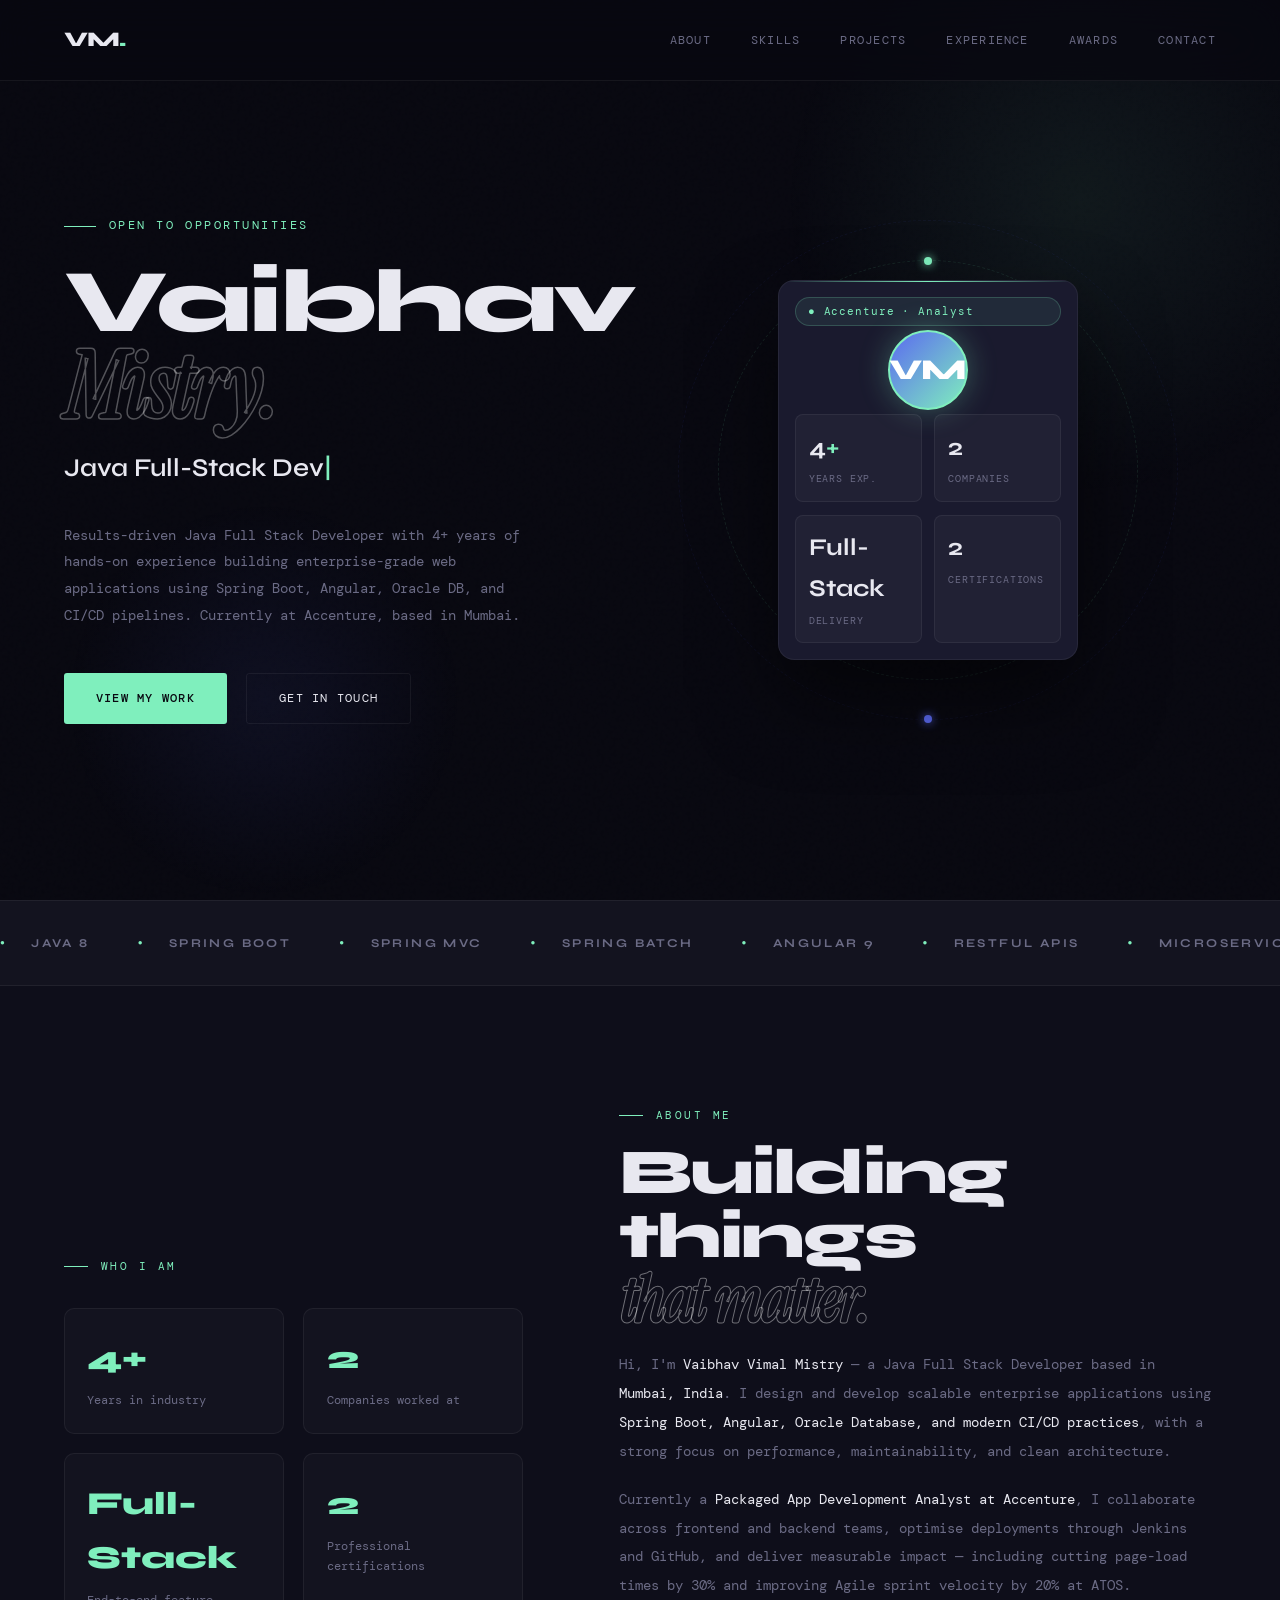
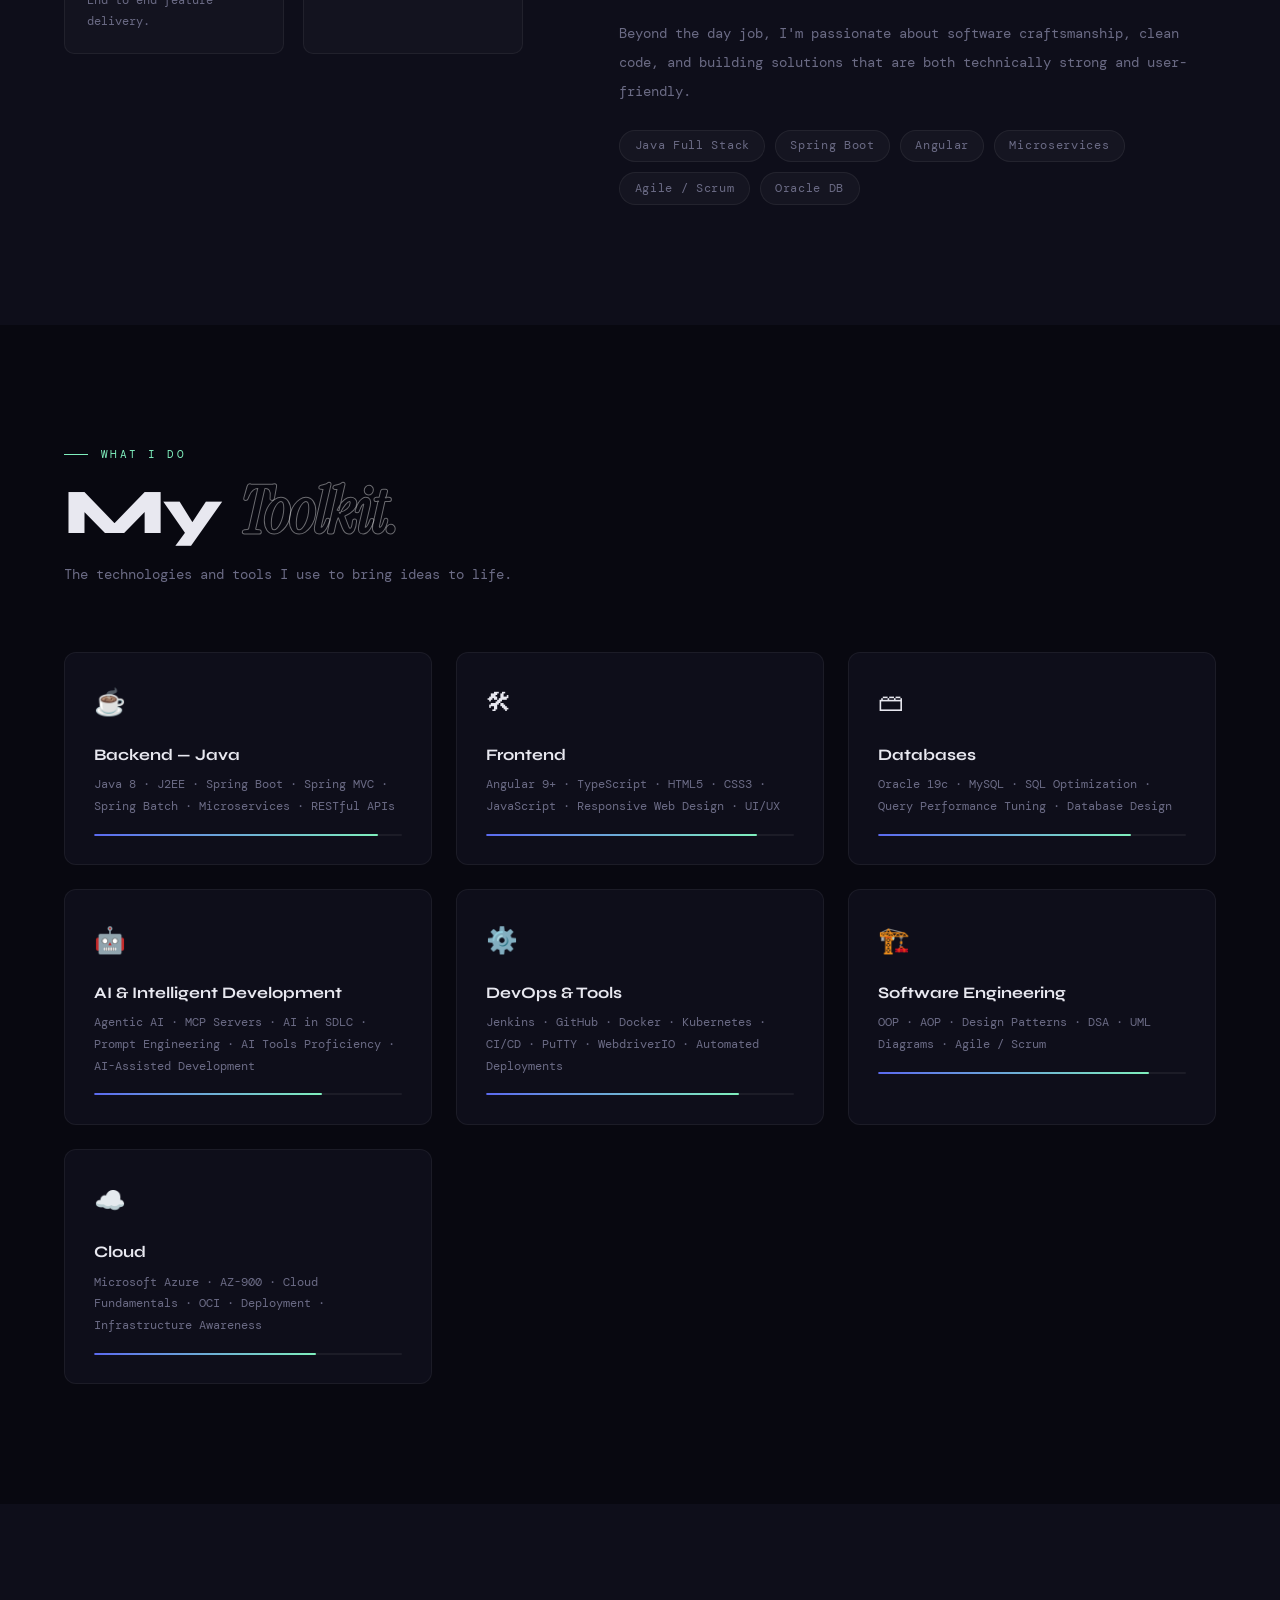
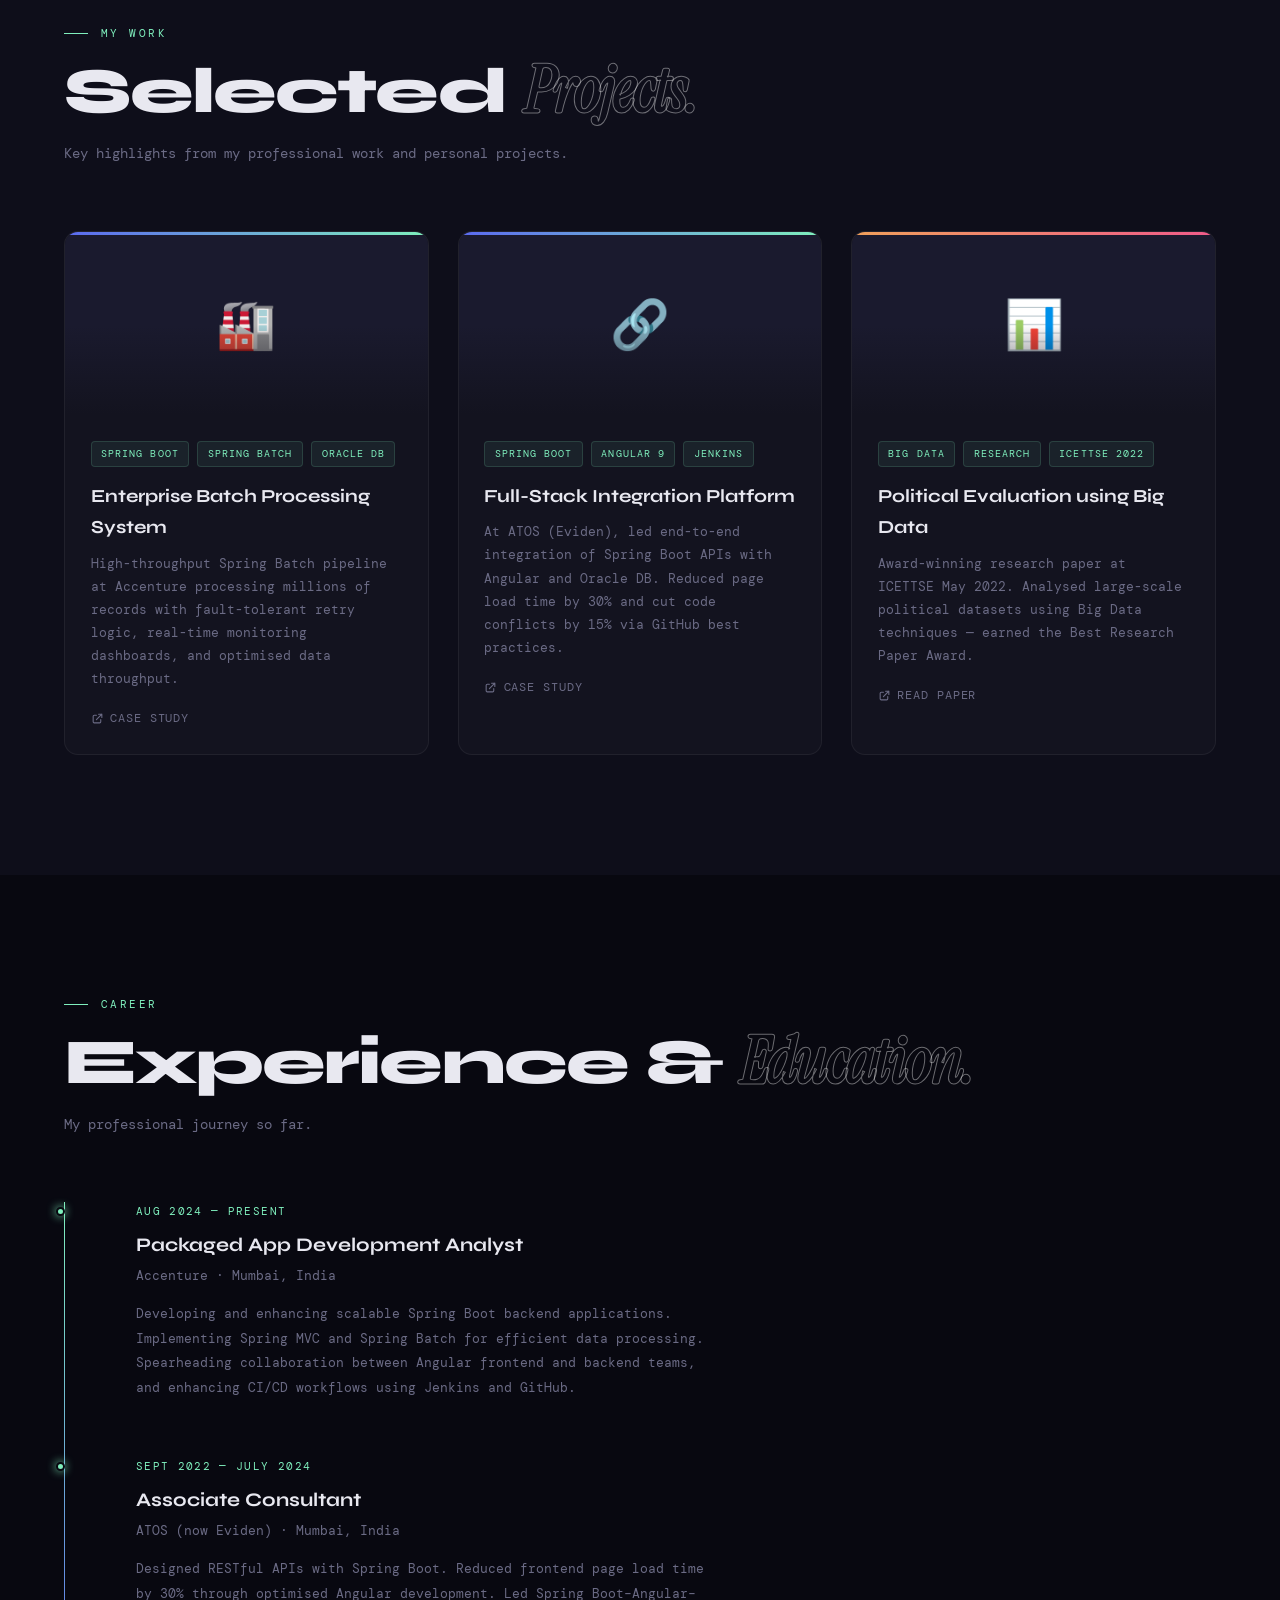
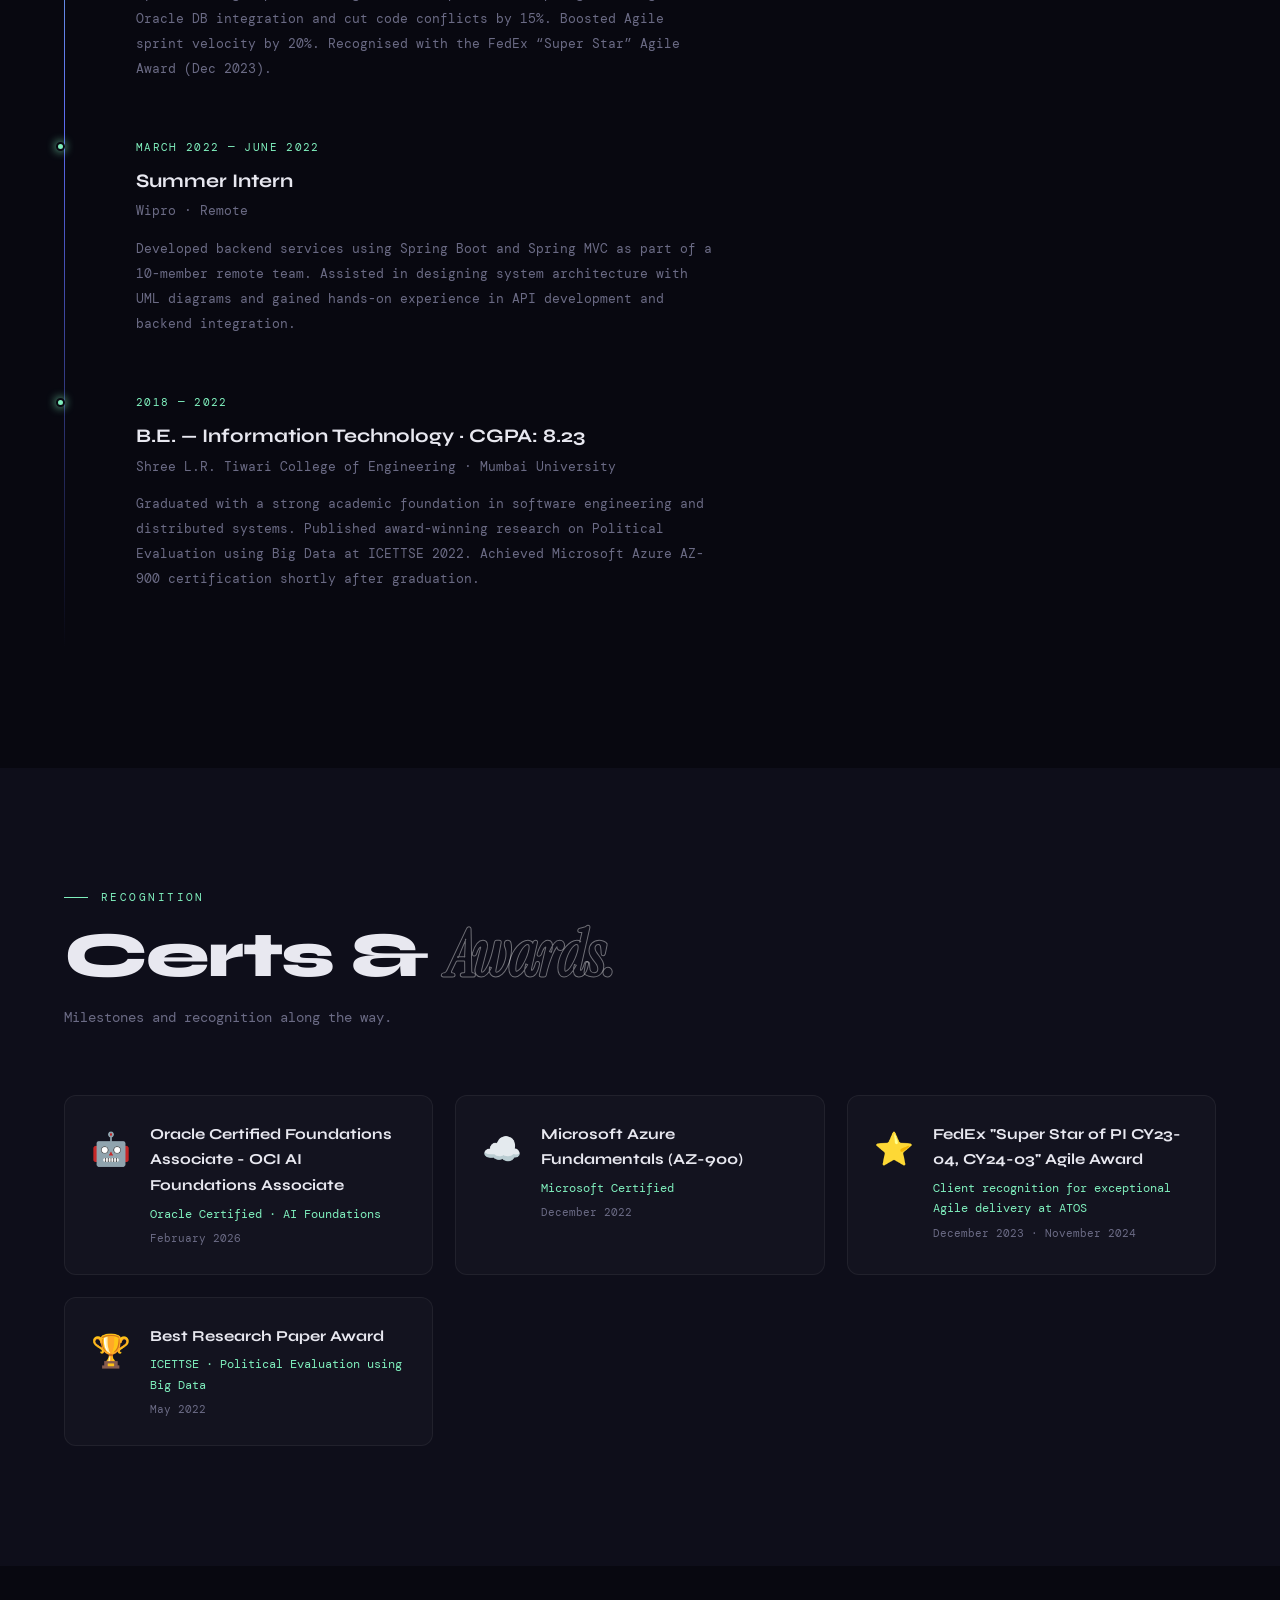
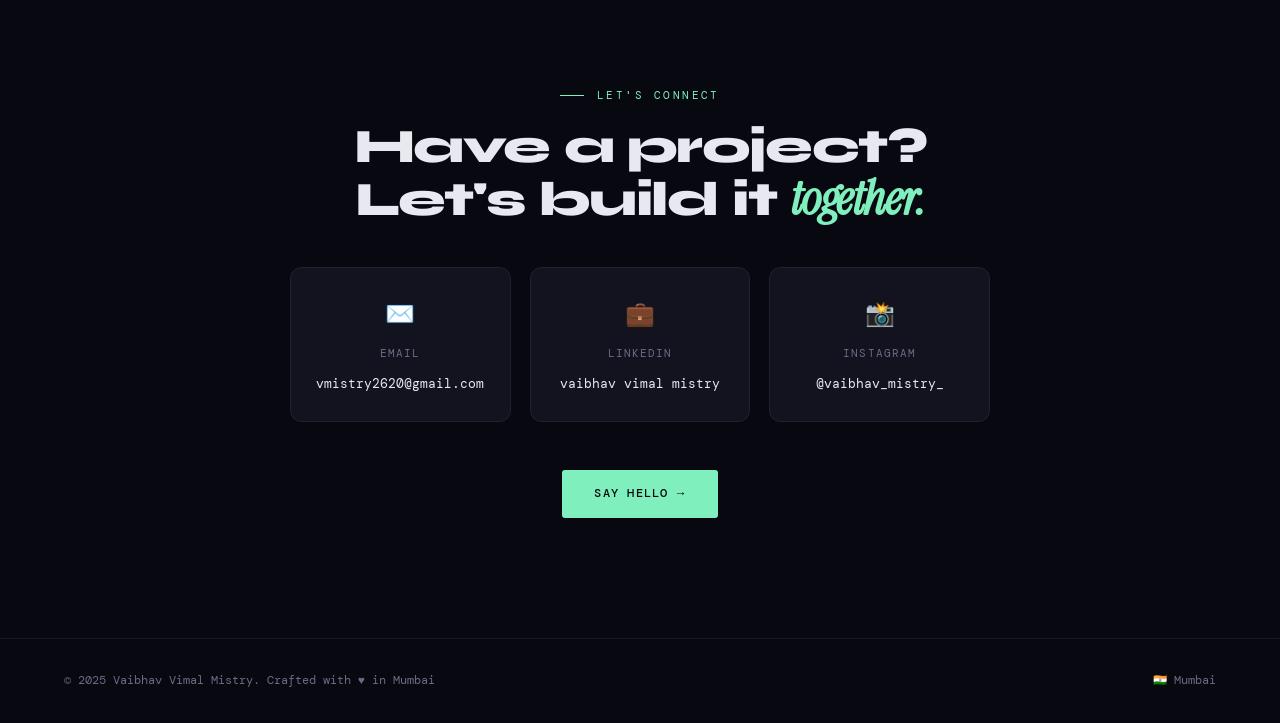
<file: index.html>
<!DOCTYPE html>
<html lang="en">
<head>
  <meta charset="UTF-8"/>
  <meta name="viewport" content="width=device-width, initial-scale=1.0"/>
  <title>Vaibhav Mistry — Portfolio</title>
  <link rel="preconnect" href="https://fonts.googleapis.com">
  <link href="https://fonts.googleapis.com/css2?family=Syne:wght@400;600;700;800&family=DM+Mono:ital,wght@0,300;0,400;1,300&family=Instrument+Serif:ital@0;1&display=swap" rel="stylesheet">
  <style>
    :root {
      --bg:#080810; --bg2:#0e0e1a; --bg3:#13131f; --surface:#1a1a2e;
      --border:rgba(255,255,255,0.06); --accent:#7fefbd; --accent2:#5b6af0;
      --accent3:#f0a05b; --text:#e8e8f0; --muted:#6b6b85;
      --glow:0 0 40px rgba(127,239,189,0.15);
      --fh:'Syne',sans-serif; --fb:'DM Mono',monospace; --fs:'Instrument Serif',serif;
    }
    *,*::before,*::after{margin:0;padding:0;box-sizing:border-box}
    html{scroll-behavior:smooth}
    body{background:var(--bg);color:var(--text);font-family:var(--fb);font-size:15px;line-height:1.7;overflow-x:hidden;cursor:none}
    body::before{content:'';position:fixed;inset:0;z-index:0;background-image:url("data:image/svg+xml,%3Csvg viewBox='0 0 256 256' xmlns='http://www.w3.org/2000/svg'%3E%3Cfilter id='n'%3E%3CfeTurbulence type='fractalNoise' baseFrequency='0.9' numOctaves='4' stitchTiles='stitch'/%3E%3C/filter%3E%3Crect width='100%25' height='100%25' filter='url(%23n)' opacity='0.04'/%3E%3C/svg%3E");pointer-events:none;opacity:.4}
    ::-webkit-scrollbar{width:4px} ::-webkit-scrollbar-track{background:var(--bg)} ::-webkit-scrollbar-thumb{background:var(--accent2);border-radius:4px}

    /* CURSOR */
    #cursor-dot{width:8px;height:8px;background:var(--accent);border-radius:50%;position:fixed;z-index:9999;pointer-events:none;transform:translate(-50%,-50%);mix-blend-mode:difference;opacity:0;transition:opacity .3s}
    #cursor-ring{width:36px;height:36px;border:1.5px solid var(--accent);border-radius:50%;position:fixed;z-index:9998;pointer-events:none;transform:translate(-50%,-50%);opacity:0;transition:width .3s,height .3s,opacity .3s}

    /* NAV */
    nav{position:fixed;top:0;left:0;right:0;z-index:100;display:flex;align-items:center;justify-content:space-between;padding:1.4rem 5vw;background:rgba(8,8,16,.7);backdrop-filter:blur(20px);border-bottom:1px solid var(--border);transition:padding .4s}
    nav.scrolled{padding:.9rem 5vw}
    .nav-logo{font-family:var(--fh);font-weight:800;font-size:1.3rem;letter-spacing:-.02em;color:var(--text);text-decoration:none}
    .nav-logo span{color:var(--accent)}
    .nav-links{display:flex;gap:2.5rem;list-style:none}
    .nav-links a{font-size:.78rem;letter-spacing:.1em;text-transform:uppercase;color:var(--muted);text-decoration:none;position:relative;transition:color .3s}
    .nav-links a::after{content:'';position:absolute;bottom:-3px;left:0;right:0;height:1px;background:var(--accent);transform:scaleX(0);transform-origin:right;transition:transform .35s cubic-bezier(.77,0,.175,1)}
    .nav-links a:hover{color:var(--text)} .nav-links a:hover::after{transform:scaleX(1);transform-origin:left}

    /* HERO */
    #hero{min-height:100vh;display:grid;grid-template-columns:1fr 1fr;align-items:center;padding:120px 5vw 80px;position:relative;overflow:hidden}
    .hero-bg-glow{position:absolute;width:600px;height:600px;border-radius:50%;background:radial-gradient(circle,rgba(127,239,189,.07) 0%,transparent 70%);top:-100px;right:-100px;pointer-events:none}
    .hero-bg-glow2{position:absolute;width:400px;height:400px;border-radius:50%;background:radial-gradient(circle,rgba(91,106,240,.08) 0%,transparent 70%);bottom:0;left:5vw;pointer-events:none}
    .hero-content{position:relative;z-index:2}
    .hero-eyebrow{font-size:.72rem;letter-spacing:.22em;text-transform:uppercase;color:var(--accent);margin-bottom:1.5rem;opacity:0;animation:fadeUp .8s .2s forwards;display:flex;align-items:center;gap:.8rem}
    .hero-eyebrow::before{content:'';display:inline-block;width:32px;height:1px;background:var(--accent)}
    .hero-name{font-family:var(--fh);font-size:clamp(3.2rem,7vw,6.5rem);font-weight:800;line-height:.95;letter-spacing:-.03em;margin-bottom:1rem;opacity:0;animation:fadeUp .8s .4s forwards}
    .hero-name .line2{display:block;color:transparent;-webkit-text-stroke:1.5px rgba(255,255,255,.3);font-style:italic;font-family:var(--fs)}
    .hero-role{font-family:var(--fh);font-size:clamp(1.1rem,2.5vw,1.6rem);font-weight:600;margin-bottom:2rem;opacity:0;animation:fadeUp .8s .55s forwards}
    .typed-cursor{color:var(--accent);animation:blink 1s infinite}
    .hero-desc{max-width:480px;color:var(--muted);font-size:.88rem;line-height:1.9;margin-bottom:2.8rem;opacity:0;animation:fadeUp .8s .7s forwards}
    .hero-cta{display:flex;gap:1.2rem;flex-wrap:wrap;opacity:0;animation:fadeUp .8s .85s forwards}
    .btn{display:inline-flex;align-items:center;gap:.5rem;padding:.85rem 2rem;font-family:var(--fb);font-size:.78rem;letter-spacing:.1em;text-transform:uppercase;text-decoration:none;border-radius:3px;cursor:none;transition:all .35s;position:relative;overflow:hidden}
    .btn-primary{background:var(--accent);color:#080810;font-weight:500}
    .btn-primary::before{content:'';position:absolute;inset:0;background:#fff;transform:translateX(-101%);transition:transform .35s cubic-bezier(.77,0,.175,1)}
    .btn-primary:hover::before{transform:translateX(0)} .btn-primary:hover{box-shadow:0 8px 30px rgba(127,239,189,.3)}
    .btn-ghost{background:transparent;color:var(--text);border:1px solid var(--border)}
    .btn-ghost:hover{border-color:var(--accent);color:var(--accent)}
    .btn span{position:relative;z-index:1}

    /* HERO VISUAL */
    .hero-visual{position:relative;z-index:2;display:flex;justify-content:center;align-items:center;opacity:0;animation:fadeIn 1.2s .6s forwards}
    .hero-card{width:300px;height:380px;background:var(--surface);border:1px solid var(--border);border-radius:16px;position:relative;overflow:hidden;box-shadow:0 40px 80px rgba(0,0,0,.5);animation:floatCard 6s ease-in-out infinite}
    .hero-card::before{content:'';position:absolute;top:0;left:0;right:0;height:1px;background:linear-gradient(90deg,transparent,var(--accent),transparent);animation:scanLine 3s linear infinite}
    .card-inner{padding:1rem;height:100%;display:flex;flex-direction:column;justify-content:space-between}
    .card-tag{display:inline-flex;align-items:center;gap:.4rem;background:rgba(127,239,189,.08);border:1px solid rgba(127,239,189,.2);border-radius:100px;padding:.25rem .75rem;font-size:.7rem;color:var(--accent);letter-spacing:.08em}
    .card-avatar{width:80px;height:80px;border-radius:50%;border:2px solid var(--accent);background:linear-gradient(135deg,var(--accent2),var(--accent));display:flex;align-items:center;justify-content:center;font-family:var(--fh);font-weight:800;font-size:1.8rem;color:#fff;margin:0 auto;box-shadow:0 0 30px rgba(127,239,189,.3)}
    .card-stats{display:grid;grid-template-columns:1fr 1fr;gap:.8rem}
    .stat{background:rgba(255,255,255,.03);border:1px solid var(--border);border-radius:8px;padding:.8rem}
    .stat-num{font-family:var(--fh);font-size:1.5rem;font-weight:700;color:var(--text)} .stat-num span{color:var(--accent)}
    .stat-label{font-size:.65rem;color:var(--muted);letter-spacing:.08em;text-transform:uppercase;margin-top:.1rem}
    .orbit{position:absolute;width:420px;height:420px;border-radius:50%;border:1px dashed rgba(127,239,189,.1);top:50%;left:50%;transform:translate(-50%,-50%);animation:spin 20s linear infinite}
    .orbit::after{content:'';position:absolute;width:8px;height:8px;background:var(--accent);border-radius:50%;top:-4px;left:50%;transform:translateX(-50%);box-shadow:0 0 10px var(--accent)}
    .orbit2{width:500px;height:500px;border-color:rgba(91,106,240,.07);animation:spin 30s linear infinite reverse}
    .orbit2::after{background:var(--accent2);box-shadow:0 0 10px var(--accent2);top:auto;bottom:-4px}

    /* SECTION SHARED */
    section{padding:120px 5vw;position:relative;z-index:1}
    .section-label{font-size:.7rem;letter-spacing:.22em;text-transform:uppercase;color:var(--accent);margin-bottom:1rem;display:flex;align-items:center;gap:.8rem}
    .section-label::before{content:'';width:24px;height:1px;background:var(--accent)}
    .section-title{font-family:var(--fh);font-size:clamp(2.2rem,5vw,4rem);font-weight:800;line-height:1;letter-spacing:-.03em;margin-bottom:1rem}
    .section-title em{font-style:italic;font-family:var(--fs);color:transparent;-webkit-text-stroke:1px rgba(255,255,255,.4)}
    .section-desc{max-width:540px;color:var(--muted);font-size:.88rem;line-height:1.9;margin-bottom:4rem}

    /* ABOUT */
    #about{background:var(--bg2)}
    .about-grid{display:grid;grid-template-columns:1fr 1.3fr;gap:6rem;align-items:center}
    .about-facts{display:grid;grid-template-columns:1fr 1fr;gap:1.2rem;margin-top:2rem}
    .fact{padding:1.4rem;background:var(--bg3);border:1px solid var(--border);border-radius:10px;transition:border-color .3s,transform .3s}
    .fact:hover{border-color:rgba(127,239,189,.3);transform:translateY(-3px)}
    .fact-num{font-family:var(--fh);font-size:2rem;font-weight:800;color:var(--accent)}
    .fact-desc{font-size:.75rem;color:var(--muted);margin-top:.3rem}
    .about-text p{color:var(--muted);font-size:.9rem;line-height:2;margin-bottom:1.2rem}
    .about-text p strong{color:var(--text);font-weight:400}
    .about-tags{display:flex;flex-wrap:wrap;gap:.6rem;margin-top:1.5rem}
    .tag{padding:.35rem .9rem;background:rgba(255,255,255,.03);border:1px solid var(--border);border-radius:100px;font-size:.72rem;color:var(--muted);letter-spacing:.06em;transition:all .3s}
    .tag:hover{border-color:var(--accent);color:var(--accent)}

    /* SKILLS */
    #skills{background:var(--bg)}
    .skills-grid{display:grid;grid-template-columns:repeat(auto-fill,minmax(280px,1fr));gap:1.5rem}
    .skill-card{background:var(--bg2);border:1px solid var(--border);border-radius:12px;padding:1.8rem;position:relative;overflow:hidden;transition:transform .35s,border-color .35s,box-shadow .35s}
    .skill-card::before{content:'';position:absolute;inset:0;background:linear-gradient(135deg,rgba(127,239,189,.04),transparent);opacity:0;transition:opacity .35s}
    .skill-card:hover{transform:translateY(-6px);border-color:rgba(127,239,189,.25);box-shadow:var(--glow)}
    .skill-card:hover::before{opacity:1}
    .skill-icon{font-size:1.6rem;margin-bottom:1rem;display:block}
    .skill-name{font-family:var(--fh);font-size:1rem;font-weight:700;margin-bottom:.4rem;color:var(--text)}
    .skill-items{font-size:.75rem;color:var(--muted);line-height:1.8}
    .skill-bar-wrap{margin-top:1rem;height:2px;background:rgba(255,255,255,.06);border-radius:2px;overflow:hidden}
    .skill-bar{height:100%;background:linear-gradient(90deg,var(--accent2),var(--accent));border-radius:2px;width:0;transition:width 1.2s cubic-bezier(.25,.46,.45,.94)}

    /* PROJECTS */
    #projects{background:var(--bg2)}
    .projects-grid{display:grid;grid-template-columns:repeat(auto-fill,minmax(340px,1fr));gap:1.8rem}
    .project-card{background:var(--bg3);border:1px solid var(--border);border-radius:14px;overflow:hidden;transition:transform .4s,border-color .4s,box-shadow .4s}
    .project-card:hover{transform:translateY(-8px);border-color:rgba(127,239,189,.3);box-shadow:0 30px 60px rgba(0,0,0,.4),var(--glow)}
    .proj-band{height:3px;background:linear-gradient(90deg,var(--accent2),var(--accent))}
    .project-img{height:180px;position:relative;overflow:hidden;background:var(--surface);display:flex;align-items:center;justify-content:center}
    .project-img-inner{font-size:3rem;transition:transform .5s}
    .project-card:hover .project-img-inner{transform:scale(1.1)}
    .project-img-overlay{position:absolute;inset:0;background:linear-gradient(to bottom,transparent 50%,var(--bg3))}
    .project-body{padding:1.6rem}
    .project-tags{display:flex;gap:.5rem;flex-wrap:wrap;margin-bottom:.9rem}
    .project-tag{font-size:.65rem;letter-spacing:.1em;text-transform:uppercase;color:var(--accent);background:rgba(127,239,189,.07);border:1px solid rgba(127,239,189,.15);padding:.2rem .6rem;border-radius:4px}
    .project-name{font-family:var(--fh);font-size:1.15rem;font-weight:700;margin-bottom:.5rem;color:var(--text)}
    .project-desc{font-size:.8rem;color:var(--muted);line-height:1.8;margin-bottom:1.2rem}
    .project-links{display:flex;gap:1rem}
    .project-link{font-size:.72rem;letter-spacing:.08em;text-transform:uppercase;text-decoration:none;color:var(--muted);display:flex;align-items:center;gap:.4rem;transition:color .3s}
    .project-link:hover{color:var(--accent)} .project-link svg{width:13px;height:13px}

    /* EXPERIENCE */
    #experience{background:var(--bg)}
    .timeline{position:relative;padding-left:2rem}
    .timeline::before{content:'';position:absolute;left:0;top:0;bottom:0;width:1px;background:linear-gradient(to bottom,var(--accent),var(--accent2),transparent)}
    .timeline-item{position:relative;padding:0 0 3.5rem 2.5rem;opacity:0;transform:translateX(-20px);transition:opacity .6s,transform .6s}
    .timeline-item.visible{opacity:1;transform:none}
    .timeline-item::before{content:'';position:absolute;left:-2.5rem;top:.3rem;width:9px;height:9px;background:var(--accent);border:2px solid var(--bg);border-radius:50%;box-shadow:0 0 10px var(--accent)}
    .timeline-date{font-size:.7rem;letter-spacing:.12em;text-transform:uppercase;color:var(--accent);margin-bottom:.5rem}
    .timeline-role{font-family:var(--fh);font-size:1.2rem;font-weight:700;margin-bottom:.2rem}
    .timeline-company{font-size:.82rem;color:var(--muted);margin-bottom:.9rem}
    .timeline-desc{font-size:.82rem;color:var(--muted);line-height:1.9;max-width:580px}

    /* CERTIFICATIONS */
    #certs{background:var(--bg2)}
    .certs-grid{display:grid;grid-template-columns:repeat(auto-fill,minmax(280px,1fr));gap:1.4rem}
    .cert-card{background:var(--bg3);border:1px solid var(--border);border-radius:12px;padding:1.6rem;display:flex;gap:1.2rem;align-items:flex-start;transition:border-color .3s,transform .3s}
    .cert-card:hover{border-color:rgba(127,239,189,.3);transform:translateY(-3px)}
    .cert-icon{font-size:2rem;flex-shrink:0}
    .cert-name{font-family:var(--fh);font-size:.95rem;font-weight:700;color:var(--text);margin-bottom:.3rem}
    .cert-org{font-size:.75rem;color:var(--accent);margin-bottom:.3rem}
    .cert-date{font-size:.7rem;color:var(--muted)}

    /* CONTACT */
    #contact{background:var(--bg);text-align:center}
    #contact .section-label{justify-content:center}
    .contact-cta{font-family:var(--fh);font-size:clamp(1.8rem,4vw,3rem);font-weight:800;letter-spacing:-.03em;margin-bottom:2.5rem;line-height:1.1}
    .contact-cta em{font-style:italic;font-family:var(--fs);color:var(--accent)}
    .contact-grid{display:grid;grid-template-columns:repeat(auto-fit,minmax(200px,1fr));gap:1.2rem;max-width:700px;margin:0 auto 3rem}
    .contact-item{background:var(--bg3);border:1px solid var(--border);border-radius:12px;padding:1.6rem;text-decoration:none;transition:border-color .3s,transform .3s,box-shadow .3s;display:flex;flex-direction:column;align-items:center;gap:.6rem}
    .contact-item:hover{border-color:rgba(127,239,189,.3);transform:translateY(-4px);box-shadow:var(--glow)}
    .contact-icon{font-size:1.5rem} .contact-label{font-size:.7rem;letter-spacing:.1em;text-transform:uppercase;color:var(--muted)}
    .contact-value{font-size:.82rem;color:var(--text)}

    /* FOOTER */
    footer{padding:2rem 5vw;border-top:1px solid var(--border);display:flex;align-items:center;justify-content:space-between;font-size:.72rem;color:var(--muted);position:relative;z-index:1}
    footer a{color:var(--muted);text-decoration:none;transition:color .3s} footer a:hover{color:var(--accent)}

    /* MARQUEE */
    .marquee-section{overflow:hidden;padding:2rem 0;background:var(--bg3);border-top:1px solid var(--border);border-bottom:1px solid var(--border);position:relative;z-index:1}
    .marquee-track{display:flex;gap:3rem;animation:marquee 22s linear infinite;white-space:nowrap;width:max-content}
    .marquee-item{font-family:var(--fh);font-size:.75rem;font-weight:700;letter-spacing:.2em;text-transform:uppercase;color:var(--muted);display:flex;align-items:center;gap:1.5rem}
    .marquee-item::before{content:'●';color:var(--accent);font-size:.5rem}

    /* REVEAL */
    .reveal{opacity:0;transform:translateY(30px);transition:opacity .7s,transform .7s}
    .reveal.visible{opacity:1;transform:none}

    /* KEYFRAMES */
    @keyframes fadeUp{from{opacity:0;transform:translateY(30px)}to{opacity:1;transform:none}}
    @keyframes fadeIn{from{opacity:0}to{opacity:1}}
    @keyframes spin{to{transform:translate(-50%,-50%) rotate(360deg)}}
    @keyframes blink{0%,100%{opacity:1}50%{opacity:0}}
    @keyframes scanLine{0%{transform:translateX(-100%)}100%{transform:translateX(100%)}}
    @keyframes marquee{to{transform:translateX(-50%)}}
    @keyframes floatCard{0%,100%{transform:translateY(0) rotate(-2deg)}50%{transform:translateY(-14px) rotate(-2deg)}}

    /* MOBILE */
    @media(max-width:900px){
      #hero{grid-template-columns:1fr;text-align:center}
      .hero-visual{display:none}
      .hero-cta{justify-content:center}
      .about-grid{grid-template-columns:1fr;gap:3rem}
      .nav-links{display:none}
    }
  </style>
</head>
<body>

<div id="cursor-dot"></div>
<div id="cursor-ring"></div>

<!-- NAV -->
<nav id="navbar">
  <a href="#" class="nav-logo">VM<span>.</span></a>
  <ul class="nav-links">
    <li><a href="#about">About</a></li>
    <li><a href="#skills">Skills</a></li>
    <li><a href="#projects">Projects</a></li>
    <li><a href="#experience">Experience</a></li>
    <li><a href="#certs">Awards</a></li>
    <li><a href="#contact">Contact</a></li>
  </ul>
</nav>

<!-- HERO -->
<section id="hero">
  <div class="hero-bg-glow"></div>
  <div class="hero-bg-glow2"></div>
  <div class="hero-content">
    <div class="hero-eyebrow">Open to Opportunities</div>
    <h1 class="hero-name">Vaibhav<br><span class="line2">Mistry.</span></h1>
    <div class="hero-role"><span id="typed-text"></span><span class="typed-cursor">|</span></div>
    <p class="hero-desc">Results-driven Java Full Stack Developer with 4+ years of hands-on experience building enterprise-grade web applications using Spring Boot, Angular, Oracle DB, and CI/CD pipelines. Currently at Accenture, based in Mumbai.</p>
    <div class="hero-cta">
      <a href="#projects" class="btn btn-primary"><span>View My Work</span></a>
      <a href="#contact" class="btn btn-ghost"><span>Get in Touch</span></a>
    </div>
  </div>
  <div class="hero-visual">
    <div class="orbit"></div>
    <div class="orbit orbit2"></div>
    <div class="hero-card">
      <div class="card-inner">
        <div class="card-tag">&#9679; Accenture &middot; Analyst</div>
        <div class="card-avatar">VM</div>
        <div class="card-stats">
          <div class="stat"><div class="stat-num">4<span>+</span></div><div class="stat-label">Years Exp.</div></div>
          <div class="stat"><div class="stat-num">2</div><div class="stat-label">Companies</div></div>
          <div class="stat"><div class="stat-num">Full-Stack</div><div class="stat-label">Delivery</div></div>
          <div class="stat"><div class="stat-num">2</div><div class="stat-label">Certifications</div></div>
        </div>
      </div>
    </div>
  </div>
</section>

<!-- MARQUEE -->
<div class="marquee-section">
  <div class="marquee-track">
    <div class="marquee-item">Java 8</div><div class="marquee-item">Spring Boot</div><div class="marquee-item">Spring MVC</div><div class="marquee-item">Spring Batch</div><div class="marquee-item">Angular 9</div><div class="marquee-item">RESTful APIs</div><div class="marquee-item">Microservices</div><div class="marquee-item">Oracle DB</div><div class="marquee-item">MySQL</div><div class="marquee-item">PostgreSQL</div><div class="marquee-item">Docker</div><div class="marquee-item">Jenkins</div><div class="marquee-item">CI/CD</div><div class="marquee-item">Azure </div>
    <div class="marquee-item">Java 8</div><div class="marquee-item">Spring Boot</div><div class="marquee-item">Spring MVC</div><div class="marquee-item">Spring Batch</div><div class="marquee-item">Angular 9</div><div class="marquee-item">RESTful APIs</div><div class="marquee-item">Microservices</div><div class="marquee-item">Oracle DB</div><div class="marquee-item">MySQL</div><div class="marquee-item">PostgreSQL</div><div class="marquee-item">Docker</div><div class="marquee-item">Jenkins</div><div class="marquee-item">CI/CD</div><div class="marquee-item">Azure </div>
  </div>
</div>

<!-- ABOUT -->
<section id="about">
  <div class="about-grid">
    <div class="reveal">
      <div class="section-label">Who I Am</div>
      <div class="about-facts">
        <div class="fact"><div class="fact-num">4+</div><div class="fact-desc">Years in industry</div></div>
        <div class="fact"><div class="fact-num">2</div><div class="fact-desc">Companies worked at</div></div>
        <div class="fact"><div class="fact-num">Full-Stack</div><div class="fact-desc">End-to-end feature delivery.</div></div>
        <div class="fact"><div class="fact-num">2</div><div class="fact-desc">Professional certifications</div></div>
      </div>
    </div>
    <div class="about-text reveal">
      <div class="section-label">About Me</div>
      <h2 class="section-title">Building things<br><em>that matter.</em></h2>
      <p>Hi, I'm <strong>Vaibhav Vimal Mistry</strong> — a Java Full Stack Developer based in <strong>Mumbai, India</strong>. I design and develop scalable enterprise applications using <strong>Spring Boot, Angular, Oracle Database, and modern CI/CD practices</strong>, with a strong focus on performance, maintainability, and clean architecture.</p>
      <p>Currently a <strong>Packaged App Development Analyst at Accenture</strong>, I collaborate across frontend and backend teams, optimise deployments through Jenkins and GitHub, and deliver measurable impact — including cutting page-load times by 30% and improving Agile sprint velocity by 20% at ATOS.</p>
      <p>Beyond the day job, I'm passionate about software craftsmanship, clean code, and building solutions that are both technically strong and user-friendly.</p>
      <div class="about-tags">
        <span class="tag">Java Full Stack</span>
        <span class="tag">Spring Boot</span>
        <span class="tag">Angular</span>
        <span class="tag">Microservices</span>
        <span class="tag">Agile / Scrum</span>
        <span class="tag">Oracle DB</span>
      </div>
    </div>
  </div>
</section>

<!-- SKILLS -->
<section id="skills">
  <div class="section-label reveal">What I Do</div>
  <h2 class="section-title reveal">My <em>Toolkit.</em></h2>
  <p class="section-desc reveal">The technologies and tools I use to bring ideas to life.</p>
  <div class="skills-grid">
    <div class="skill-card reveal">
      <span class="skill-icon">&#9749;</span>
      <div class="skill-name">Backend &mdash; Java</div>
      <div class="skill-items">Java 8 &middot; J2EE &middot; Spring Boot &middot; Spring MVC &middot; Spring Batch &middot; Microservices &middot; RESTful APIs</div>
      <div class="skill-bar-wrap"><div class="skill-bar" data-width="92"></div></div>
    </div>
    <div class="skill-card reveal">
      <span class="skill-icon">&#128736;</span>
      <div class="skill-name">Frontend</div>
      <div class="skill-items">Angular 9+ &middot; TypeScript &middot; HTML5 &middot; CSS3 &middot; JavaScript &middot; Responsive Web Design &middot; UI/UX</div>
      <div class="skill-bar-wrap"><div class="skill-bar" data-width="88"></div></div>
    </div>
    <div class="skill-card reveal">
      <span class="skill-icon">&#128451;</span>
      <div class="skill-name">Databases</div>
      <div class="skill-items">Oracle 19c &middot; MySQL &middot; SQL Optimization &middot; Query Performance Tuning &middot; Database Design</div>
      <div class="skill-bar-wrap"><div class="skill-bar" data-width="82"></div></div>
    </div>
    <div class="skill-card reveal">
      <span class="skill-icon">🤖</span>
      <div class="skill-name">AI &amp; Intelligent Development</div>
      <div class="skill-items">Agentic AI &middot; MCP Servers &middot; AI in SDLC &middot; Prompt Engineering &middot; AI Tools Proficiency &middot; AI-Assisted Development</div>
      <div class="skill-bar-wrap"><div class="skill-bar" data-width="74"></div></div>
    </div>
    <div class="skill-card reveal">
      <span class="skill-icon">&#9881;&#65039;</span>
      <div class="skill-name">DevOps &amp; Tools</div>
      <div class="skill-items">Jenkins &middot; GitHub &middot; Docker &middot; Kubernetes &middot; CI/CD &middot; PuTTY &middot; WebdriverIO &middot; Automated Deployments</div>
      <div class="skill-bar-wrap"><div class="skill-bar" data-width="82"></div></div>
    </div>
    <div class="skill-card reveal">
      <span class="skill-icon">&#127959;&#65039;</span>
      <div class="skill-name">Software Engineering</div>
      <div class="skill-items">OOP &middot; AOP &middot; Design Patterns &middot; DSA &middot; UML Diagrams &middot; Agile / Scrum</div>
      <div class="skill-bar-wrap"><div class="skill-bar" data-width="88"></div></div>
    </div>
    <div class="skill-card reveal">
      <span class="skill-icon">&#9729;&#65039;</span>
      <div class="skill-name">Cloud</div>
      <div class="skill-items">Microsoft Azure &middot; AZ-900 &middot; Cloud Fundamentals &middot; OCI &middot; Deployment &middot; Infrastructure Awareness</div>
      <div class="skill-bar-wrap"><div class="skill-bar" data-width="72"></div></div>
    </div>
  </div>
</section>

<!-- PROJECTS -->
<section id="projects">
  <div class="section-label reveal">My Work</div>
  <h2 class="section-title reveal">Selected <em>Projects.</em></h2>
  <p class="section-desc reveal">Key highlights from my professional work and personal projects.</p>
  <div class="projects-grid">
    <div class="project-card reveal">
      <div class="proj-band"></div>
      <div class="project-img"><div class="project-img-inner">&#127981;</div><div class="project-img-overlay"></div></div>
      <div class="project-body">
        <div class="project-tags"><span class="project-tag">Spring Boot</span><span class="project-tag">Spring Batch</span><span class="project-tag">Oracle DB</span></div>
        <div class="project-name">Enterprise Batch Processing System</div>
        <div class="project-desc">High-throughput Spring Batch pipeline at Accenture processing millions of records with fault-tolerant retry logic, real-time monitoring dashboards, and optimised data throughput.</div>
        <div class="project-links">
          <a href="#" class="project-link"><svg fill="none" viewBox="0 0 24 24" stroke="currentColor"><path stroke-linecap="round" stroke-linejoin="round" stroke-width="2" d="M10 6H6a2 2 0 00-2 2v10a2 2 0 002 2h10a2 2 0 002-2v-4M14 4h6m0 0v6m0-6L10 14"/></svg>Case Study</a>
        </div>
      </div>
    </div>
    <div class="project-card reveal">
      <div class="proj-band" style="background:linear-gradient(90deg,#5b6af0,#7fefbd)"></div>
      <div class="project-img"><div class="project-img-inner">&#128279;</div><div class="project-img-overlay"></div></div>
      <div class="project-body">
        <div class="project-tags"><span class="project-tag">Spring Boot</span><span class="project-tag">Angular 9</span><span class="project-tag">Jenkins</span></div>
        <div class="project-name">Full-Stack Integration Platform</div>
        <div class="project-desc">At ATOS (Eviden), led end-to-end integration of Spring Boot APIs with Angular and Oracle DB. Reduced page load time by 30% and cut code conflicts by 15% via GitHub best practices.</div>
        <div class="project-links">
          <a href="#" class="project-link"><svg fill="none" viewBox="0 0 24 24" stroke="currentColor"><path stroke-linecap="round" stroke-linejoin="round" stroke-width="2" d="M10 6H6a2 2 0 00-2 2v10a2 2 0 002 2h10a2 2 0 002-2v-4M14 4h6m0 0v6m0-6L10 14"/></svg>Case Study</a>
        </div>
      </div>
    </div>
    <div class="project-card reveal">
      <div class="proj-band" style="background:linear-gradient(90deg,#f0a05b,#f05b8a)"></div>
      <div class="project-img"><div class="project-img-inner">&#128202;</div><div class="project-img-overlay"></div></div>
      <div class="project-body">
        <div class="project-tags"><span class="project-tag">Big Data</span><span class="project-tag">Research</span><span class="project-tag">ICETTSE 2022</span></div>
        <div class="project-name">Political Evaluation using Big Data</div>
        <div class="project-desc">Award-winning research paper at ICETTSE May 2022. Analysed large-scale political datasets using Big Data techniques — earned the Best Research Paper Award.</div>
        <div class="project-links">
          <a href="#" class="project-link"><svg fill="none" viewBox="0 0 24 24" stroke="currentColor"><path stroke-linecap="round" stroke-linejoin="round" stroke-width="2" d="M10 6H6a2 2 0 00-2 2v10a2 2 0 002 2h10a2 2 0 002-2v-4M14 4h6m0 0v6m0-6L10 14"/></svg>Read Paper</a>
        </div>
      </div>
    </div>
  </div>
</section>

<!-- EXPERIENCE -->
<section id="experience">
  <div class="section-label reveal">Career</div>
  <h2 class="section-title reveal">Experience &amp; <em>Education.</em></h2>
  <p class="section-desc reveal">My professional journey so far.</p>
  <div class="timeline">
    <div class="timeline-item">
      <div class="timeline-date">Aug 2024 &mdash; Present</div>
      <div class="timeline-role">Packaged App Development Analyst</div>
      <div class="timeline-company">Accenture &middot; Mumbai, India</div>
      <div class="timeline-desc">Developing and enhancing scalable Spring Boot backend applications. Implementing Spring MVC and Spring Batch for efficient data processing. Spearheading collaboration between Angular frontend and backend teams, and enhancing CI/CD workflows using Jenkins and GitHub.</div>
    </div>
    <div class="timeline-item">
      <div class="timeline-date">Sept 2022 &mdash; July 2024</div>
      <div class="timeline-role">Associate Consultant</div>
      <div class="timeline-company">ATOS (now Eviden) &middot; Mumbai, India</div>
      <div class="timeline-desc">Designed RESTful APIs with Spring Boot. Reduced frontend page load time by 30% through optimised Angular development. Led Spring Boot&ndash;Angular&ndash;Oracle DB integration and cut code conflicts by 15%. Boosted Agile sprint velocity by 20%. Recognised with the FedEx &ldquo;Super Star&rdquo; Agile Award (Dec 2023).</div>
    </div>
    <div class="timeline-item">
      <div class="timeline-date">March 2022 &mdash; June 2022</div>
      <div class="timeline-role">Summer Intern</div>
      <div class="timeline-company">Wipro &middot; Remote</div>
      <div class="timeline-desc">Developed backend services using Spring Boot and Spring MVC as part of a 10-member remote team. Assisted in designing system architecture with UML diagrams and gained hands-on experience in API development and backend integration.</div>
    </div>
    <div class="timeline-item">
      <div class="timeline-date">2018 &mdash; 2022</div>
      <div class="timeline-role">B.E. &mdash; Information Technology &middot; CGPA: 8.23</div>
      <div class="timeline-company">Shree L.R. Tiwari College of Engineering &middot; Mumbai University</div>
      <div class="timeline-desc">Graduated with a strong academic foundation in software engineering and distributed systems. Published award-winning research on Political Evaluation using Big Data at ICETTSE 2022. Achieved Microsoft Azure AZ-900 certification shortly after graduation.</div>
    </div>
  </div>
</section>

<!-- CERTIFICATIONS & AWARDS -->
<section id="certs">
  <div class="section-label reveal">Recognition</div>
  <h2 class="section-title reveal">Certs &amp; <em>Awards.</em></h2>
  <p class="section-desc reveal">Milestones and recognition along the way.</p>
  <div class="certs-grid">
    <div class="cert-card reveal">
      <div class="cert-icon">🤖</div>
      <div>
        <div class="cert-name">Oracle Certified Foundations Associate - OCI AI Foundations Associate</div>
        <div class="cert-org">Oracle Certified &middot; AI Foundations</div>
        <div class="cert-date">February 2026</div>
      </div>
    </div>
    <div class="cert-card reveal">
      <div class="cert-icon">&#9729;&#65039;</div>
      <div>
        <div class="cert-name">Microsoft Azure Fundamentals (AZ-900)</div>
        <div class="cert-org">Microsoft Certified</div>
        <div class="cert-date">December 2022</div>
      </div>
    </div>
    <div class="cert-card reveal">
      <div class="cert-icon">&#11088;</div>
      <div>
        <div class="cert-name">FedEx "Super Star of PI CY23-04, CY24-03" Agile Award</div>
        <div class="cert-org">Client recognition for exceptional Agile delivery at ATOS</div>
        <div class="cert-date">December 2023 &middot; November 2024</div>
      </div>
    </div>
    <div class="cert-card reveal">
      <div class="cert-icon">&#127942;</div>
      <div>
        <div class="cert-name">Best Research Paper Award</div>
        <div class="cert-org">ICETTSE &middot; Political Evaluation using Big Data</div>
        <div class="cert-date">May 2022</div>
      </div>
    </div>
  </div>
</section>

<!-- CONTACT -->
<section id="contact">
  <div class="section-label reveal">Let's Connect</div>
  <div class="contact-cta reveal">Have a project?<br>Let's build it <em>together.</em></div>
  <div class="contact-grid reveal">
    <a href="mailto:vmistry2620@gmail.com" class="contact-item">
      <div class="contact-icon">&#9993;&#65039;</div>
      <div class="contact-label">Email</div>
      <div class="contact-value">vmistry2620@gmail.com</div>
    </a>
    <a href="https://www.linkedin.com/in/vaibhav-vimal-mistry-b2bb762a1/" target="_blank" class="contact-item">
      <div class="contact-icon">&#128188;</div>
      <div class="contact-label">LinkedIn</div>
      <div class="contact-value">vaibhav vimal mistry</div>
    </a>
      <a href="https://www.instagram.com/vaibhav_mistry_/" target="_blank" class="contact-item">
      <div class="contact-icon">📸</div>
      <div class="contact-label">Instagram</div>
      <div class="contact-value">@vaibhav_mistry_</div>
    </a>
  </div>
  <a href="mailto:vmistry2620@gmail.com" class="btn btn-primary reveal" style="margin:0 auto;display:inline-flex;">
    <span>Say Hello &rarr;</span>
  </a>
</section>

<footer>
  <span>&copy; 2025 Vaibhav Vimal Mistry. Crafted with &hearts; in Mumbai</span>
  <span>&#127470;&#127475; Mumbai</span>
</footer>

<script>
  // CURSOR
  const dot = document.getElementById('cursor-dot');
  const ring = document.getElementById('cursor-ring');
  let mx = -200, my = -200, rx = -200, ry = -200, cursorActive = false;

  document.addEventListener('mousemove', function(e) {
    mx = e.clientX; my = e.clientY;
    if (!cursorActive) {
      cursorActive = true;
      rx = mx; ry = my;
      dot.style.opacity = '1';
      ring.style.opacity = '0.5';
    }
  });

  (function animCursor() {
    dot.style.left = mx + 'px';
    dot.style.top  = my + 'px';
    rx += (mx - rx) * 0.12;
    ry += (my - ry) * 0.12;
    ring.style.left = rx + 'px';
    ring.style.top  = ry + 'px';
    requestAnimationFrame(animCursor);
  })();

  // NAVBAR SCROLL
  var navbar = document.getElementById('navbar');
  window.addEventListener('scroll', function() {
    navbar.classList.toggle('scrolled', window.scrollY > 60);
  });

  // TYPED TEXT
  var roles = ['Java Full-Stack Developer','Spring Boot & Angular Developer','Packaged App Dev Analyst','Forward Deployed AI Engineer'];
  var rIdx = 0, cIdx = 0, deleting = false;
  var typedEl = document.getElementById('typed-text');

  function type() {
    var word = roles[rIdx];
    typedEl.textContent = deleting ? word.slice(0, cIdx--) : word.slice(0, cIdx++);
    var delay = deleting ? 60 : 110;
    if (!deleting && cIdx > word.length) { delay = 2000; deleting = true; }
    if (deleting && cIdx < 0) { deleting = false; rIdx = (rIdx + 1) % roles.length; cIdx = 0; delay = 400; }
    setTimeout(type, delay);
  }
  setTimeout(type, 1000);

  // SCROLL REVEAL
  var observer = new IntersectionObserver(function(entries) {
    entries.forEach(function(entry) {
      if (entry.isIntersecting) {
        entry.target.classList.add('visible');
        var bar = entry.target.querySelector('.skill-bar');
        if (bar) bar.style.width = bar.dataset.width + '%';
        observer.unobserve(entry.target);
      }
    });
  }, { threshold: 0.15 });

  document.querySelectorAll('.reveal').forEach(function(el) { observer.observe(el); });
  document.querySelectorAll('.timeline-item').forEach(function(el, i) {
    el.style.transitionDelay = (i * 0.15) + 's';
    observer.observe(el);
  });
</script>
</body>
</html>
</file>
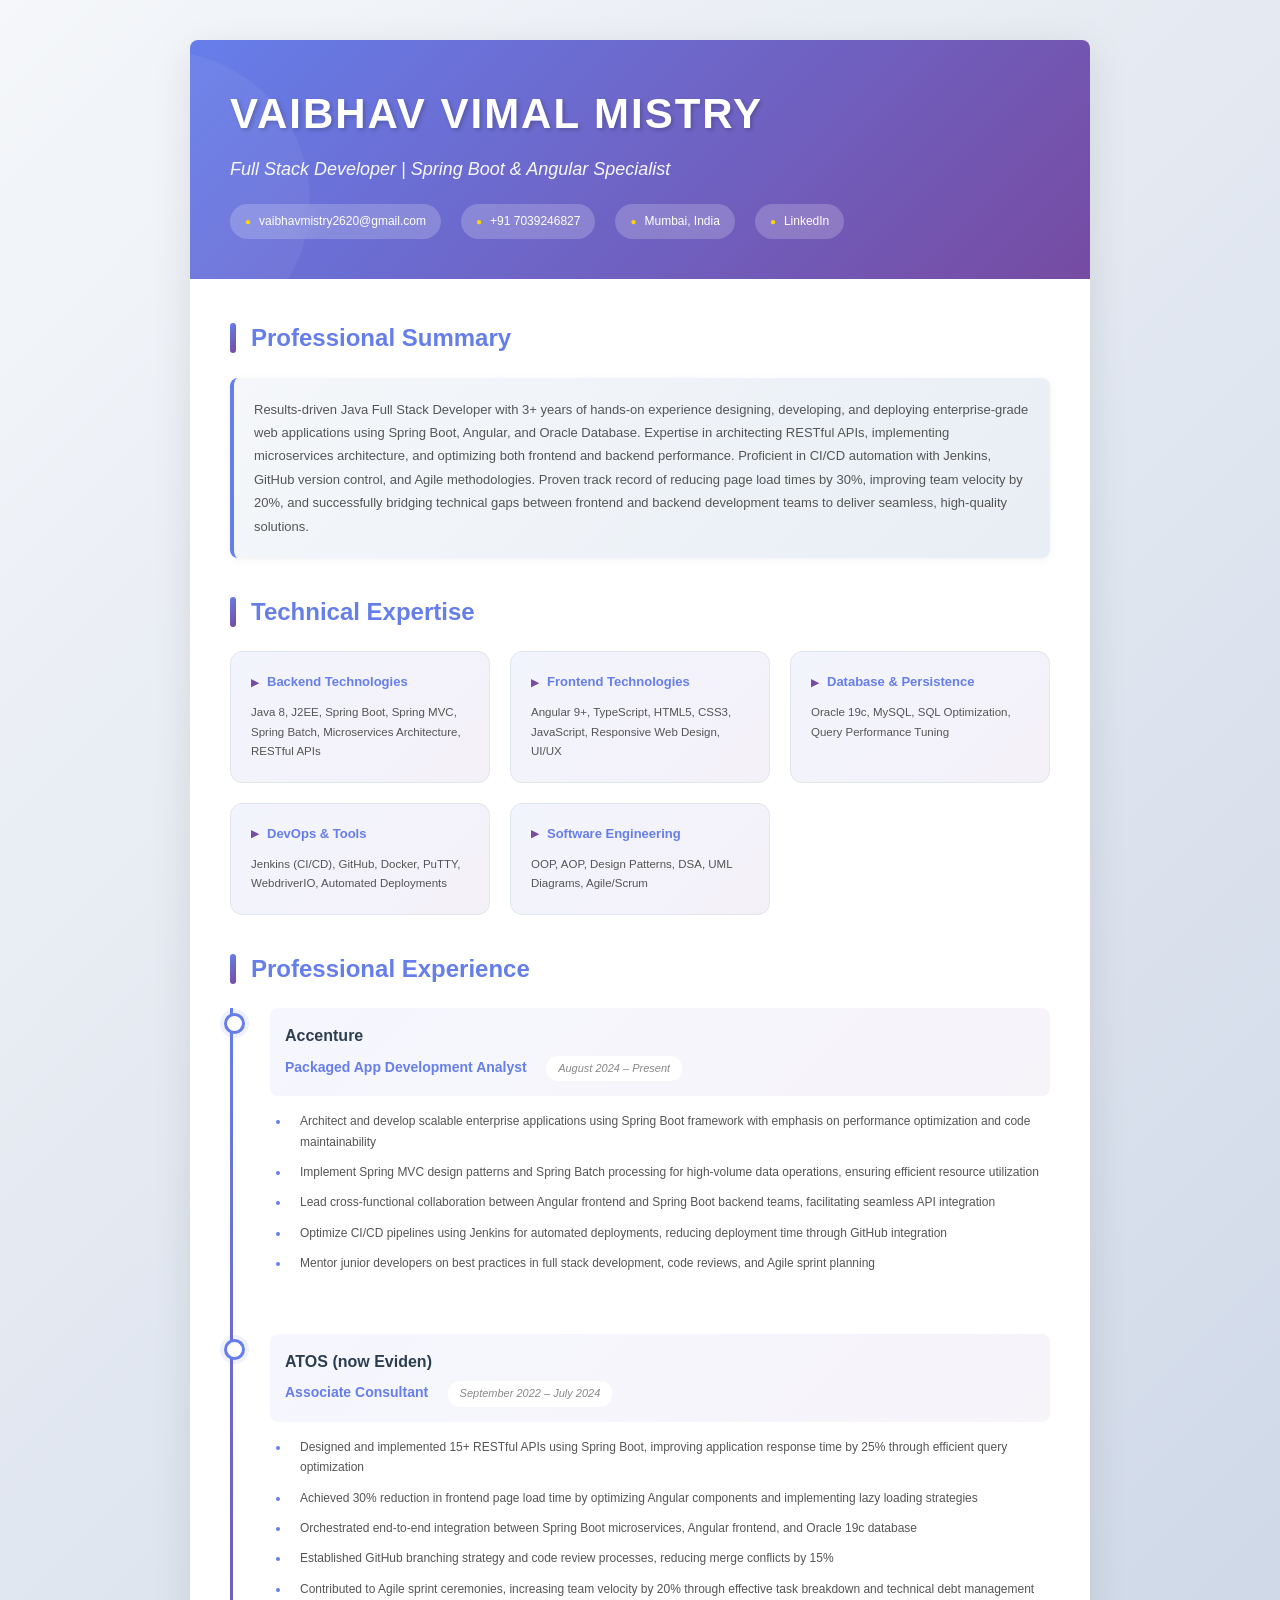
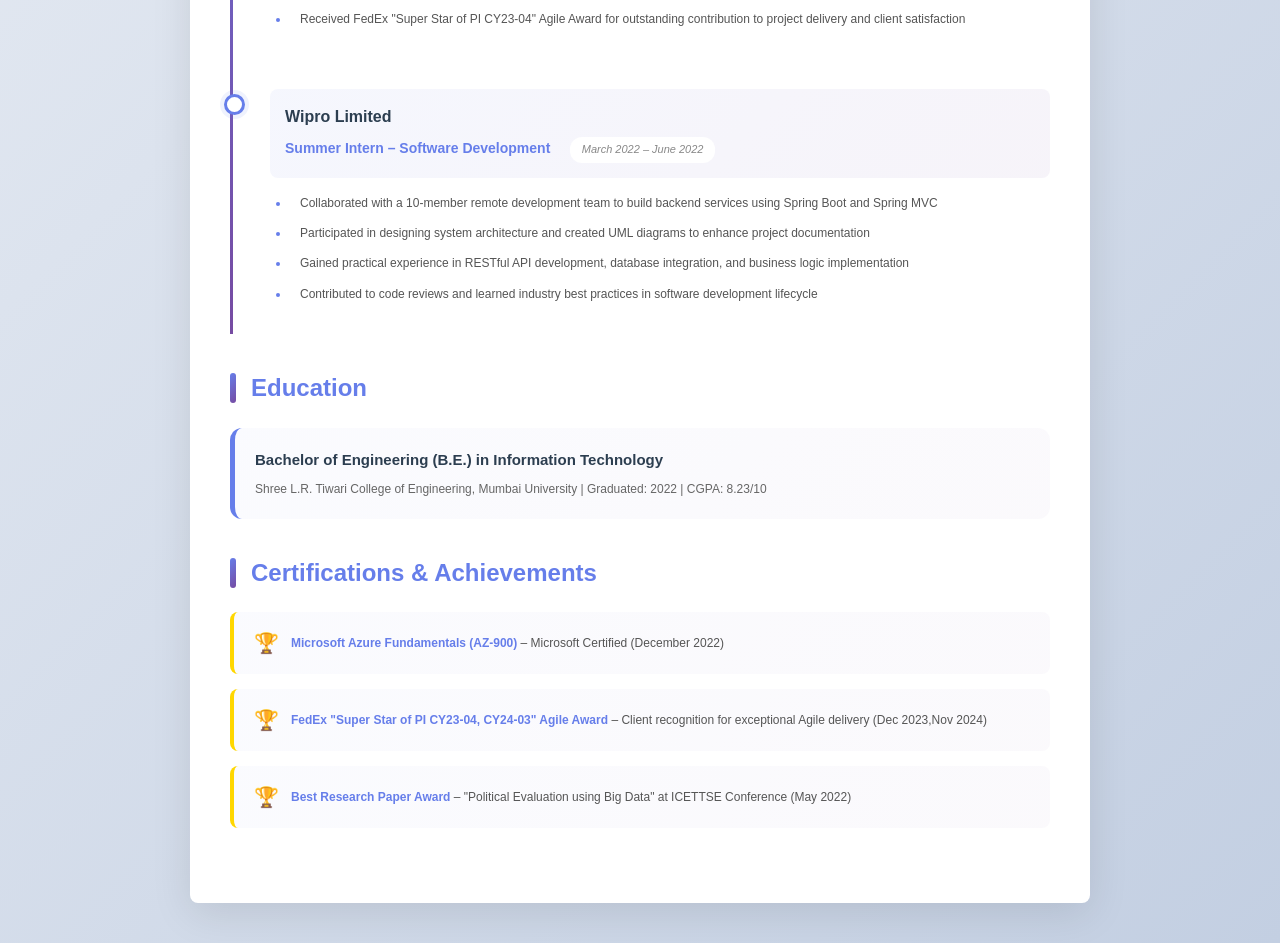
<file: index-1.html>
<!DOCTYPE html>
<html lang="en">
<head>
    <meta charset="UTF-8">
    <meta name="viewport" content="width=device-width, initial-scale=1.0">
    <title>Vaibhav Vimal Mistry - Resume</title>
    <style>
        * {
            margin: 0;
            padding: 0;
            box-sizing: border-box;
        }
        
        body {
            font-family: 'Segoe UI', Tahoma, Geneva, Verdana, sans-serif;
            line-height: 1.6;
            color: #2c3e50;
            background: linear-gradient(135deg, #f5f7fa 0%, #c3cfe2 100%);
            padding: 40px;
        }
        
        .container {
            max-width: 900px;
            margin: 0 auto;
            background: white;
            box-shadow: 0 10px 40px rgba(0,0,0,0.1);
            border-radius: 8px;
            overflow: hidden;
        }
        
        .header {
            background: linear-gradient(135deg, #667eea 0%, #764ba2 100%);
            color: white;
            padding: 40px;
            position: relative;
            overflow: hidden;
        }
        
        .header::before {
            content: '';
            position: absolute;
            top: -50%;
            right: -50%;
            width: 400px;
            height: 400px;
            background: rgba(255,255,255,0.1);
            border-radius: 50%;
        }
        
        .header::after {
            content: '';
            position: absolute;
            bottom: -30%;
            left: -20%;
            width: 300px;
            height: 300px;
            background: rgba(255,255,255,0.05);
            border-radius: 50%;
        }
        
        .header-content {
            position: relative;
            z-index: 1;
        }
        
        .header h1 {
            font-size: 42px;
            font-weight: 700;
            margin-bottom: 8px;
            letter-spacing: 2px;
            text-shadow: 2px 2px 4px rgba(0,0,0,0.2);
        }
        
        .tagline {
            font-size: 18px;
            font-weight: 300;
            opacity: 0.95;
            margin-bottom: 20px;
            font-style: italic;
        }
        
        .contact-info {
            display: flex;
            flex-wrap: wrap;
            gap: 20px;
            font-size: 12px;
            margin-top: 15px;
        }
        
        .contact-item {
            display: flex;
            align-items: center;
            gap: 8px;
            background: rgba(255,255,255,0.2);
            padding: 8px 15px;
            border-radius: 20px;
            backdrop-filter: blur(10px);
            transition: all 0.3s;
        }
        
        .contact-item:hover {
            background: rgba(255,255,255,0.3);
            transform: translateY(-2px);
        }
        
        .contact-item::before {
            content: '●';
            color: #ffd700;
            font-size: 10px;
        }
        
        .contact-item a {
            color: white;
            text-decoration: none;
        }
        
        .content {
            padding: 40px;
        }
        
        .section {
            margin-bottom: 35px;
        }
        
        .section-title {
            font-size: 24px;
            font-weight: 700;
            color: #667eea;
            margin-bottom: 20px;
            display: flex;
            align-items: center;
            gap: 15px;
        }
        
        .section-title::before {
            content: '';
            width: 6px;
            height: 30px;
            background: linear-gradient(135deg, #667eea 0%, #764ba2 100%);
            border-radius: 3px;
        }
        
        .summary {
            font-size: 13px;
            line-height: 1.8;
            color: #555;
            padding: 20px;
            background: linear-gradient(135deg, #f5f7fa 0%, #e8eef5 100%);
            border-left: 4px solid #667eea;
            border-radius: 8px;
            box-shadow: 0 2px 10px rgba(0,0,0,0.05);
        }
        
        .skills-grid {
            display: grid;
            grid-template-columns: repeat(auto-fit, minmax(250px, 1fr));
            gap: 20px;
        }
        
        .skill-card {
            background: linear-gradient(135deg, #667eea15 0%, #764ba215 100%);
            padding: 20px;
            border-radius: 12px;
            border: 1px solid #e0e6ed;
            transition: all 0.3s;
        }
        
        .skill-card:hover {
            transform: translateY(-5px);
            box-shadow: 0 8px 20px rgba(102, 126, 234, 0.2);
        }
        
        .skill-label {
            font-weight: 700;
            color: #667eea;
            margin-bottom: 10px;
            font-size: 13px;
            display: flex;
            align-items: center;
            gap: 8px;
        }
        
        .skill-label::before {
            content: '▶';
            color: #764ba2;
            font-size: 10px;
        }
        
        .skill-items {
            font-size: 11.5px;
            color: #555;
            line-height: 1.7;
        }
        
        .timeline {
            position: relative;
            padding-left: 40px;
        }
        
        .timeline::before {
            content: '';
            position: absolute;
            left: 0;
            top: 0;
            bottom: 0;
            width: 3px;
            background: linear-gradient(180deg, #667eea 0%, #764ba2 100%);
        }
        
        .job-item {
            position: relative;
            margin-bottom: 30px;
            padding-bottom: 20px;
        }
        
        .job-item::before {
            content: '';
            position: absolute;
            left: -46px;
            top: 5px;
            width: 15px;
            height: 15px;
            background: white;
            border: 3px solid #667eea;
            border-radius: 50%;
            box-shadow: 0 0 0 4px rgba(102, 126, 234, 0.1);
        }
        
        .job-header {
            background: linear-gradient(135deg, #667eea10 0%, #764ba210 100%);
            padding: 15px;
            border-radius: 8px;
            margin-bottom: 15px;
        }
        
        .company {
            font-size: 16px;
            font-weight: 700;
            color: #2c3e50;
            margin-bottom: 5px;
        }
        
        .job-title {
            font-size: 14px;
            color: #667eea;
            font-weight: 600;
            display: inline-block;
            margin-right: 15px;
        }
        
        .date {
            font-size: 11px;
            color: #888;
            font-style: italic;
            background: white;
            padding: 4px 12px;
            border-radius: 12px;
            display: inline-block;
        }
        
        .job-description ul {
            margin-left: 20px;
        }
        
        .job-description li {
            font-size: 12px;
            margin-bottom: 10px;
            line-height: 1.7;
            color: #555;
            position: relative;
            padding-left: 10px;
        }
        
        .job-description li::marker {
            color: #667eea;
        }
        
        .education-card {
            background: linear-gradient(135deg, #667eea08 0%, #764ba208 100%);
            padding: 20px;
            border-radius: 12px;
            border-left: 5px solid #667eea;
            transition: all 0.3s;
        }
        
        .education-card:hover {
            transform: translateX(5px);
            box-shadow: 0 4px 15px rgba(102, 126, 234, 0.15);
        }
        
        .education-header {
            font-size: 15px;
            font-weight: 700;
            color: #2c3e50;
            margin-bottom: 8px;
        }
        
        .education-details {
            font-size: 12px;
            color: #666;
        }
        
        .cert-list {
            display: grid;
            gap: 15px;
        }
        
        .cert-item {
            background: linear-gradient(135deg, #667eea08 0%, #764ba208 100%);
            padding: 15px 20px;
            border-radius: 8px;
            border-left: 4px solid #ffd700;
            font-size: 12px;
            color: #555;
            display: flex;
            align-items: center;
            gap: 12px;
            transition: all 0.3s;
        }
        
        .cert-item:hover {
            transform: translateX(5px);
            box-shadow: 0 4px 15px rgba(255, 215, 0, 0.2);
        }
        
        .cert-item::before {
            content: '🏆';
            font-size: 20px;
        }
        
        .cert-item strong {
            color: #667eea;
        }
        
        @media print {
            body {
                background: white;
                padding: 0;
            }
            
            .container {
                box-shadow: none;
            }
            
            .skill-card:hover,
            .job-item:hover,
            .cert-item:hover {
                transform: none;
            }
        }
        
        @media (max-width: 768px) {
            body {
                padding: 0;
                background: white;
            }
            
            .container {
                border-radius: 0;
                box-shadow: none;
            }
            
            .header {
                padding: 30px 20px;
            }
            
            .header::before,
            .header::after {
                display: none;
            }
            
            .header h1 {
                font-size: 28px;
                letter-spacing: 1px;
            }
            
            .tagline {
                font-size: 14px;
                margin-bottom: 15px;
            }
            
            .contact-info {
                flex-direction: column;
                gap: 8px;
                align-items: stretch;
            }
            
            .contact-item {
                justify-content: center;
                padding: 10px 15px;
                font-size: 11px;
            }
            
            .content {
                padding: 25px 20px;
            }
            
            .section {
                margin-bottom: 25px;
            }
            
            .section-title {
                font-size: 20px;
                gap: 10px;
            }
            
            .section-title::before {
                width: 4px;
                height: 24px;
            }
            
            .summary {
                font-size: 12px;
                padding: 15px;
                line-height: 1.7;
            }
            
            .skills-grid {
                grid-template-columns: 1fr;
                gap: 12px;
            }
            
            .skill-card {
                padding: 15px;
            }
            
            .skill-label {
                font-size: 12px;
            }
            
            .skill-items {
                font-size: 11px;
            }
            
            .timeline {
                padding-left: 25px;
            }
            
            .timeline::before {
                width: 2px;
            }
            
            .job-item {
                margin-bottom: 25px;
            }
            
            .job-item::before {
                left: -31px;
                width: 12px;
                height: 12px;
                border-width: 2px;
            }
            
            .job-header {
                padding: 12px;
            }
            
            .company {
                font-size: 14px;
                margin-bottom: 8px;
            }
            
            .job-title {
                font-size: 13px;
                display: block;
                margin-bottom: 8px;
            }
            
            .date {
                font-size: 10px;
                display: inline-block;
                margin-bottom: 5px;
            }
            
            .job-description ul {
                margin-left: 15px;
            }
            
            .job-description li {
                font-size: 11px;
                margin-bottom: 8px;
                line-height: 1.6;
                padding-left: 5px;
            }
            
            .education-card {
                padding: 15px;
            }
            
            .education-header {
                font-size: 13px;
                line-height: 1.4;
            }
            
            .education-details {
                font-size: 11px;
                line-height: 1.5;
            }
            
            .cert-list {
                gap: 12px;
            }
            
            .cert-item {
                padding: 12px 15px;
                font-size: 11px;
                flex-direction: column;
                align-items: flex-start;
                gap: 8px;
            }
            
            .cert-item::before {
                font-size: 18px;
            }
            
            /* Disable hover effects on mobile */
            .skill-card:hover,
            .education-card:hover,
            .cert-item:hover {
                transform: none;
                box-shadow: none;
            }
            
            .contact-item:hover {
                transform: none;
            }
        }
        
        @media (max-width: 480px) {
            .header h1 {
                font-size: 24px;
            }
            
            .tagline {
                font-size: 13px;
            }
            
            .section-title {
                font-size: 18px;
            }
            
            .summary {
                font-size: 11px;
            }
        }
    </style>
</head>
<body>
    <div class="container">
        <div class="header">
            <div class="header-content">
                <h1>VAIBHAV VIMAL MISTRY</h1>
                <div class="tagline">Full Stack Developer | Spring Boot & Angular Specialist</div>
                <div class="contact-info">
                    <div class="contact-item">
                        <a href="mailto:vaibhavmistry2620@gmail.com">vaibhavmistry2620@gmail.com</a>
                    </div>
                    <div class="contact-item">+91 7039246827</div>
                    <div class="contact-item">Mumbai, India</div>
                    <div class="contact-item">
                        <a href="https://www.linkedin.com/in/vaibhav-mistry" target="_blank">LinkedIn</a>
                    </div>
                </div>
            </div>
        </div>

        <div class="content">
            <div class="section">
                <div class="section-title">Professional Summary</div>
                <div class="summary">
                    Results-driven Java Full Stack Developer with 3+ years of hands-on experience designing, developing, and deploying enterprise-grade web applications using Spring Boot, Angular, and Oracle Database. Expertise in architecting RESTful APIs, implementing microservices architecture, and optimizing both frontend and backend performance. Proficient in CI/CD automation with Jenkins, GitHub version control, and Agile methodologies. Proven track record of reducing page load times by 30%, improving team velocity by 20%, and successfully bridging technical gaps between frontend and backend development teams to deliver seamless, high-quality solutions.
                </div>
            </div>

            <div class="section">
                <div class="section-title">Technical Expertise</div>
                <div class="skills-grid">
                    <div class="skill-card">
                        <div class="skill-label">Backend Technologies</div>
                        <div class="skill-items">Java 8, J2EE, Spring Boot, Spring MVC, Spring Batch, Microservices Architecture, RESTful APIs</div>
                    </div>
                    <div class="skill-card">
                        <div class="skill-label">Frontend Technologies</div>
                        <div class="skill-items">Angular 9+, TypeScript, HTML5, CSS3, JavaScript, Responsive Web Design, UI/UX</div>
                    </div>
                    <div class="skill-card">
                        <div class="skill-label">Database & Persistence</div>
                        <div class="skill-items">Oracle 19c, MySQL, SQL Optimization, Query Performance Tuning</div>
                    </div>
                    <div class="skill-card">
                        <div class="skill-label">DevOps & Tools</div>
                        <div class="skill-items">Jenkins (CI/CD), GitHub, Docker, PuTTY, WebdriverIO, Automated Deployments</div>
                    </div>
                    <div class="skill-card">
                        <div class="skill-label">Software Engineering</div>
                        <div class="skill-items">OOP, AOP, Design Patterns, DSA, UML Diagrams, Agile/Scrum</div>
                    </div>
                </div>
            </div>

            <div class="section">
                <div class="section-title">Professional Experience</div>
                <div class="timeline">
                    <div class="job-item">
                        <div class="job-header">
                            <div class="company">Accenture</div>
                            <span class="job-title">Packaged App Development Analyst</span>
                            <span class="date">August 2024 – Present</span>
                        </div>
                        <div class="job-description">
                            <ul>
                                <li>Architect and develop scalable enterprise applications using Spring Boot framework with emphasis on performance optimization and code maintainability</li>
                                <li>Implement Spring MVC design patterns and Spring Batch processing for high-volume data operations, ensuring efficient resource utilization</li>
                                <li>Lead cross-functional collaboration between Angular frontend and Spring Boot backend teams, facilitating seamless API integration</li>
                                <li>Optimize CI/CD pipelines using Jenkins for automated deployments, reducing deployment time through GitHub integration</li>
                                <li>Mentor junior developers on best practices in full stack development, code reviews, and Agile sprint planning</li>
                            </ul>
                        </div>
                    </div>

                    <div class="job-item">
                        <div class="job-header">
                            <div class="company">ATOS (now Eviden)</div>
                            <span class="job-title">Associate Consultant</span>
                            <span class="date">September 2022 – July 2024</span>
                        </div>
                        <div class="job-description">
                            <ul>
                                <li>Designed and implemented 15+ RESTful APIs using Spring Boot, improving application response time by 25% through efficient query optimization</li>
                                <li>Achieved 30% reduction in frontend page load time by optimizing Angular components and implementing lazy loading strategies</li>
                                <li>Orchestrated end-to-end integration between Spring Boot microservices, Angular frontend, and Oracle 19c database</li>
                                <li>Established GitHub branching strategy and code review processes, reducing merge conflicts by 15%</li>
                                <li>Contributed to Agile sprint ceremonies, increasing team velocity by 20% through effective task breakdown and technical debt management</li>
                                <li>Received FedEx "Super Star of PI CY23-04" Agile Award for outstanding contribution to project delivery and client satisfaction</li>
                            </ul>
                        </div>
                    </div>

                    <div class="job-item">
                        <div class="job-header">
                            <div class="company">Wipro Limited</div>
                            <span class="job-title">Summer Intern – Software Development</span>
                            <span class="date">March 2022 – June 2022</span>
                        </div>
                        <div class="job-description">
                            <ul>
                                <li>Collaborated with a 10-member remote development team to build backend services using Spring Boot and Spring MVC</li>
                                <li>Participated in designing system architecture and created UML diagrams to enhance project documentation</li>
                                <li>Gained practical experience in RESTful API development, database integration, and business logic implementation</li>
                                <li>Contributed to code reviews and learned industry best practices in software development lifecycle</li>
                            </ul>
                        </div>
                    </div>
                </div>
            </div>

            <div class="section">
                <div class="section-title">Education</div>
                <div class="education-card">
                    <div class="education-header">Bachelor of Engineering (B.E.) in Information Technology</div>
                    <div class="education-details">
                        Shree L.R. Tiwari College of Engineering, Mumbai University | Graduated: 2022 | CGPA: 8.23/10
                    </div>
                </div>
            </div>

            <div class="section">
                <div class="section-title">Certifications & Achievements</div>
                <div class="cert-list">
                    <div class="cert-item">
                        <div>
                            <strong>Microsoft Azure Fundamentals (AZ-900)</strong> – Microsoft Certified (December 2022)
                        </div>
                    </div>
                    <div class="cert-item">
                        <div>
                            <strong>FedEx "Super Star of PI CY23-04, CY24-03" Agile Award</strong> – Client recognition for exceptional Agile delivery (Dec 2023,Nov 2024)
                        </div>
                    </div>
                    <div class="cert-item">
                        <div>
                            <strong>Best Research Paper Award</strong> – "Political Evaluation using Big Data" at ICETTSE Conference (May 2022)
                        </div>
                    </div>
                </div>
            </div>
        </div>
    </div>
</body>
</html>
</file>
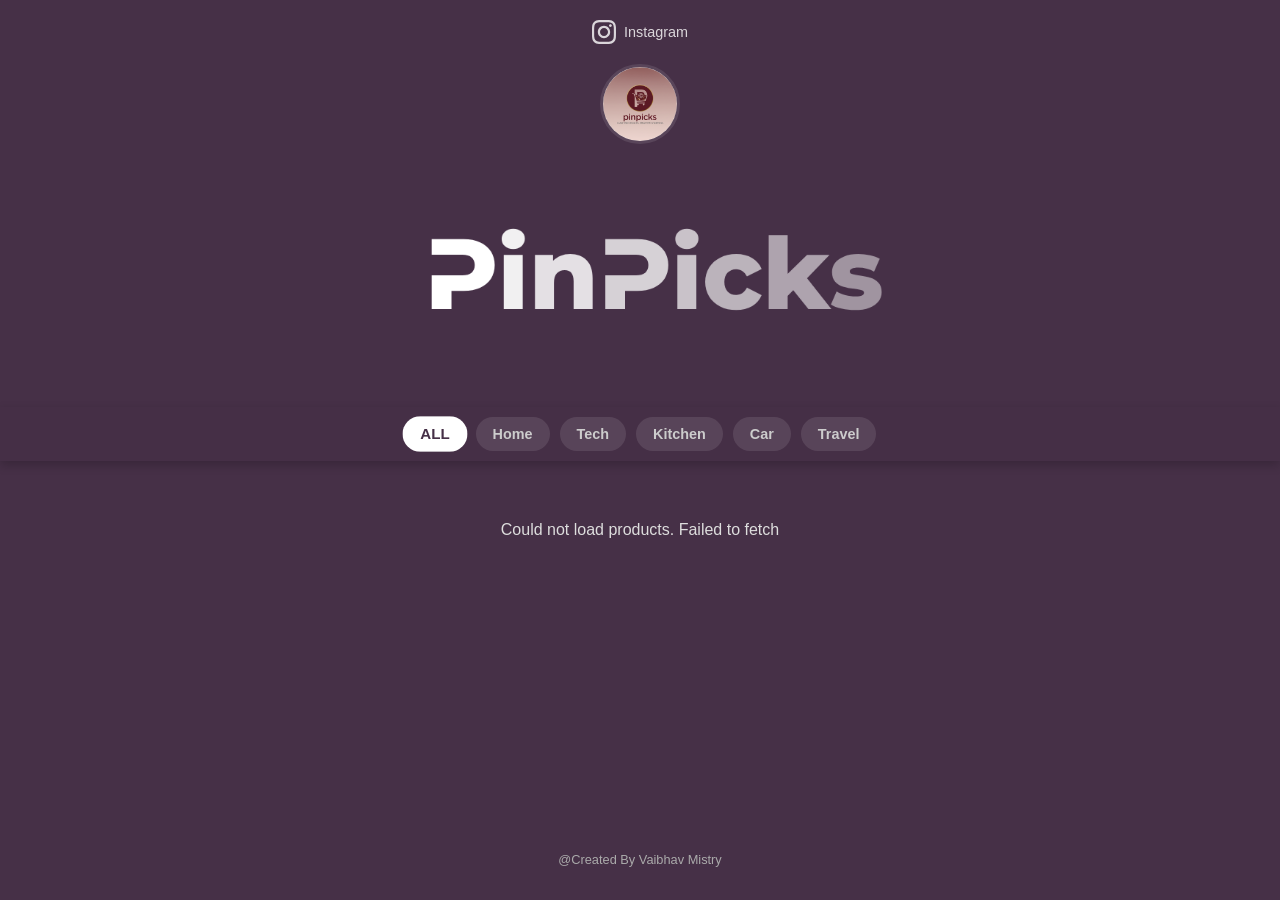
<file: page1.html>
<!DOCTYPE html>
<html lang="en">
<head>
    <meta charset="UTF-8">
    <meta name="viewport" content="width=device-width, initial-scale=1.0">
    <link rel="stylesheet" href="styles1.css">
    <title>PinPicks - Curated Finds</title>
</head>
<body>

    <header>
        <div class="social-bar">
            <a href="https://www.instagram.com/pinpicks_/" target="_blank" rel="noopener noreferrer">
                <svg viewBox="0 0 24 24" fill="currentColor" width="24" height="24">
                    <path d="M12 2.163c3.204 0 3.584.012 4.85.07 3.252.148 4.771 1.691 4.919 4.919.058 1.265.069 1.645.069 4.849 0 3.205-.012 3.584-.069 4.849-.149 3.225-1.664 4.771-4.919 4.919-1.266.058-1.644.069-4.85.069-3.204 0-3.584-.012-4.849-.069-3.225-.149-4.771-1.664-4.919-4.919-.058-1.265-.069-1.644-.069-4.849 0-3.204.012-3.584.069-4.849.149-3.225 1.664-4.771 4.919-4.919 1.266-.057 1.645-.069 4.849-.069zm0-2.163c-3.259 0-3.667.014-4.947.072-4.358.2-6.78 2.618-6.98 6.98-.059 1.281-.073 1.689-.073 4.948 0 3.259.014 3.668.072 4.948.2 4.358 2.618 6.78 6.98 6.98 1.281.058 1.689.072 4.948.072 3.259 0 3.668-.014 4.948-.072 4.354-.2 6.782-2.618 6.979-6.98.059-1.28.073-1.689.073-4.948 0-3.259-.014-3.667-.072-4.947-.196-4.354-2.617-6.78-6.979-6.98-1.281-.059-1.69-.073-4.949-.073zm0 5.838c-3.403 0-6.162 2.759-6.162 6.162s2.759 6.163 6.162 6.163 6.162-2.759 6.162-6.163c0-3.403-2.759-6.162-6.162-6.162zm0 10.162c-2.209 0-4-1.79-4-4 0-2.209 1.791-4 4-4s4 1.791 4 4c0 2.21-1.791 4-4 4zm6.406-11.845c-.796 0-1.441.645-1.441 1.44s.645 1.44 1.441 1.44c.795 0 1.439-.645 1.439-1.44s-.644-1.44-1.439-1.44z"/>
                </svg>
                <span>Instagram</span>
            </a>
        </div>

        <div class="brand-header">
            <div class="profile-pic">
                <img src="./assets/jpeg/pinpicks logo.png" alt="Profile">
            </div>
            <div class="navbar"><img src="./assets/jpeg/Pinpicks Name.png" alt="PinPicks" srcset=""></div>
        </div>
    </header>

    <div class="filter-wrapper">
        <div class="filter-container">
            <input type="radio" id="all" name="toggle" value="all" checked>
            <label for="all">ALL</label>

            <input type="radio" id="home" name="toggle" value="home">
            <label for="home">Home</label>

            <input type="radio" id="tech" name="toggle" value="tech">
            <label for="tech">Tech</label>

            <input type="radio" id="kitchen" name="toggle" value="kitchen">
            <label for="kitchen">Kitchen</label>

            <input type="radio" id="car" name="toggle" value="car">
            <label for="car">Car</label>

            <input type="radio" id="travel" name="toggle" value="travel">
            <label for="travel">Travel</label>
        </div>
    </div>

    <div
        class="products-grid"
        data-sheet-url="https://docs.google.com/spreadsheets/d/1J0o9zZeG07U3XQjyrW3_i90C4o6_w0aobvY-4m9YHJQ/edit?usp=sharing"
    ></div>

    <div class="footer"><p>@Created By Vaibhav Mistry</p></div>

    <script src="./script.js"></script>
</body>
</html>
</file>
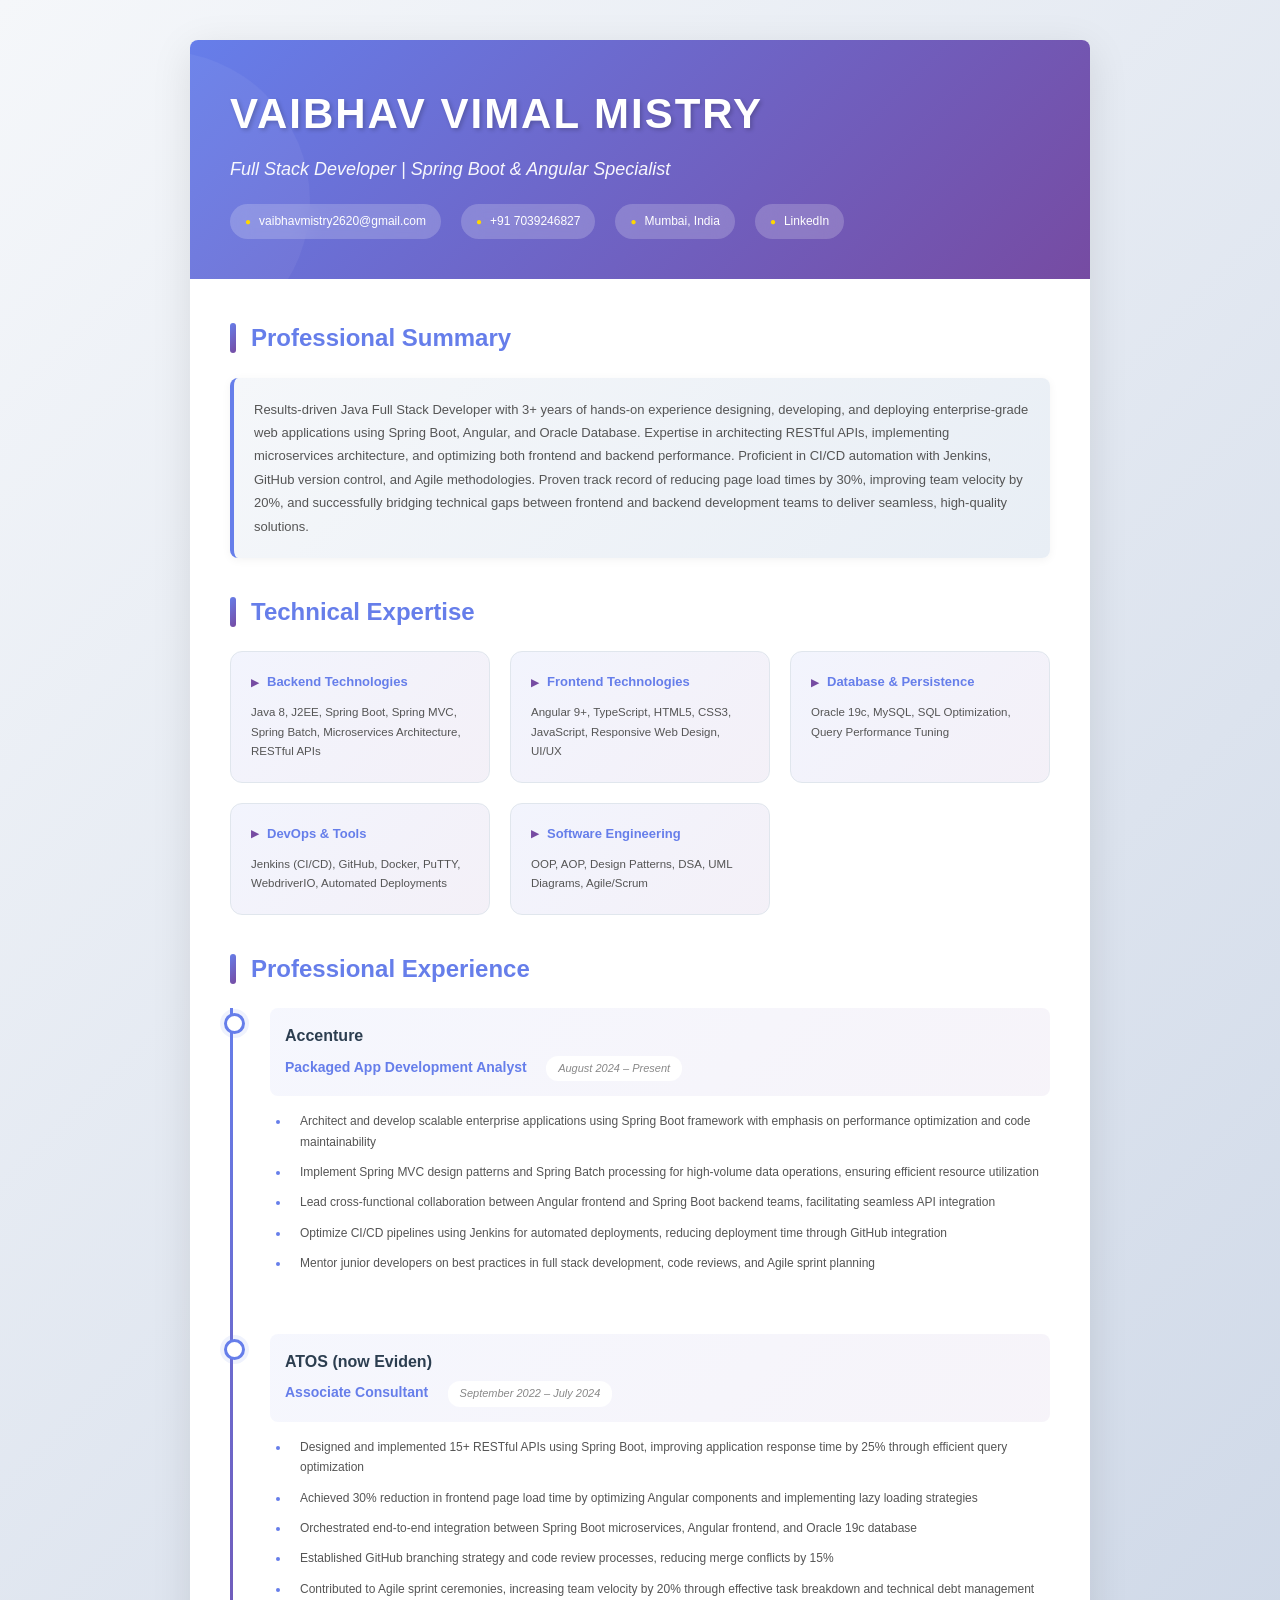
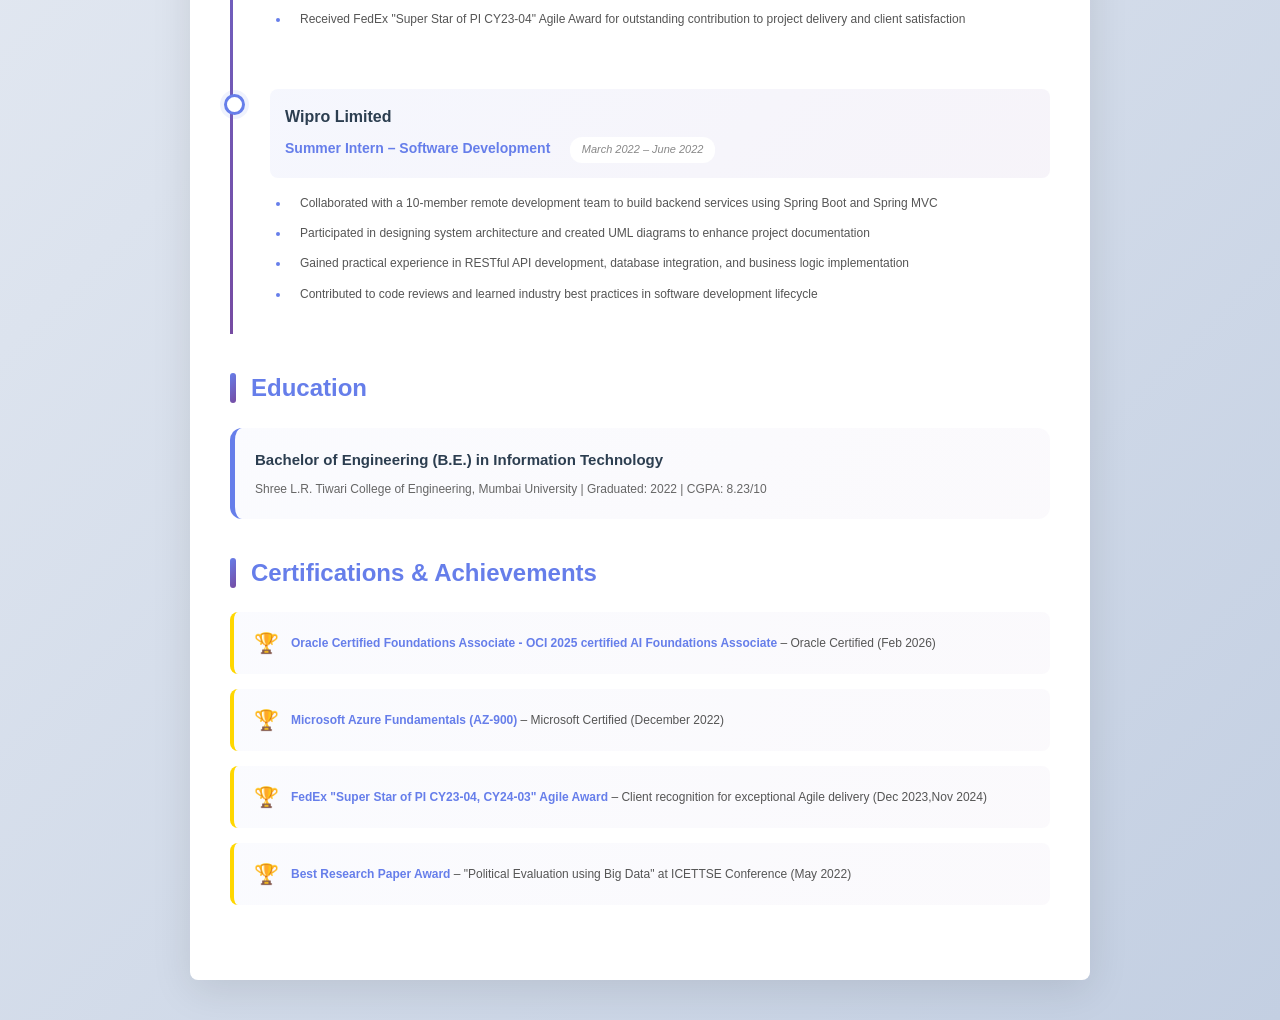
<file: resume.html>
<!DOCTYPE html>
<html lang="en">
<head>
    <meta charset="UTF-8">
    <meta name="viewport" content="width=device-width, initial-scale=1.0">
    <title>Vaibhav Vimal Mistry - Resume</title>
    <style>
        * {
            margin: 0;
            padding: 0;
            box-sizing: border-box;
        }
        
        body {
            font-family: 'Segoe UI', Tahoma, Geneva, Verdana, sans-serif;
            line-height: 1.6;
            color: #2c3e50;
            background: linear-gradient(135deg, #f5f7fa 0%, #c3cfe2 100%);
            padding: 40px;
        }
        
        .container {
            max-width: 900px;
            margin: 0 auto;
            background: white;
            box-shadow: 0 10px 40px rgba(0,0,0,0.1);
            border-radius: 8px;
            overflow: hidden;
        }
        
        .header {
            background: linear-gradient(135deg, #667eea 0%, #764ba2 100%);
            color: white;
            padding: 40px;
            position: relative;
            overflow: hidden;
        }
        
        .header::before {
            content: '';
            position: absolute;
            top: -50%;
            right: -50%;
            width: 400px;
            height: 400px;
            background: rgba(255,255,255,0.1);
            border-radius: 50%;
        }
        
        .header::after {
            content: '';
            position: absolute;
            bottom: -30%;
            left: -20%;
            width: 300px;
            height: 300px;
            background: rgba(255,255,255,0.05);
            border-radius: 50%;
        }
        
        .header-content {
            position: relative;
            z-index: 1;
        }
        
        .header h1 {
            font-size: 42px;
            font-weight: 700;
            margin-bottom: 8px;
            letter-spacing: 2px;
            text-shadow: 2px 2px 4px rgba(0,0,0,0.2);
        }
        
        .tagline {
            font-size: 18px;
            font-weight: 300;
            opacity: 0.95;
            margin-bottom: 20px;
            font-style: italic;
        }
        
        .contact-info {
            display: flex;
            flex-wrap: wrap;
            gap: 20px;
            font-size: 12px;
            margin-top: 15px;
        }
        
        .contact-item {
            display: flex;
            align-items: center;
            gap: 8px;
            background: rgba(255,255,255,0.2);
            padding: 8px 15px;
            border-radius: 20px;
            backdrop-filter: blur(10px);
            transition: all 0.3s;
        }
        
        .contact-item:hover {
            background: rgba(255,255,255,0.3);
            transform: translateY(-2px);
        }
        
        .contact-item::before {
            content: '●';
            color: #ffd700;
            font-size: 10px;
        }
        
        .contact-item a {
            color: white;
            text-decoration: none;
        }
        
        .content {
            padding: 40px;
        }
        
        .section {
            margin-bottom: 35px;
        }
        
        .section-title {
            font-size: 24px;
            font-weight: 700;
            color: #667eea;
            margin-bottom: 20px;
            display: flex;
            align-items: center;
            gap: 15px;
        }
        
        .section-title::before {
            content: '';
            width: 6px;
            height: 30px;
            background: linear-gradient(135deg, #667eea 0%, #764ba2 100%);
            border-radius: 3px;
        }
        
        .summary {
            font-size: 13px;
            line-height: 1.8;
            color: #555;
            padding: 20px;
            background: linear-gradient(135deg, #f5f7fa 0%, #e8eef5 100%);
            border-left: 4px solid #667eea;
            border-radius: 8px;
            box-shadow: 0 2px 10px rgba(0,0,0,0.05);
        }
        
        .skills-grid {
            display: grid;
            grid-template-columns: repeat(auto-fit, minmax(250px, 1fr));
            gap: 20px;
        }
        
        .skill-card {
            background: linear-gradient(135deg, #667eea15 0%, #764ba215 100%);
            padding: 20px;
            border-radius: 12px;
            border: 1px solid #e0e6ed;
            transition: all 0.3s;
        }
        
        .skill-card:hover {
            transform: translateY(-5px);
            box-shadow: 0 8px 20px rgba(102, 126, 234, 0.2);
        }
        
        .skill-label {
            font-weight: 700;
            color: #667eea;
            margin-bottom: 10px;
            font-size: 13px;
            display: flex;
            align-items: center;
            gap: 8px;
        }
        
        .skill-label::before {
            content: '▶';
            color: #764ba2;
            font-size: 10px;
        }
        
        .skill-items {
            font-size: 11.5px;
            color: #555;
            line-height: 1.7;
        }
        
        .timeline {
            position: relative;
            padding-left: 40px;
        }
        
        .timeline::before {
            content: '';
            position: absolute;
            left: 0;
            top: 0;
            bottom: 0;
            width: 3px;
            background: linear-gradient(180deg, #667eea 0%, #764ba2 100%);
        }
        
        .job-item {
            position: relative;
            margin-bottom: 30px;
            padding-bottom: 20px;
        }
        
        .job-item::before {
            content: '';
            position: absolute;
            left: -46px;
            top: 5px;
            width: 15px;
            height: 15px;
            background: white;
            border: 3px solid #667eea;
            border-radius: 50%;
            box-shadow: 0 0 0 4px rgba(102, 126, 234, 0.1);
        }
        
        .job-header {
            background: linear-gradient(135deg, #667eea10 0%, #764ba210 100%);
            padding: 15px;
            border-radius: 8px;
            margin-bottom: 15px;
        }
        
        .company {
            font-size: 16px;
            font-weight: 700;
            color: #2c3e50;
            margin-bottom: 5px;
        }
        
        .job-title {
            font-size: 14px;
            color: #667eea;
            font-weight: 600;
            display: inline-block;
            margin-right: 15px;
        }
        
        .date {
            font-size: 11px;
            color: #888;
            font-style: italic;
            background: white;
            padding: 4px 12px;
            border-radius: 12px;
            display: inline-block;
        }
        
        .job-description ul {
            margin-left: 20px;
        }
        
        .job-description li {
            font-size: 12px;
            margin-bottom: 10px;
            line-height: 1.7;
            color: #555;
            position: relative;
            padding-left: 10px;
        }
        
        .job-description li::marker {
            color: #667eea;
        }
        
        .education-card {
            background: linear-gradient(135deg, #667eea08 0%, #764ba208 100%);
            padding: 20px;
            border-radius: 12px;
            border-left: 5px solid #667eea;
            transition: all 0.3s;
        }
        
        .education-card:hover {
            transform: translateX(5px);
            box-shadow: 0 4px 15px rgba(102, 126, 234, 0.15);
        }
        
        .education-header {
            font-size: 15px;
            font-weight: 700;
            color: #2c3e50;
            margin-bottom: 8px;
        }
        
        .education-details {
            font-size: 12px;
            color: #666;
        }
        
        .cert-list {
            display: grid;
            gap: 15px;
        }
        
        .cert-item {
            background: linear-gradient(135deg, #667eea08 0%, #764ba208 100%);
            padding: 15px 20px;
            border-radius: 8px;
            border-left: 4px solid #ffd700;
            font-size: 12px;
            color: #555;
            display: flex;
            align-items: center;
            gap: 12px;
            transition: all 0.3s;
        }
        
        .cert-item:hover {
            transform: translateX(5px);
            box-shadow: 0 4px 15px rgba(255, 215, 0, 0.2);
        }
        
        .cert-item::before {
            content: '🏆';
            font-size: 20px;
        }
        
        .cert-item strong {
            color: #667eea;
        }
        
        @media print {
            body {
                background: white;
                padding: 0;
            }
            
            .container {
                box-shadow: none;
            }
            
            .skill-card:hover,
            .job-item:hover,
            .cert-item:hover {
                transform: none;
            }
        }
        
        @media (max-width: 768px) {
            body {
                padding: 0;
                background: white;
            }
            
            .container {
                border-radius: 0;
                box-shadow: none;
            }
            
            .header {
                padding: 30px 20px;
            }
            
            .header::before,
            .header::after {
                display: none;
            }
            
            .header h1 {
                font-size: 28px;
                letter-spacing: 1px;
            }
            
            .tagline {
                font-size: 14px;
                margin-bottom: 15px;
            }
            
            .contact-info {
                flex-direction: column;
                gap: 8px;
                align-items: stretch;
            }
            
            .contact-item {
                justify-content: center;
                padding: 10px 15px;
                font-size: 11px;
            }
            
            .content {
                padding: 25px 20px;
            }
            
            .section {
                margin-bottom: 25px;
            }
            
            .section-title {
                font-size: 20px;
                gap: 10px;
            }
            
            .section-title::before {
                width: 4px;
                height: 24px;
            }
            
            .summary {
                font-size: 12px;
                padding: 15px;
                line-height: 1.7;
            }
            
            .skills-grid {
                grid-template-columns: 1fr;
                gap: 12px;
            }
            
            .skill-card {
                padding: 15px;
            }
            
            .skill-label {
                font-size: 12px;
            }
            
            .skill-items {
                font-size: 11px;
            }
            
            .timeline {
                padding-left: 25px;
            }
            
            .timeline::before {
                width: 2px;
            }
            
            .job-item {
                margin-bottom: 25px;
            }
            
            .job-item::before {
                left: -31px;
                width: 12px;
                height: 12px;
                border-width: 2px;
            }
            
            .job-header {
                padding: 12px;
            }
            
            .company {
                font-size: 14px;
                margin-bottom: 8px;
            }
            
            .job-title {
                font-size: 13px;
                display: block;
                margin-bottom: 8px;
            }
            
            .date {
                font-size: 10px;
                display: inline-block;
                margin-bottom: 5px;
            }
            
            .job-description ul {
                margin-left: 15px;
            }
            
            .job-description li {
                font-size: 11px;
                margin-bottom: 8px;
                line-height: 1.6;
                padding-left: 5px;
            }
            
            .education-card {
                padding: 15px;
            }
            
            .education-header {
                font-size: 13px;
                line-height: 1.4;
            }
            
            .education-details {
                font-size: 11px;
                line-height: 1.5;
            }
            
            .cert-list {
                gap: 12px;
            }
            
            .cert-item {
                padding: 12px 15px;
                font-size: 11px;
                flex-direction: column;
                align-items: flex-start;
                gap: 8px;
            }
            
            .cert-item::before {
                font-size: 18px;
            }
            
            /* Disable hover effects on mobile */
            .skill-card:hover,
            .education-card:hover,
            .cert-item:hover {
                transform: none;
                box-shadow: none;
            }
            
            .contact-item:hover {
                transform: none;
            }
        }
        
        @media (max-width: 480px) {
            .header h1 {
                font-size: 24px;
            }
            
            .tagline {
                font-size: 13px;
            }
            
            .section-title {
                font-size: 18px;
            }
            
            .summary {
                font-size: 11px;
            }
        }
    </style>
</head>
<body>
    <div class="container">
        <div class="header">
            <div class="header-content">
                <h1>VAIBHAV VIMAL MISTRY</h1>
                <div class="tagline">Full Stack Developer | Spring Boot & Angular Specialist</div>
                <div class="contact-info">
                    <div class="contact-item">
                        <a href="mailto:vaibhavmistry2620@gmail.com">vaibhavmistry2620@gmail.com</a>
                    </div>
                    <div class="contact-item">+91 7039246827</div>
                    <div class="contact-item">Mumbai, India</div>
                    <div class="contact-item">
                        <a href="https://www.linkedin.com/in/vaibhav-mistry" target="_blank">LinkedIn</a>
                    </div>
                </div>
            </div>
        </div>

        <div class="content">
            <div class="section">
                <div class="section-title">Professional Summary</div>
                <div class="summary">
                    Results-driven Java Full Stack Developer with 3+ years of hands-on experience designing, developing, and deploying enterprise-grade web applications using Spring Boot, Angular, and Oracle Database. Expertise in architecting RESTful APIs, implementing microservices architecture, and optimizing both frontend and backend performance. Proficient in CI/CD automation with Jenkins, GitHub version control, and Agile methodologies. Proven track record of reducing page load times by 30%, improving team velocity by 20%, and successfully bridging technical gaps between frontend and backend development teams to deliver seamless, high-quality solutions.
                </div>
            </div>

            <div class="section">
                <div class="section-title">Technical Expertise</div>
                <div class="skills-grid">
                    <div class="skill-card">
                        <div class="skill-label">Backend Technologies</div>
                        <div class="skill-items">Java 8, J2EE, Spring Boot, Spring MVC, Spring Batch, Microservices Architecture, RESTful APIs</div>
                    </div>
                    <div class="skill-card">
                        <div class="skill-label">Frontend Technologies</div>
                        <div class="skill-items">Angular 9+, TypeScript, HTML5, CSS3, JavaScript, Responsive Web Design, UI/UX</div>
                    </div>
                    <div class="skill-card">
                        <div class="skill-label">Database & Persistence</div>
                        <div class="skill-items">Oracle 19c, MySQL, SQL Optimization, Query Performance Tuning</div>
                    </div>
                    <div class="skill-card">
                        <div class="skill-label">DevOps & Tools</div>
                        <div class="skill-items">Jenkins (CI/CD), GitHub, Docker, PuTTY, WebdriverIO, Automated Deployments</div>
                    </div>
                    <div class="skill-card">
                        <div class="skill-label">Software Engineering</div>
                        <div class="skill-items">OOP, AOP, Design Patterns, DSA, UML Diagrams, Agile/Scrum</div>
                    </div>
                </div>
            </div>

            <div class="section">
                <div class="section-title">Professional Experience</div>
                <div class="timeline">
                    <div class="job-item">
                        <div class="job-header">
                            <div class="company">Accenture</div>
                            <span class="job-title">Packaged App Development Analyst</span>
                            <span class="date">August 2024 – Present</span>
                        </div>
                        <div class="job-description">
                            <ul>
                                <li>Architect and develop scalable enterprise applications using Spring Boot framework with emphasis on performance optimization and code maintainability</li>
                                <li>Implement Spring MVC design patterns and Spring Batch processing for high-volume data operations, ensuring efficient resource utilization</li>
                                <li>Lead cross-functional collaboration between Angular frontend and Spring Boot backend teams, facilitating seamless API integration</li>
                                <li>Optimize CI/CD pipelines using Jenkins for automated deployments, reducing deployment time through GitHub integration</li>
                                <li>Mentor junior developers on best practices in full stack development, code reviews, and Agile sprint planning</li>
                            </ul>
                        </div>
                    </div>

                    <div class="job-item">
                        <div class="job-header">
                            <div class="company">ATOS (now Eviden)</div>
                            <span class="job-title">Associate Consultant</span>
                            <span class="date">September 2022 – July 2024</span>
                        </div>
                        <div class="job-description">
                            <ul>
                                <li>Designed and implemented 15+ RESTful APIs using Spring Boot, improving application response time by 25% through efficient query optimization</li>
                                <li>Achieved 30% reduction in frontend page load time by optimizing Angular components and implementing lazy loading strategies</li>
                                <li>Orchestrated end-to-end integration between Spring Boot microservices, Angular frontend, and Oracle 19c database</li>
                                <li>Established GitHub branching strategy and code review processes, reducing merge conflicts by 15%</li>
                                <li>Contributed to Agile sprint ceremonies, increasing team velocity by 20% through effective task breakdown and technical debt management</li>
                                <li>Received FedEx "Super Star of PI CY23-04" Agile Award for outstanding contribution to project delivery and client satisfaction</li>
                            </ul>
                        </div>
                    </div>

                    <div class="job-item">
                        <div class="job-header">
                            <div class="company">Wipro Limited</div>
                            <span class="job-title">Summer Intern – Software Development</span>
                            <span class="date">March 2022 – June 2022</span>
                        </div>
                        <div class="job-description">
                            <ul>
                                <li>Collaborated with a 10-member remote development team to build backend services using Spring Boot and Spring MVC</li>
                                <li>Participated in designing system architecture and created UML diagrams to enhance project documentation</li>
                                <li>Gained practical experience in RESTful API development, database integration, and business logic implementation</li>
                                <li>Contributed to code reviews and learned industry best practices in software development lifecycle</li>
                            </ul>
                        </div>
                    </div>
                </div>
            </div>

            <div class="section">
                <div class="section-title">Education</div>
                <div class="education-card">
                    <div class="education-header">Bachelor of Engineering (B.E.) in Information Technology</div>
                    <div class="education-details">
                        Shree L.R. Tiwari College of Engineering, Mumbai University | Graduated: 2022 | CGPA: 8.23/10
                    </div>
                </div>
            </div>

            <div class="section">
                <div class="section-title">Certifications & Achievements</div>
                <div class="cert-list">
                    <div class="cert-item">
                        <div>
                            <strong>Oracle Certified Foundations Associate - OCI 2025 certified AI Foundations Associate </strong> – Oracle Certified (Feb 2026)
                        </div>
                    </div>
                    <div class="cert-item">
                        <div>
                            <strong>Microsoft Azure Fundamentals (AZ-900)</strong> – Microsoft Certified (December 2022)
                        </div>
                    </div>
                    <div class="cert-item">
                        <div>
                            <strong>FedEx "Super Star of PI CY23-04, CY24-03" Agile Award</strong> – Client recognition for exceptional Agile delivery (Dec 2023,Nov 2024)
                        </div>
                    </div>
                    <div class="cert-item">
                        <div>
                            <strong>Best Research Paper Award</strong> – "Political Evaluation using Big Data" at ICETTSE Conference (May 2022)
                        </div>
                    </div>
                </div>
            </div>
        </div>
    </div>
</body>
</html>
</file>
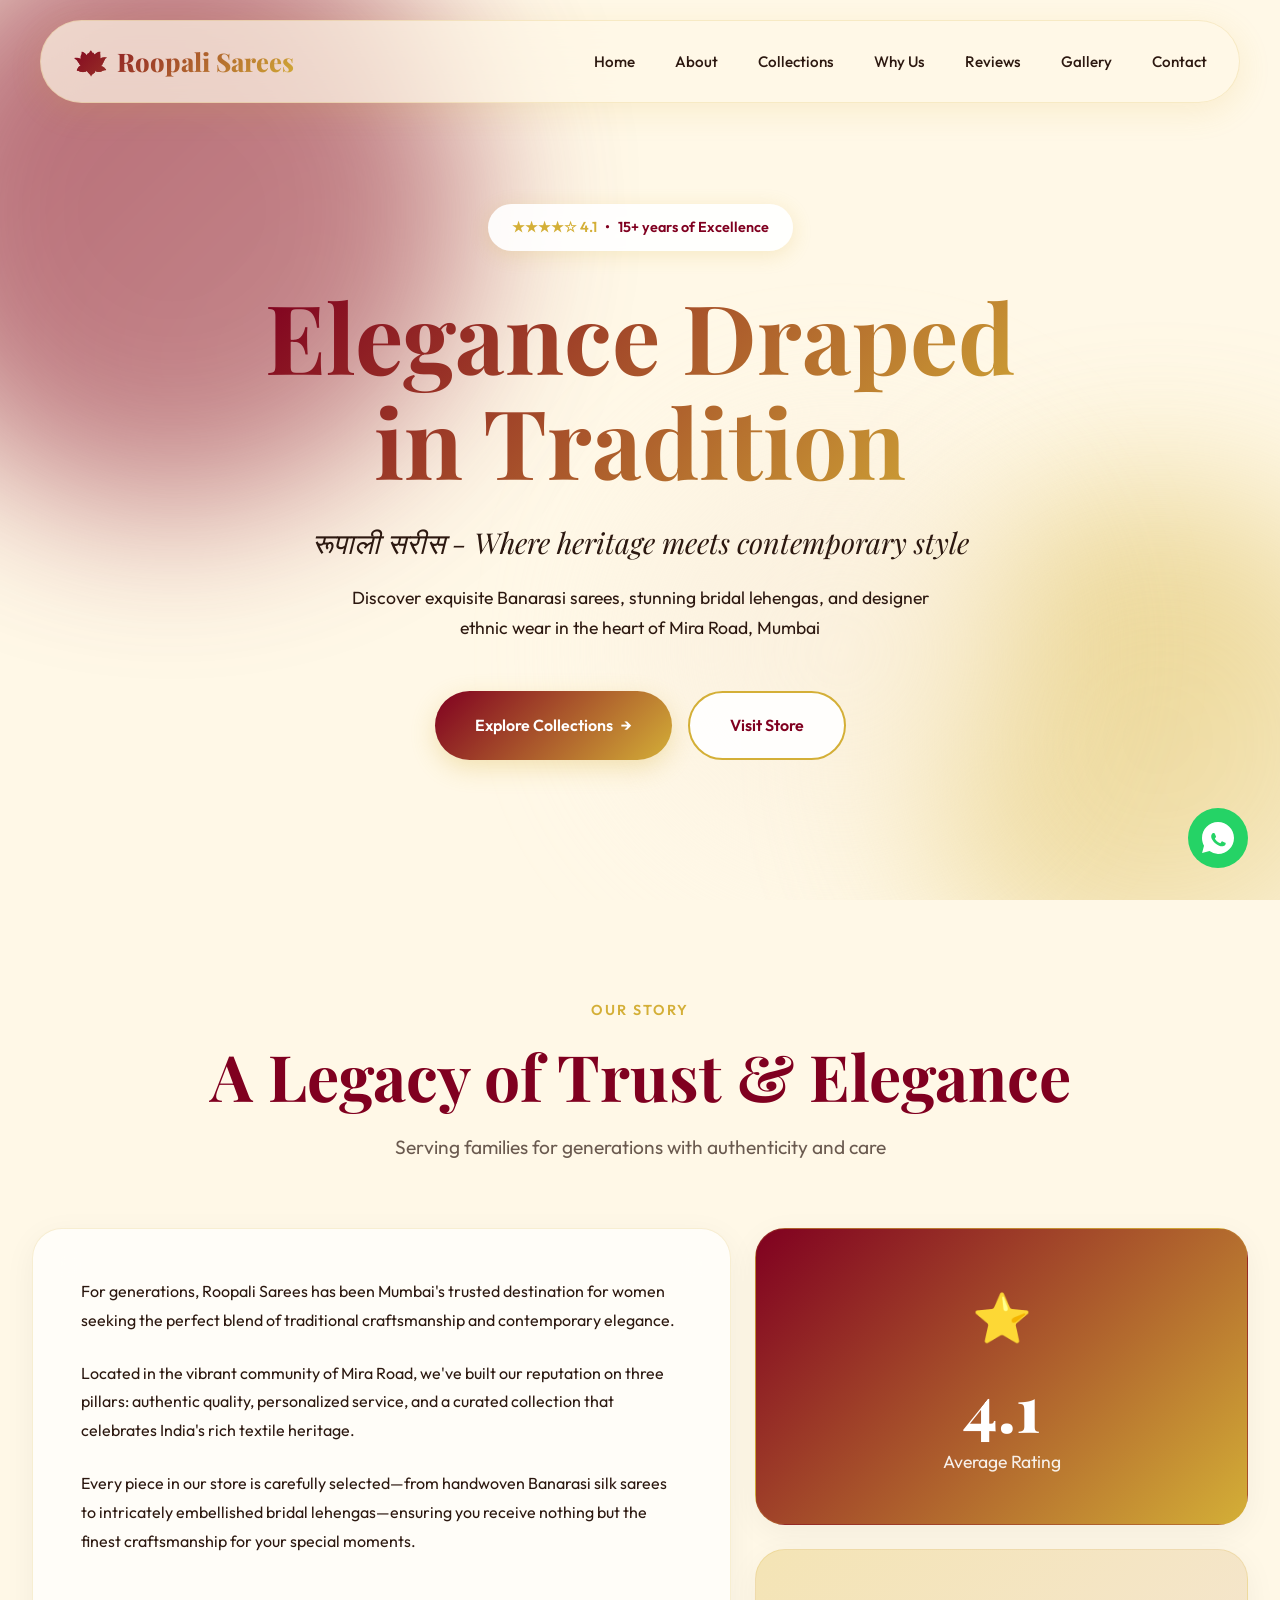
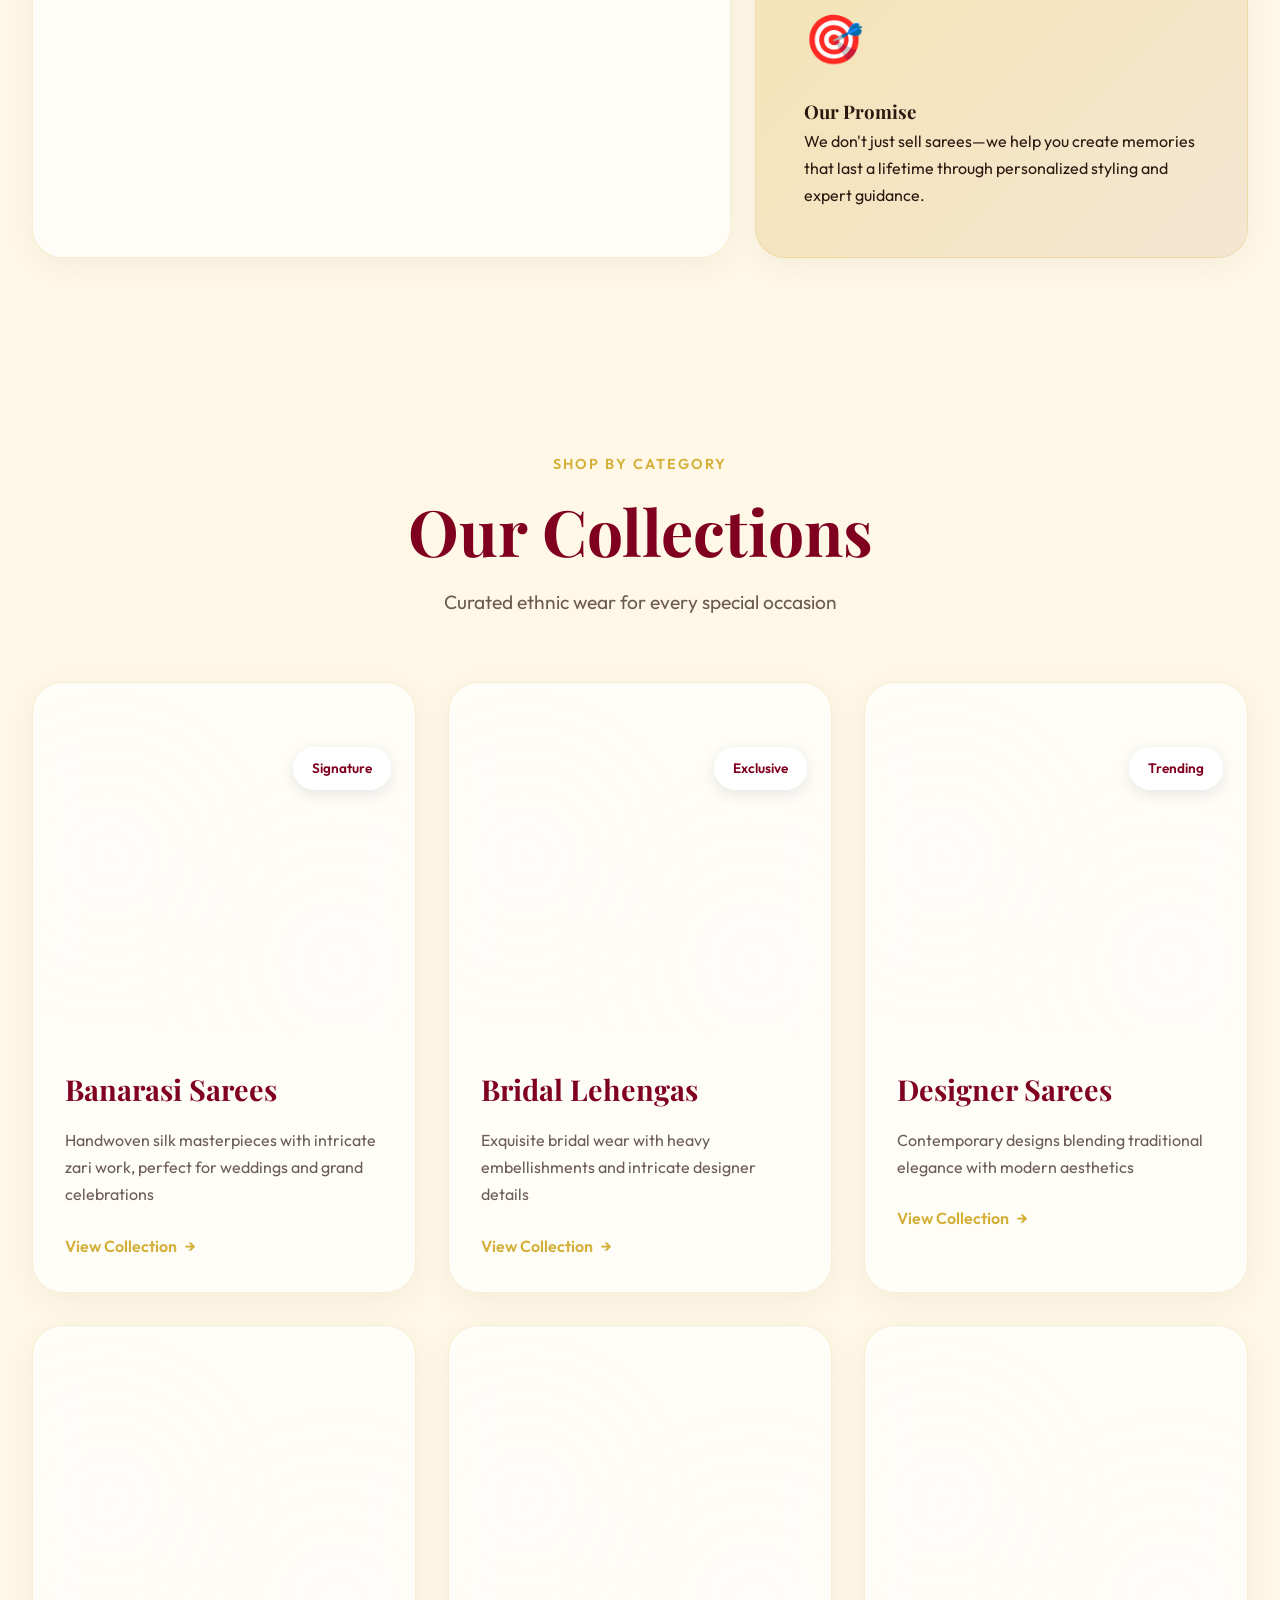
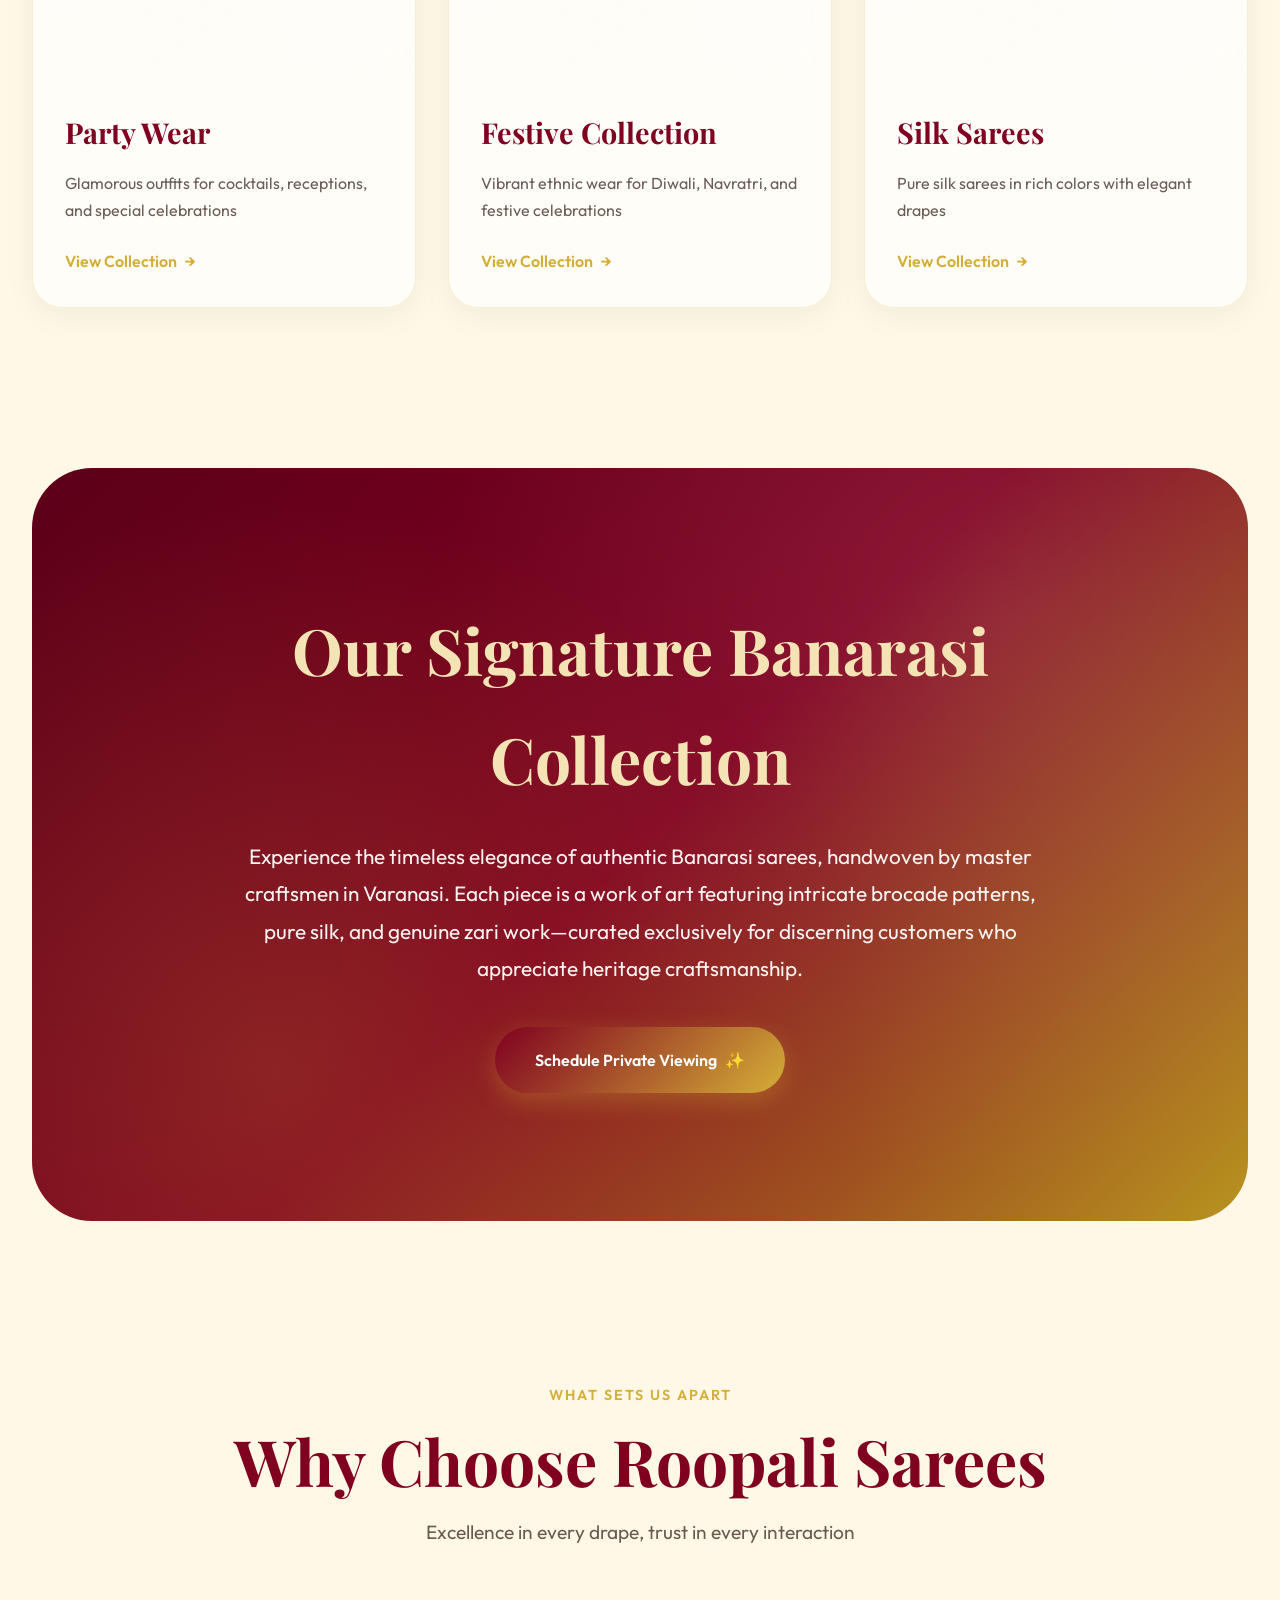
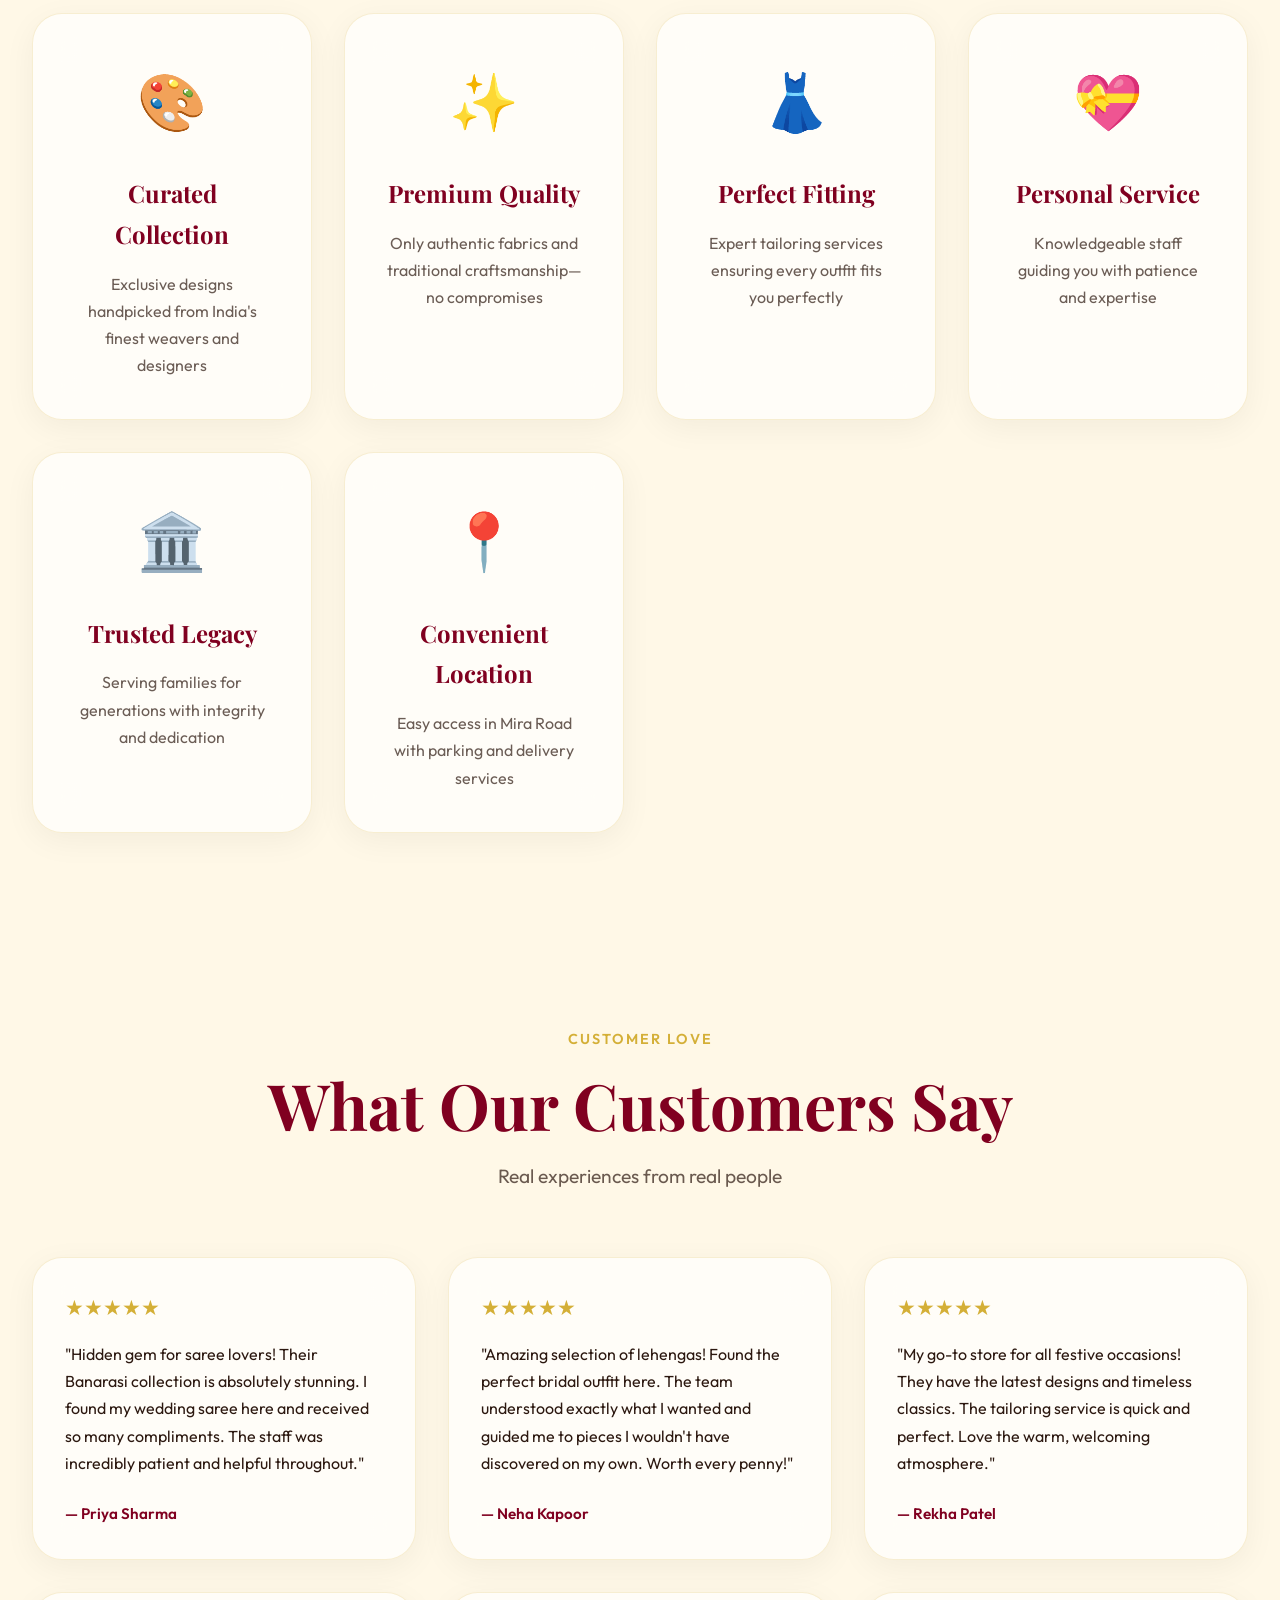
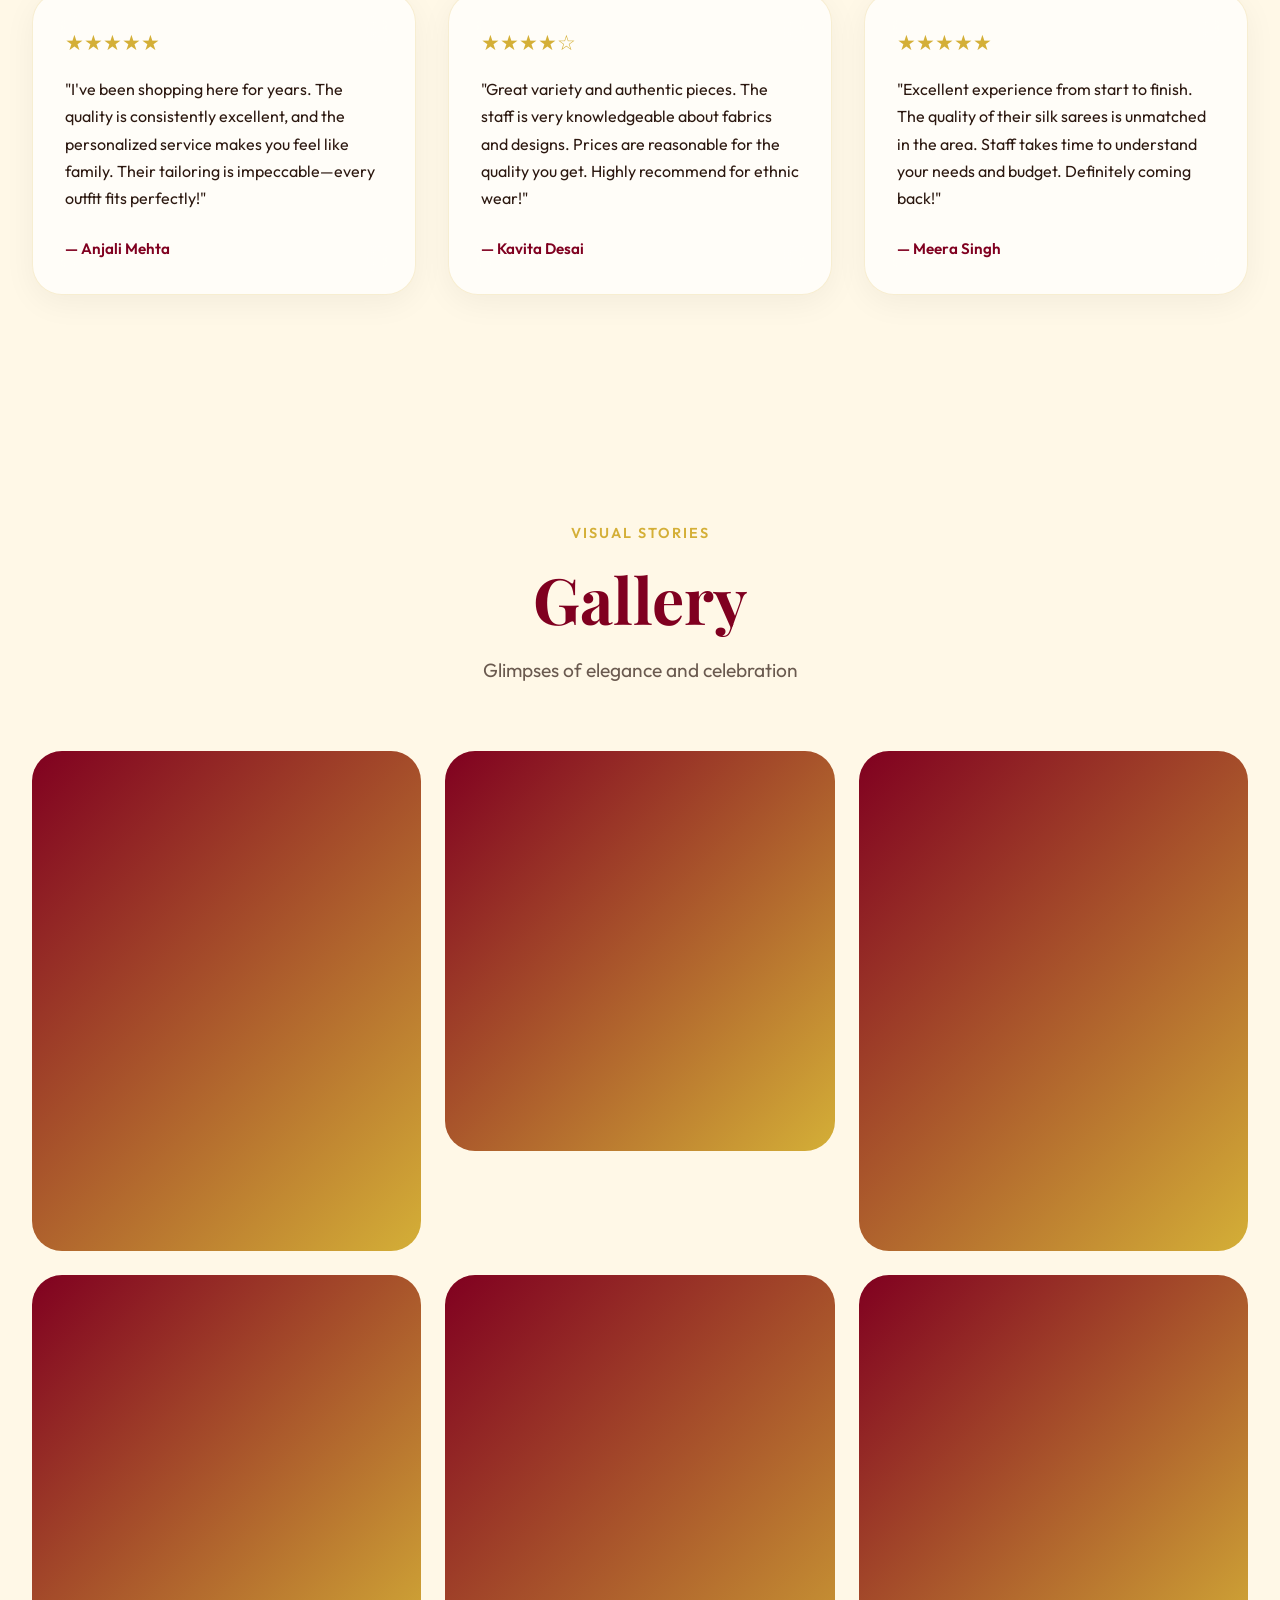
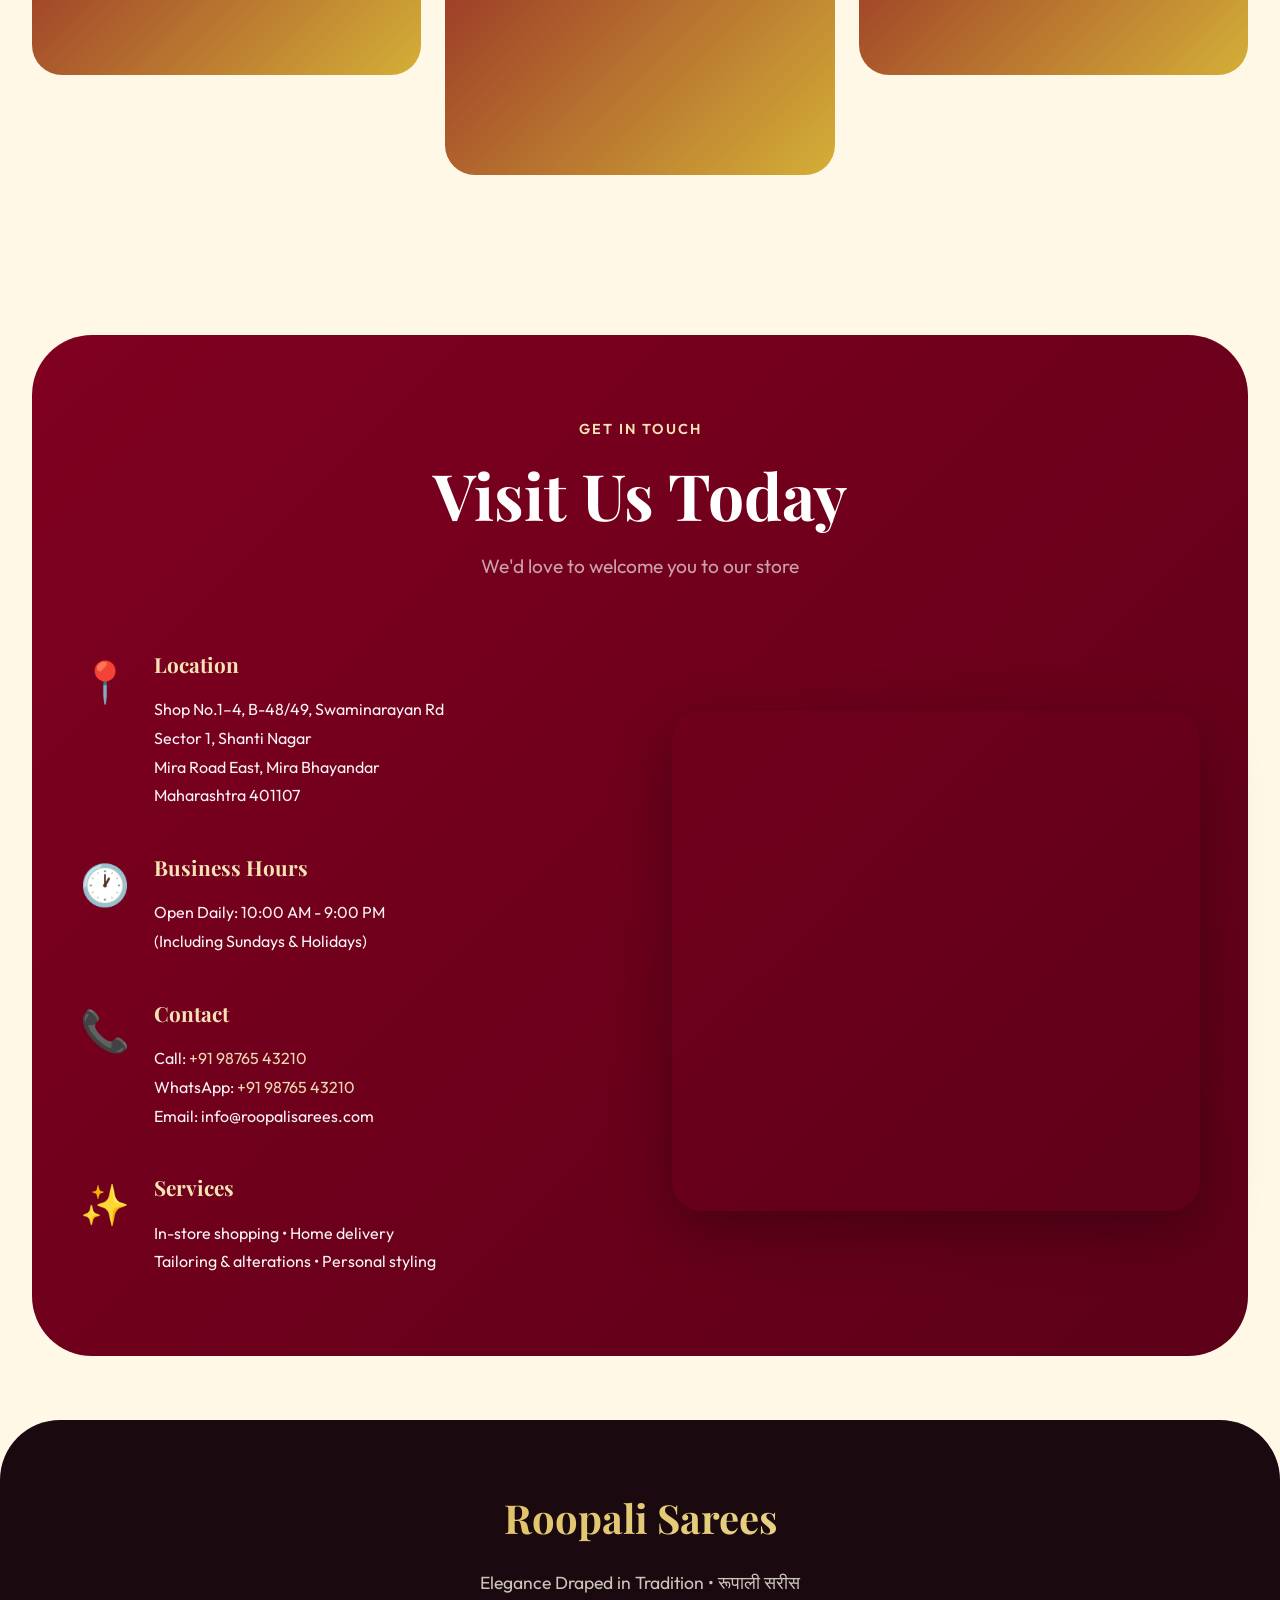
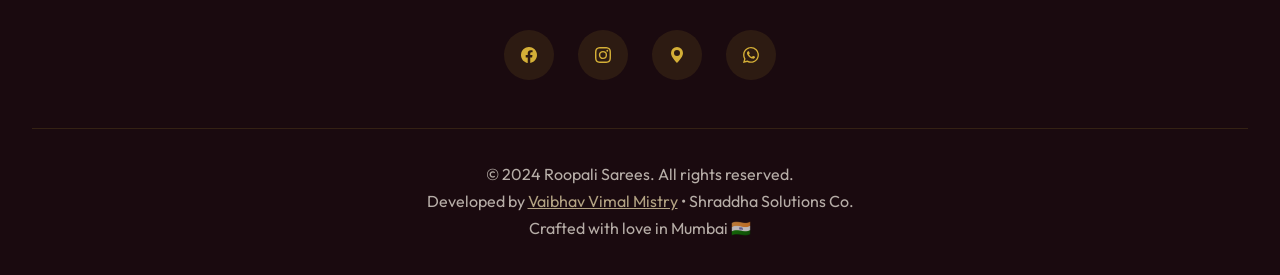
<file: roopali-sarees-modern-1.html>
<!DOCTYPE html>
<html lang="en">
<head>
    <meta charset="UTF-8">
    <meta name="viewport" content="width=device-width, initial-scale=1.0">
    <title>Roopali Sarees - Modern Ethnic Elegance | Mira Road Mumbai</title>
    <link rel="icon" type="image/png" href="assets/png/rupali logo.png">
    <meta name="description" content="Experience luxury ethnic fashion at Roopali Sarees. Premium Banarasi sarees, bridal lehengas & designer wear in Mira Road. 4.1★ rated by 700+ customers.">
    <link rel="preconnect" href="https://fonts.googleapis.com">
    <link rel="preconnect" href="https://fonts.gstatic.com" crossorigin>
    <link href="https://fonts.googleapis.com/css2?family=Playfair+Display:wght@400;500;600;700;800&family=Outfit:wght@300;400;500;600;700&display=swap" rel="stylesheet">
    <style>
        :root {
            --gold: #D4AF37;
            --dark-gold: #B8941F;
            --light-gold: #F4E4B5;
            --maroon: #800020;
            --deep-maroon: #5C0018;
            --light-maroon: #A64D5A;
            --cream: #FFF8E7;
            --beige: #F5E6D3;
            --dark-bg: #1A0A0F;
            --text-dark: #2C1810;
            --text-light: #F9F3E8;
        }

        * {
            margin: 0;
            padding: 0;
            box-sizing: border-box;
        }

        html {
            scroll-behavior: smooth;
        }

        body {
            font-family: 'Outfit', sans-serif;
            color: var(--text-dark);
            background: var(--cream);
            overflow-x: hidden;
            line-height: 1.7;
        }

        h1, h2, h3, h4, h5, h6 {
            font-family: 'Playfair Display', serif;
            font-weight: 700;
        }

        /* Smooth Scroll Container */
        .scroll-container {
            position: relative;
        }

        /* Navigation - Glassmorphic */
        .navbar {
            position: fixed;
            top: 20px;
            left: 50%;
            transform: translateX(-50%);
            width: 95%;
            max-width: 1200px;
            background: rgba(255, 248, 231, 0.7);
            backdrop-filter: blur(20px);
            -webkit-backdrop-filter: blur(20px);
            z-index: 1000;
            border-radius: 50px;
            padding: 1rem 2rem;
            box-shadow: 0 8px 32px rgba(212, 175, 55, 0.15);
            border: 1px solid rgba(212, 175, 55, 0.2);
            transition: all 0.4s cubic-bezier(0.4, 0, 0.2, 1);
        }

        .navbar.scrolled {
            top: 10px;
            padding: 0.8rem 2rem;
            box-shadow: 0 12px 40px rgba(212, 175, 55, 0.25);
        }

        .nav-container {
            display: flex;
            justify-content: space-between;
            align-items: center;
        }

        .logo {
            font-family: 'Playfair Display', serif;
            font-size: 1.6rem;
            font-weight: 800;
            background: linear-gradient(135deg, var(--maroon), var(--gold));
            -webkit-background-clip: text;
            -webkit-text-fill-color: transparent;
            background-clip: text;
            text-decoration: none;
            display: flex;
            align-items: center;
            gap: 0.5rem;
        }

        .logo-icon {
            font-size: 1.8rem;
        }

        .nav-links {
            display: flex;
            gap: 2.5rem;
            list-style: none;
            align-items: center;
        }

        .nav-links a {
            color: var(--text-dark);
            text-decoration: none;
            font-size: 0.95rem;
            font-weight: 500;
            transition: all 0.3s ease;
            position: relative;
            padding: 0.5rem 0;
        }

        .nav-links a::after {
            content: '';
            position: absolute;
            bottom: 0;
            left: 50%;
            transform: translateX(-50%);
            width: 0;
            height: 2px;
            background: var(--gold);
            border-radius: 10px;
            transition: width 0.3s ease;
        }

        .nav-links a:hover {
            color: var(--gold);
        }

        .nav-links a:hover::after {
            width: 100%;
        }

        .menu-toggle {
            display: none;
            flex-direction: column;
            gap: 5px;
            cursor: pointer;
        }

        .menu-toggle span {
            width: 28px;
            height: 2.5px;
            background: var(--maroon);
            border-radius: 10px;
            transition: all 0.3s ease;
        }

        /* Hero Section - Modern & Organic */
        .hero {
            min-height: 100vh;
            display: flex;
            align-items: center;
            justify-content: center;
            position: relative;
            overflow: hidden;
            padding: 8rem 2rem 4rem;
        }

        .hero-bg {
            position: absolute;
            top: 0;
            left: 0;
            width: 100%;
            height: 100%;
            z-index: 0;
        }

        .blob {
            position: absolute;
            border-radius: 50%;
            filter: blur(80px);
            opacity: 0.6;
            animation: float 20s infinite ease-in-out;
        }

        .blob-1 {
            width: 600px;
            height: 600px;
            background: linear-gradient(135deg, var(--maroon), var(--light-maroon));
            top: -10%;
            left: -10%;
            animation-delay: 0s;
        }

        .blob-2 {
            width: 500px;
            height: 500px;
            background: linear-gradient(135deg, var(--gold), var(--light-gold));
            bottom: -10%;
            right: -10%;
            animation-delay: 3s;
        }

        .blob-3 {
            width: 400px;
            height: 400px;
            background: linear-gradient(135deg, var(--beige), var(--cream));
            top: 50%;
            left: 50%;
            transform: translate(-50%, -50%);
            animation-delay: 6s;
        }

        @keyframes float {
            0%, 100% {
                transform: translate(0, 0) scale(1);
            }
            33% {
                transform: translate(30px, -30px) scale(1.1);
            }
            66% {
                transform: translate(-20px, 20px) scale(0.9);
            }
        }

        .hero-content {
            max-width: 900px;
            text-align: center;
            z-index: 2;
            position: relative;
        }

        .hero-badge {
            display: inline-flex;
            align-items: center;
            gap: 0.5rem;
            background: rgba(255, 255, 255, 0.9);
            backdrop-filter: blur(10px);
            padding: 0.7rem 1.5rem;
            border-radius: 50px;
            margin-bottom: 2rem;
            font-size: 0.9rem;
            font-weight: 600;
            color: var(--maroon);
            box-shadow: 0 4px 20px rgba(212, 175, 55, 0.2);
            animation: slideDown 0.8s ease;
        }

        @keyframes slideDown {
            from {
                opacity: 0;
                transform: translateY(-20px);
            }
            to {
                opacity: 1;
                transform: translateY(0);
            }
        }

        .star-rating {
            color: var(--gold);
        }

        .hero h1 {
            font-size: clamp(3rem, 8vw, 6rem);
            line-height: 1.1;
            margin-bottom: 1.5rem;
            background: linear-gradient(135deg, var(--maroon), var(--gold));
            -webkit-background-clip: text;
            -webkit-text-fill-color: transparent;
            background-clip: text;
            animation: fadeInUp 0.8s ease 0.2s both;
        }

        @keyframes fadeInUp {
            from {
                opacity: 0;
                transform: translateY(30px);
            }
            to {
                opacity: 1;
                transform: translateY(0);
            }
        }

        .hero-subtitle {
            font-size: clamp(1.2rem, 3vw, 1.8rem);
            color: var(--text-dark);
            margin-bottom: 1rem;
            opacity: 0.9;
            font-family: 'Playfair Display', serif;
            font-style: italic;
            animation: fadeInUp 0.8s ease 0.4s both;
        }

        .hero-description {
            font-size: 1.1rem;
            color: var(--text-dark);
            opacity: 0.7;
            margin-bottom: 3rem;
            max-width: 600px;
            margin-left: auto;
            margin-right: auto;
            animation: fadeInUp 0.8s ease 0.6s both;
        }

        .cta-group {
            display: flex;
            gap: 1rem;
            justify-content: center;
            flex-wrap: wrap;
            animation: fadeInUp 0.8s ease 0.8s both;
        }

        .btn {
            padding: 1.2rem 2.5rem;
            font-size: 1rem;
            font-weight: 600;
            text-decoration: none;
            border: none;
            cursor: pointer;
            transition: all 0.4s cubic-bezier(0.4, 0, 0.2, 1);
            border-radius: 50px;
            font-family: 'Outfit', sans-serif;
            display: inline-flex;
            align-items: center;
            gap: 0.5rem;
        }

        .btn-primary {
            background: linear-gradient(135deg, var(--maroon), var(--gold));
            color: white;
            box-shadow: 0 8px 25px rgba(212, 175, 55, 0.3);
        }

        .btn-primary:hover {
            transform: translateY(-3px);
            box-shadow: 0 12px 35px rgba(212, 175, 55, 0.4);
        }

        .btn-secondary {
            background: rgba(255, 255, 255, 0.9);
            color: var(--maroon);
            border: 2px solid var(--gold);
            backdrop-filter: blur(10px);
        }

        .btn-secondary:hover {
            background: rgba(255, 255, 255, 1);
            transform: translateY(-3px);
            box-shadow: 0 8px 25px rgba(212, 175, 55, 0.2);
        }

        /* Section Containers */
        section {
            padding: 6rem 2rem;
            position: relative;
        }

        .container {
            max-width: 1300px;
            margin: 0 auto;
        }

        /* Scroll Reveal Elements */
        .scroll-reveal {
            opacity: 0;
            transform: translateY(50px);
            transition: all 0.8s cubic-bezier(0.4, 0, 0.2, 1);
        }

        .scroll-reveal.revealed {
            opacity: 1;
            transform: translateY(0);
        }

        .scroll-reveal-left {
            opacity: 0;
            transform: translateX(-50px);
            transition: all 0.8s cubic-bezier(0.4, 0, 0.2, 1);
        }

        .scroll-reveal-left.revealed {
            opacity: 1;
            transform: translateX(0);
        }

        .scroll-reveal-right {
            opacity: 0;
            transform: translateX(50px);
            transition: all 0.8s cubic-bezier(0.4, 0, 0.2, 1);
        }

        .scroll-reveal-right.revealed {
            opacity: 1;
            transform: translateX(0);
        }

        .scroll-reveal-scale {
            opacity: 0;
            transform: scale(0.9);
            transition: all 0.8s cubic-bezier(0.4, 0, 0.2, 1);
        }

        .scroll-reveal-scale.revealed {
            opacity: 1;
            transform: scale(1);
        }

        /* Section Headers */
        .section-header {
            text-align: center;
            margin-bottom: 4rem;
        }

        .section-label {
            display: inline-block;
            color: var(--gold);
            font-weight: 600;
            font-size: 0.9rem;
            letter-spacing: 2px;
            text-transform: uppercase;
            margin-bottom: 1rem;
        }

        .section-title {
            font-size: clamp(2.5rem, 5vw, 4rem);
            color: var(--maroon);
            margin-bottom: 1rem;
            line-height: 1.2;
        }

        .section-description {
            font-size: 1.2rem;
            color: var(--text-dark);
            opacity: 0.7;
            max-width: 700px;
            margin: 0 auto;
        }

        /* About Section - Bento Style */
        .about-grid {
            display: grid;
            grid-template-columns: repeat(12, 1fr);
            gap: 1.5rem;
            margin-top: 3rem;
        }

        .about-card {
            background: rgba(255, 255, 255, 0.7);
            backdrop-filter: blur(20px);
            border-radius: 30px;
            padding: 3rem;
            border: 1px solid rgba(212, 175, 55, 0.2);
            box-shadow: 0 8px 32px rgba(0, 0, 0, 0.05);
            transition: all 0.4s cubic-bezier(0.4, 0, 0.2, 1);
        }

        .about-card:hover {
            transform: translateY(-10px);
            box-shadow: 0 16px 48px rgba(212, 175, 55, 0.15);
        }

        .about-main {
            grid-column: 1 / 8;
            grid-row: 1 / 3;
        }

        .about-stat {
            grid-column: 8 / 13;
            grid-row: 1 / 2;
            background: linear-gradient(135deg, var(--maroon), var(--gold));
            color: white;
            text-align: center;
            display: flex;
            flex-direction: column;
            justify-content: center;
        }

        .stat-number {
            font-size: 4rem;
            font-weight: 800;
            font-family: 'Playfair Display', serif;
            line-height: 1;
            margin-bottom: 0.5rem;
        }

        .stat-label {
            font-size: 1.1rem;
            opacity: 0.9;
        }

        .about-highlight {
            grid-column: 8 / 13;
            grid-row: 2 / 3;
            background: linear-gradient(135deg, var(--light-gold), var(--beige));
        }

        .about-text p {
            margin-bottom: 1.5rem;
            line-height: 1.8;
            color: var(--text-dark);
        }

        .about-icon {
            font-size: 3rem;
            margin-bottom: 1rem;
        }

        /* Collections - Modern Card Grid */
        .collections-grid {
            display: grid;
            grid-template-columns: repeat(auto-fit, minmax(320px, 1fr));
            gap: 2rem;
            margin-top: 3rem;
        }

        .collection-card {
            background: rgba(255, 255, 255, 0.7);
            backdrop-filter: blur(20px);
            border-radius: 30px;
            overflow: hidden;
            border: 1px solid rgba(212, 175, 55, 0.2);
            box-shadow: 0 8px 32px rgba(0, 0, 0, 0.05);
            transition: all 0.4s cubic-bezier(0.4, 0, 0.2, 1);
            cursor: pointer;
        }

        .collection-card:hover {
            transform: translateY(-15px);
            box-shadow: 0 20px 60px rgba(212, 175, 55, 0.2);
        }

        .collection-image {
            height: 300px;
            background: linear-gradient(135deg, var(--maroon), var(--gold));
            position: relative;
            overflow: hidden;
        }

        .collection-image::before {
            content: '';
            position: absolute;
            top: 0;
            left: 0;
            right: 0;
            bottom: 0;
            background: 
                radial-gradient(circle at 20% 50%, rgba(255, 255, 255, 0.1) 0%, transparent 50%),
                radial-gradient(circle at 80% 80%, rgba(255, 255, 255, 0.1) 0%, transparent 50%);
        }

        .collection-badge {
            position: absolute;
            top: 4rem;
            right: 1.5rem;
            background: rgba(255, 255, 255, 0.95);
            backdrop-filter: blur(10px);
            color: var(--maroon);
            padding: 0.6rem 1.2rem;
            border-radius: 50px;
            font-size: 0.85rem;
            font-weight: 600;
            box-shadow: 0 4px 15px rgba(0, 0, 0, 0.1);
        }

        .collection-content {
            padding: 2rem;
        }

        .collection-title {
            font-size: 1.8rem;
            color: var(--maroon);
            margin-bottom: 0.8rem;
        }

        .collection-description {
            color: var(--text-dark);
            opacity: 0.7;
            margin-bottom: 1.5rem;
            line-height: 1.7;
        }

        .collection-link {
            color: var(--gold);
            font-weight: 600;
            text-decoration: none;
            display: inline-flex;
            align-items: center;
            gap: 0.5rem;
            transition: gap 0.3s ease;
        }

        .collection-link:hover {
            gap: 1rem;
        }

        /* Signature Section - Full Width Spotlight */
        .signature-section {
            background: linear-gradient(135deg, var(--deep-maroon) 0%, var(--maroon) 50%, var(--dark-gold) 100%);
            color: white;
            padding: 8rem 2rem;
            text-align: center;
            position: relative;
            overflow: hidden;
            border-radius: 60px;
            margin: 4rem 2rem;
        }

        .signature-section::before {
            content: '';
            position: absolute;
            top: 0;
            left: 0;
            right: 0;
            bottom: 0;
            background: 
                radial-gradient(circle at 20% 80%, rgba(212, 175, 55, 0.2) 0%, transparent 50%),
                radial-gradient(circle at 80% 20%, rgba(255, 255, 255, 0.1) 0%, transparent 50%);
        }

        .signature-content {
            position: relative;
            z-index: 2;
            max-width: 800px;
            margin: 0 auto;
        }

        .signature-title {
            font-size: clamp(2.5rem, 5vw, 4.5rem);
            margin-bottom: 1.5rem;
            color: var(--light-gold);
        }

        .signature-description {
            font-size: 1.3rem;
            line-height: 1.8;
            opacity: 0.95;
            margin-bottom: 2.5rem;
        }

        /* Features Grid - Icon Cards */
        .features-grid {
            display: grid;
            grid-template-columns: repeat(auto-fit, minmax(280px, 1fr));
            gap: 2rem;
            margin-top: 3rem;
        }

        .feature-card {
            background: rgba(255, 255, 255, 0.7);
            backdrop-filter: blur(20px);
            border-radius: 30px;
            padding: 2.5rem;
            text-align: center;
            border: 1px solid rgba(212, 175, 55, 0.2);
            box-shadow: 0 8px 32px rgba(0, 0, 0, 0.05);
            transition: all 0.4s cubic-bezier(0.4, 0, 0.2, 1);
        }

        .feature-card:hover {
            transform: translateY(-10px) scale(1.02);
            box-shadow: 0 16px 48px rgba(212, 175, 55, 0.15);
        }

        .feature-icon {
            font-size: 3.5rem;
            margin-bottom: 1.5rem;
            display: inline-block;
            animation: bounce 2s infinite;
        }

        @keyframes bounce {
            0%, 100% { transform: translateY(0); }
            50% { transform: translateY(-10px); }
        }

        .feature-card:hover .feature-icon {
            animation: none;
            transform: scale(1.2);
        }

        .feature-title {
            font-size: 1.5rem;
            color: var(--maroon);
            margin-bottom: 1rem;
        }

        .feature-description {
            color: var(--text-dark);
            opacity: 0.7;
            line-height: 1.7;
        }

        /* Reviews - Masonry Style */
        .reviews-container {
            column-count: 3;
            column-gap: 2rem;
            margin-top: 3rem;
        }

        .review-card {
            background: rgba(255, 255, 255, 0.7);
            backdrop-filter: blur(20px);
            border-radius: 30px;
            padding: 2rem;
            margin-bottom: 2rem;
            break-inside: avoid;
            border: 1px solid rgba(212, 175, 55, 0.2);
            box-shadow: 0 8px 32px rgba(0, 0, 0, 0.05);
            transition: all 0.4s cubic-bezier(0.4, 0, 0.2, 1);
        }

        .review-card:hover {
            transform: translateY(-5px);
            box-shadow: 0 12px 40px rgba(212, 175, 55, 0.15);
        }

        .review-stars {
            color: var(--gold);
            font-size: 1.3rem;
            margin-bottom: 1rem;
        }

        .review-text {
            color: var(--text-dark);
            line-height: 1.7;
            margin-bottom: 1.5rem;
        }

        .review-author {
            font-weight: 600;
            color: var(--maroon);
            font-size: 0.95rem;
        }

        /* Gallery - Modern Masonry */
        .gallery-grid {
            display: grid;
            grid-template-columns: repeat(auto-fit, minmax(300px, 1fr));
            gap: 1.5rem;
            margin-top: 3rem;
        }

        .gallery-item {
            height: 400px;
            background: linear-gradient(135deg, var(--maroon), var(--gold));
            border-radius: 30px;
            overflow: hidden;
            position: relative;
            cursor: pointer;
            transition: all 0.4s cubic-bezier(0.4, 0, 0.2, 1);
        }

        .gallery-item:nth-child(odd) {
            height: 500px;
        }

        .gallery-item:hover {
            transform: scale(1.05);
            box-shadow: 0 20px 60px rgba(212, 175, 55, 0.3);
            z-index: 10;
        }

        .gallery-overlay {
            position: absolute;
            bottom: 0;
            left: 0;
            right: 0;
            background: linear-gradient(to top, rgba(26, 10, 15, 0.9), transparent);
            padding: 2rem;
            color: white;
            transform: translateY(100%);
            transition: transform 0.4s cubic-bezier(0.4, 0, 0.2, 1);
        }

        .gallery-item:hover .gallery-overlay {
            transform: translateY(0);
        }

        .gallery-title {
            font-size: 1.5rem;
            margin-bottom: 0.5rem;
        }

        /* Contact Section - Split Layout */
        .contact-section {
            background: linear-gradient(135deg, var(--maroon), var(--deep-maroon));
            border-radius: 60px;
            margin: 4rem 2rem;
            padding: 5rem 3rem;
            color: white;
        }

        .contact-grid {
            display: grid;
            grid-template-columns: 1fr 1fr;
            gap: 4rem;
            align-items: center;
        }

        .contact-info {
            display: flex;
            flex-direction: column;
            gap: 2.5rem;
        }

        .info-item {
            display: flex;
            gap: 1.5rem;
            align-items: start;
        }

        .info-icon {
            font-size: 2.5rem;
            flex-shrink: 0;
        }

        .info-content h3 {
            color: var(--light-gold);
            font-size: 1.3rem;
            margin-bottom: 0.8rem;
        }

        .info-content p {
            line-height: 1.8;
            opacity: 0.95;
        }

        .info-content a {
            color: var(--light-gold);
            text-decoration: none;
            transition: opacity 0.3s ease;
        }

        .info-content a:hover {
            opacity: 0.8;
        }

        .map-container {
            height: 500px;
            border-radius: 30px;
            overflow: hidden;
            box-shadow: 0 20px 60px rgba(0, 0, 0, 0.3);
        }

        /* WhatsApp Float */
    .whatsapp-float {
            position: fixed;
            bottom: 2rem;
            right: 2rem;
            width: 60px;
            height: 60px;
            background: #25d366;
            border-radius: 50%;
            display: flex;
            align-items: center;
            justify-content: center;
            box-shadow: var(--shadow-xl);
            cursor: pointer;
            z-index: 999;
            transition: var(--transition);
            animation: pulse 2s infinite;
        }

        .whatsapp-float svg {
            width: 32px;
            height: 32px;
            fill: white;
        }

        @keyframes pulse-float {
            0%, 100% { transform: scale(1) translateY(0); }
            50% { transform: scale(1.1) translateY(-5px); }
        }

            @keyframes pulse {
                0% {
                    transform: scale(1);
                    box-shadow: 0 0 0 0 rgba(37, 211, 102, 0.7);
                }
                70% {
                    transform: scale(1.1);
                    box-shadow: 0 0 0 15px rgba(37, 211, 102, 0);
                }
                100% {
                    transform: scale(1);
                    box-shadow: 0 0 0 0 rgba(37, 211, 102, 0);
                }
            }

        .whatsapp-float:hover {
            transform: scale(1.2);
            box-shadow: 0 12px 40px rgba(37, 211, 102, 0.6);
        }

        /* Footer */
        footer {
            background: var(--dark-bg);
            color: var(--text-light);
            padding: 4rem 2rem 2rem;
            text-align: center;
            border-radius: 60px 60px 0 0;
        }

        .footer-logo {
            font-size: 2.5rem;
            font-family: 'Playfair Display', serif;
            background: linear-gradient(135deg, var(--gold), var(--light-gold));
            -webkit-background-clip: text;
            -webkit-text-fill-color: transparent;
            background-clip: text;
            margin-bottom: 1rem;
        }

        .footer-tagline {
            font-size: 1.1rem;
            opacity: 0.8;
            margin-bottom: 2rem;
        }

        .social-links {
            display: flex;
            gap: 1.5rem;
            justify-content: center;
            margin-bottom: 3rem;
        }

        .social-link {
            width: 50px;
            height: 50px;
            background: rgba(212, 175, 55, 0.1);
            border-radius: 50%;
            display: flex;
            align-items: center;
            justify-content: center;
            font-size: 1.5rem;
            color: var(--gold);
            text-decoration: none;
            transition: all 0.3s ease;
        }

        .social-link:hover {
            background: var(--gold);
            color: var(--dark-bg);
            transform: translateY(-5px);
        }

        .copyright {
            padding-top: 2rem;
            border-top: 1px solid rgba(212, 175, 55, 0.2);
            opacity: 0.7;
        }

        /* Responsive */
        @media (max-width: 1024px) {
            .reviews-container {
                column-count: 2;
            }

            .about-grid {
                grid-template-columns: 1fr;
            }

            .about-main,
            .about-stat,
            .about-highlight {
                grid-column: 1 / -1;
                grid-row: auto;
            }

            .contact-grid {
                grid-template-columns: 1fr;
            }
        }

        @media (max-width: 768px) {
            .navbar {
                width: 90%;
                padding: 1rem 1.5rem;
            }

            .nav-links {
                position: fixed;
                top: 0;
                right: -100%;
                height: 100vh;
                width: 80%;
                max-width: 400px;
                background: var(--cream);
                flex-direction: column;
                padding: 5rem 2rem;
                transition: right 0.4s cubic-bezier(0.4, 0, 0.2, 1);
                box-shadow: -10px 0 30px rgba(0, 0, 0, 0.1);
                border-radius: 30px 0 0 30px;
            }

            .nav-links.active {
                right: 0;
            }

            .menu-toggle {
                display: flex;
            }

            .hero h1 {
                font-size: 3rem;
            }

            .reviews-container {
                column-count: 1;
            }

            .signature-section,
            .contact-section {
                border-radius: 40px;
                margin: 2rem 1rem;
                padding: 4rem 2rem;
            }

            section {
                padding: 4rem 1.5rem;
            }
        }

        @media (max-width: 480px) {
            .collections-grid,
            .features-grid,
            .gallery-grid {
                grid-template-columns: 1fr;
            }

            .btn {
                width: 100%;
                justify-content: center;
            }
        }

        /* Stagger Animation for Collections */
        .collection-card:nth-child(1) { transition-delay: 0.1s; }
        .collection-card:nth-child(2) { transition-delay: 0.2s; }
        .collection-card:nth-child(3) { transition-delay: 0.3s; }
        .collection-card:nth-child(4) { transition-delay: 0.4s; }
        .collection-card:nth-child(5) { transition-delay: 0.5s; }
        .collection-card:nth-child(6) { transition-delay: 0.6s; }
    </style>
</head>
<body>
    <!-- Navigation -->
    <nav class="navbar">
        <div class="nav-container">
            <a href="#home" class="logo">
                <span class="logo-icon">🪷</span>
                Roopali Sarees
            </a>
            <ul class="nav-links">
                <li><a href="#home">Home</a></li>
                <li><a href="#about">About</a></li>
                <li><a href="#collections">Collections</a></li>
                <li><a href="#why-us">Why Us</a></li>
                <li><a href="#reviews">Reviews</a></li>
                <li><a href="#gallery">Gallery</a></li>
                <li><a href="#contact">Contact</a></li>
            </ul>
            <div class="menu-toggle">
                <span></span>
                <span></span>
                <span></span>
            </div>
        </div>
    </nav>

    <!-- Hero Section -->
    <section id="home" class="hero">
        <div class="hero-bg">
            <div class="blob blob-1"></div>
            <div class="blob blob-2"></div>
            <div class="blob blob-3"></div>
        </div>
        <div class="hero-content">
            <div class="hero-badge">
                <span class="star-rating">★★★★☆ 4.1</span>
                <span>•</span>
                <span>15+ years of Excellence</span>
            </div>
            <h1>Elegance Draped<br>in Tradition</h1>
            <p class="hero-subtitle">रूपाली सरीस - Where heritage meets contemporary style</p>
            <p class="hero-description">
                Discover exquisite Banarasi sarees, stunning bridal lehengas, and designer ethnic wear in the heart of Mira Road, Mumbai
            </p>
            <div class="cta-group">
                <a href="#collections" class="btn btn-primary">
                    Explore Collections
                    <span>→</span>
                </a>
                <a href="#contact" class="btn btn-secondary">
                    Visit Store
                </a>
            </div>
        </div>
    </section>

    <!-- About Section -->
    <section id="about">
        <div class="container">
            <div class="section-header scroll-reveal">
                <div class="section-label">Our Story</div>
                <h2 class="section-title">A Legacy of Trust & Elegance</h2>
                <p class="section-description">Serving families for generations with authenticity and care</p>
            </div>

            <div class="about-grid">
                <div class="about-card about-main scroll-reveal-left">
                    <div class="about-text">
                        <p>
                            For generations, Roopali Sarees has been Mumbai's trusted destination for women seeking the perfect blend of traditional craftsmanship and contemporary elegance.
                        </p>
                        <p>
                            Located in the vibrant community of Mira Road, we've built our reputation on three pillars: authentic quality, personalized service, and a curated collection that celebrates India's rich textile heritage.
                        </p>
                        <p>
                            Every piece in our store is carefully selected—from handwoven Banarasi silk sarees to intricately embellished bridal lehengas—ensuring you receive nothing but the finest craftsmanship for your special moments.
                        </p>
                    </div>
                </div>

                <div class="about-card about-stat scroll-reveal-scale">
                    <div class="about-icon">⭐</div>
                    <div class="stat-number">4.1</div>
                    <div class="stat-label">Average Rating</div>
                </div>

                <div class="about-card about-highlight scroll-reveal-right">
                    <div class="about-icon">🎯</div>
                    <h3>Our Promise</h3>
                    <p>We don't just sell sarees—we help you create memories that last a lifetime through personalized styling and expert guidance.</p>
                </div>
            </div>
        </div>
    </section>

    <!-- Collections Section -->
    <section id="collections">
        <div class="container">
            <div class="section-header scroll-reveal">
                <div class="section-label">Shop By Category</div>
                <h2 class="section-title">Our Collections</h2>
                <p class="section-description">Curated ethnic wear for every special occasion</p>
            </div>

            <div class="collections-grid">

                <div class="collection-card scroll-reveal-scale">
                    <div class="collection-image" style="padding:0;height:350px;display:flex;align-items:center;justify-content:center;background:none;">
                        <span class="collection-badge">Signature</span>
                        <!-- Instagram Embed Example (replace URL with your post/reel) -->
                        <iframe src="https://www.instagram.com/p/DSErsfxDeaT/embed" width="320" height="350" frameborder="0" scrolling="no" allowtransparency="true" allowfullscreen style="border-radius:20px;width:100%;max-width:320px;"></iframe>
                    </div>
                    <div class="collection-content">
                        <h3 class="collection-title">Banarasi Sarees</h3>
                        <p class="collection-description">Handwoven silk masterpieces with intricate zari work, perfect for weddings and grand celebrations</p>
                        <a href="#" class="collection-link">
                            View Collection
                            <span>→</span>
                        </a>
                    </div>
                </div>


                <div class="collection-card scroll-reveal-scale">
                    <div class="collection-image" style="padding:0;height:350px;display:flex;align-items:center;justify-content:center;background:none;">
                        <span class="collection-badge">Exclusive</span>
                        <iframe src="https://www.instagram.com/p/DGKSMUrtftp/embed" width="320" height="350" frameborder="0" scrolling="no" allowtransparency="true" allowfullscreen style="border-radius:20px;width:100%;max-width:320px;"></iframe>
                    </div>
                    <div class="collection-content">
                        <h3 class="collection-title">Bridal Lehengas</h3>
                        <p class="collection-description">Exquisite bridal wear with heavy embellishments and intricate designer details</p>
                        <a href="#" class="collection-link">
                            View Collection
                            <span>→</span>
                        </a>
                    </div>
                </div>


                <div class="collection-card scroll-reveal-scale">
                    <div class="collection-image" style="padding:0;height:350px;display:flex;align-items:center;justify-content:center;background:none;">
                        <span class="collection-badge">Trending</span>
                        <iframe src="https://www.instagram.com/p/DRgi9jVjHEa/embed" width="320" height="350" frameborder="0" scrolling="no" allowtransparency="true" allowfullscreen style="border-radius:20px;width:100%;max-width:320px;"></iframe>
                    </div>
                    <div class="collection-content">
                        <h3 class="collection-title">Designer Sarees</h3>
                        <p class="collection-description">Contemporary designs blending traditional elegance with modern aesthetics</p>
                        <a href="#" class="collection-link">
                            View Collection
                            <span>→</span>
                        </a>
                    </div>
                </div>


                <div class="collection-card scroll-reveal-scale">
                    <div class="collection-image" style="padding:0;height:350px;display:flex;align-items:center;justify-content:center;background:none;">
                        <iframe src="https://www.instagram.com/p/DQy3MpljQIx/embed" width="320" height="350" frameborder="0" scrolling="no" allowtransparency="true" allowfullscreen style="border-radius:20px;width:100%;max-width:320px;"></iframe>
                    </div>
                    <div class="collection-content">
                        <h3 class="collection-title">Party Wear</h3>
                        <p class="collection-description">Glamorous outfits for cocktails, receptions, and special celebrations</p>
                        <a href="#" class="collection-link">
                            View Collection
                            <span>→</span>
                        </a>
                    </div>
                </div>


                <div class="collection-card scroll-reveal-scale">
                    <div class="collection-image" style="padding:0;height:350px;display:flex;align-items:center;justify-content:center;background:none;">
                        <iframe src="https://www.instagram.com/p/DSWzC_TDZkx/embed" width="320" height="350" frameborder="0" scrolling="no" allowtransparency="true" allowfullscreen style="border-radius:20px;width:100%;max-width:320px;"></iframe>
                    </div>
                    <div class="collection-content">
                        <h3 class="collection-title">Festive Collection</h3>
                        <p class="collection-description">Vibrant ethnic wear for Diwali, Navratri, and festive celebrations</p>
                        <a href="#" class="collection-link">
                            View Collection
                            <span>→</span>
                        </a>
                    </div>
                </div>


                <div class="collection-card scroll-reveal-scale">
                    <div class="collection-image" style="padding:0;height:350px;display:flex;align-items:center;justify-content:center;background:none;">
                        <iframe src="https://www.instagram.com/p/DOQLqcGgBeq/embed" width="320" height="350" frameborder="0" scrolling="no" allowtransparency="true" allowfullscreen style="border-radius:20px;width:100%;max-width:320px;"></iframe>
                    </div>
                    <div class="collection-content">
                        <h3 class="collection-title">Silk Sarees</h3>
                        <p class="collection-description">Pure silk sarees in rich colors with elegant drapes</p>
                        <a href="#" class="collection-link">
                            View Collection
                            <span>→</span>
                        </a>
                    </div>
                </div>
            </div>
        </div>
    </section>

    <!-- Signature Collection -->
    <div class="signature-section scroll-reveal">
        <div class="signature-content">
            <h2 class="signature-title">Our Signature Banarasi Collection</h2>
            <p class="signature-description">
                Experience the timeless elegance of authentic Banarasi sarees, handwoven by master craftsmen in Varanasi. Each piece is a work of art featuring intricate brocade patterns, pure silk, and genuine zari work—curated exclusively for discerning customers who appreciate heritage craftsmanship.
            </p>
            <a href="#contact" class="btn btn-primary">
                Schedule Private Viewing
                <span>✨</span>
            </a>
        </div>
    </div>

    <!-- Why Choose Us -->
    <section id="why-us">
        <div class="container">
            <div class="section-header scroll-reveal">
                <div class="section-label">What Sets Us Apart</div>
                <h2 class="section-title">Why Choose Roopali Sarees</h2>
                <p class="section-description">Excellence in every drape, trust in every interaction</p>
            </div>

            <div class="features-grid">
                <div class="feature-card scroll-reveal">
                    <div class="feature-icon">🎨</div>
                    <h3 class="feature-title">Curated Collection</h3>
                    <p class="feature-description">Exclusive designs handpicked from India's finest weavers and designers</p>
                </div>

                <div class="feature-card scroll-reveal">
                    <div class="feature-icon">✨</div>
                    <h3 class="feature-title">Premium Quality</h3>
                    <p class="feature-description">Only authentic fabrics and traditional craftsmanship—no compromises</p>
                </div>

                <div class="feature-card scroll-reveal">
                    <div class="feature-icon">👗</div>
                    <h3 class="feature-title">Perfect Fitting</h3>
                    <p class="feature-description">Expert tailoring services ensuring every outfit fits you perfectly</p>
                </div>

                <div class="feature-card scroll-reveal">
                    <div class="feature-icon">💝</div>
                    <h3 class="feature-title">Personal Service</h3>
                    <p class="feature-description">Knowledgeable staff guiding you with patience and expertise</p>
                </div>

                <div class="feature-card scroll-reveal">
                    <div class="feature-icon">🏛️</div>
                    <h3 class="feature-title">Trusted Legacy</h3>
                    <p class="feature-description">Serving families for generations with integrity and dedication</p>
                </div>

                <div class="feature-card scroll-reveal">
                    <div class="feature-icon">📍</div>
                    <h3 class="feature-title">Convenient Location</h3>
                    <p class="feature-description">Easy access in Mira Road with parking and delivery services</p>
                </div>
            </div>
        </div>
    </section>

    <!-- Reviews Section -->
    <section id="reviews">
        <div class="container">
            <div class="section-header scroll-reveal">
                <div class="section-label">Customer Love</div>
                <h2 class="section-title">What Our Customers Say</h2>
                <p class="section-description">Real experiences from real people</p>
            </div>

            <div class="reviews-container">
                <div class="review-card scroll-reveal">
                    <div class="review-stars">★★★★★</div>
                    <p class="review-text">
                        "Hidden gem for saree lovers! Their Banarasi collection is absolutely stunning. I found my wedding saree here and received so many compliments. The staff was incredibly patient and helpful throughout."
                    </p>
                    <p class="review-author">— Priya Sharma</p>
                </div>

                <div class="review-card scroll-reveal">
                    <div class="review-stars">★★★★★</div>
                    <p class="review-text">
                        "I've been shopping here for years. The quality is consistently excellent, and the personalized service makes you feel like family. Their tailoring is impeccable—every outfit fits perfectly!"
                    </p>
                    <p class="review-author">— Anjali Mehta</p>
                </div>

                <div class="review-card scroll-reveal">
                    <div class="review-stars">★★★★★</div>
                    <p class="review-text">
                        "Amazing selection of lehengas! Found the perfect bridal outfit here. The team understood exactly what I wanted and guided me to pieces I wouldn't have discovered on my own. Worth every penny!"
                    </p>
                    <p class="review-author">— Neha Kapoor</p>
                </div>

                <div class="review-card scroll-reveal">
                    <div class="review-stars">★★★★☆</div>
                    <p class="review-text">
                        "Great variety and authentic pieces. The staff is very knowledgeable about fabrics and designs. Prices are reasonable for the quality you get. Highly recommend for ethnic wear!"
                    </p>
                    <p class="review-author">— Kavita Desai</p>
                </div>

                <div class="review-card scroll-reveal">
                    <div class="review-stars">★★★★★</div>
                    <p class="review-text">
                        "My go-to store for all festive occasions! They have the latest designs and timeless classics. The tailoring service is quick and perfect. Love the warm, welcoming atmosphere."
                    </p>
                    <p class="review-author">— Rekha Patel</p>
                </div>

                <div class="review-card scroll-reveal">
                    <div class="review-stars">★★★★★</div>
                    <p class="review-text">
                        "Excellent experience from start to finish. The quality of their silk sarees is unmatched in the area. Staff takes time to understand your needs and budget. Definitely coming back!"
                    </p>
                    <p class="review-author">— Meera Singh</p>
                </div>
            </div>
        </div>
    </section>

    <!-- Gallery Section -->
    <section id="gallery">
        <div class="container">
            <div class="section-header scroll-reveal">
                <div class="section-label">Visual Stories</div>
                <h2 class="section-title">Gallery</h2>
                <p class="section-description">Glimpses of elegance and celebration</p>
            </div>

            <div class="gallery-grid">
                <div class="gallery-item scroll-reveal-scale">
                    <div class="gallery-overlay">
                        <h3 class="gallery-title">Banarasi Collection</h3>
                        <p>Handwoven masterpieces</p>
                    </div>
                </div>

                <div class="gallery-item scroll-reveal-scale">
                    <div class="gallery-overlay">
                        <h3 class="gallery-title">Bridal Lehengas</h3>
                        <p>Dream wedding attire</p>
                    </div>
                </div>

                <div class="gallery-item scroll-reveal-scale">
                    <div class="gallery-overlay">
                        <h3 class="gallery-title">Designer Sarees</h3>
                        <p>Contemporary elegance</p>
                    </div>
                </div>

                <div class="gallery-item scroll-reveal-scale">
                    <div class="gallery-overlay">
                        <h3 class="gallery-title">Store Experience</h3>
                        <p>Luxurious ambiance</p>
                    </div>
                </div>

                <div class="gallery-item scroll-reveal-scale">
                    <div class="gallery-overlay">
                        <h3 class="gallery-title">Happy Moments</h3>
                        <p>Customer celebrations</p>
                    </div>
                </div>

                <div class="gallery-item scroll-reveal-scale">
                    <div class="gallery-overlay">
                        <h3 class="gallery-title">Festive Vibes</h3>
                        <p>Celebration collection</p>
                    </div>
                </div>
            </div>
        </div>
    </section>

    <!-- Contact Section -->
    <div class="contact-section scroll-reveal" id="contact">
        <div class="container">
            <div class="section-header">
                <div class="section-label" style="color: var(--light-gold);">Get In Touch</div>
                <h2 class="section-title" style="color: white;">Visit Us Today</h2>
                <p class="section-description" style="color: rgba(255, 255, 255, 0.9);">We'd love to welcome you to our store</p>
            </div>

            <div class="contact-grid">
                <div class="contact-info">
                    <div class="info-item">
                        <div class="info-icon">📍</div>
                        <div class="info-content">
                            <h3>Location</h3>
                            <p>
                                Shop No.1–4, B-48/49, Swaminarayan Rd<br>
                                Sector 1, Shanti Nagar<br>
                                Mira Road East, Mira Bhayandar<br>
                                Maharashtra 401107
                            </p>
                        </div>
                    </div>

                    <div class="info-item">
                        <div class="info-icon">🕐</div>
                        <div class="info-content">
                            <h3>Business Hours</h3>
                            <p>
                                Open Daily: 10:00 AM - 9:00 PM<br>
                                (Including Sundays & Holidays)
                            </p>
                        </div>
                    </div>

                    <div class="info-item">
                        <div class="info-icon">📞</div>
                        <div class="info-content">
                            <h3>Contact</h3>
                            <p>
                                Call: <a href="tel:+919876543210">+91 98765 43210</a><br>
                                WhatsApp: <a href="https://wa.me/919876543210">+91 98765 43210</a><br>
                                Email: info@roopalisarees.com
                            </p>
                        </div>
                    </div>

                    <div class="info-item">
                        <div class="info-icon">✨</div>
                        <div class="info-content">
                            <h3>Services</h3>
                            <p>
                                In-store shopping • Home delivery<br>
                                Tailoring & alterations • Personal styling
                            </p>
                        </div>
                    </div>
                </div>

                <div class="map-container">
                    <iframe src="https://www.google.com/maps/embed?pb=!1m18!1m12!1m3!1d3766.0624097871146!2d72.8600986!3d19.279652!2m3!1f0!2f0!3f0!3m2!1i1024!2i768!4f13.1!3m3!1m2!1s0x3be7b04e1dc1818f%3A0xc2597dd39c0b9af6!2sRoopali%20Sarees!5e0!3m2!1sen!2sin!4v1776513214702!5m2!1sen!2sin" 
                        width="100%" 
                        height="100%" 
                        style="border:0;" 
                        allowfullscreen="" 
                        loading="lazy">
                    </iframe>
                </div>
            </div>
        </div>
    </div>

    <!-- WhatsApp Float -->
    <a href="https://wa.me/919876543210?text=Hello!%20I'm%20interested%20in%20your%20collection" 
       class="whatsapp-float" 
       aria-label="Chat on WhatsApp"  target="_blank" >
        <svg viewBox="0 0 32 32" xmlns="http://www.w3.org/2000/svg">
            <path d="M16 0C7.163 0 0 7.163 0 16c0 2.828.733 5.482 2.014 7.78L.087 30.926l7.407-1.882A15.865 15.865 0 0 0 16 32c8.837 0 16-7.163 16-16S24.837 0 16 0zm7.415 22.539c-.31.873-1.829 1.678-2.513 1.77-.597.08-1.376.112-2.222-.14-.514-.153-1.173-.357-2.015-.7-3.531-1.437-5.836-5.016-6.014-5.246-.177-.23-1.452-1.933-1.452-3.69 0-1.756.922-2.618 1.248-2.975.327-.357.712-.446.95-.446.238 0 .476.002.683.013.218.01.51-.083.797.608.297.713 1.013 2.47 1.102 2.65.089.178.148.386.03.617-.119.23-.178.375-.356.575-.178.2-.374.446-.535.599-.178.17-.363.353-.156.692.208.34.924 1.525 1.984 2.47 1.365 1.218 2.514 1.596 2.871 1.776.357.18.565.15.773-.09.208-.238.892-1.042 1.13-1.4.238-.357.476-.297.803-.178.327.12 2.074.978 2.431 1.156.357.178.594.267.683.416.09.149.09.862-.22 1.735z"/>
        </svg>
    </a>

    <!-- Footer -->
    <footer>
        <div class="container">
            <h2 class="footer-logo">Roopali Sarees</h2>
            <p class="footer-tagline">Elegance Draped in Tradition • रूपाली सरीस</p>
            
            <div class="social-links">
                <a href="https://www.facebook.com/roopalisareesmiraroad/" class="social-link" aria-label="Facebook"><svg xmlns="http://www.w3.org/2000/svg" width="16" height="16" fill="currentColor" class="bi bi-facebook" viewBox="0 0 16 16"><path d="M16 8.049c0-4.446-3.582-8.05-8-8.05C3.58 0-.002 3.603-.002 8.05c0 4.017 2.926 7.347 6.75 7.951v-5.625h-2.03V8.05H6.75V6.275c0-2.017 1.195-3.131 3.022-3.131.876 0 1.791.157 1.791.157v1.98h-1.009c-.993 0-1.303.621-1.303 1.258v1.51h2.218l-.354 2.326H9.25V16c3.824-.604 6.75-3.934 6.75-7.951"/></svg></a>
                <a href="https://www.instagram.com/roopalisarees/" class="social-link" aria-label="Instagram"><svg xmlns="http://www.w3.org/2000/svg" width="16" height="16" fill="currentColor" class="bi bi-instagram" viewBox="0 0 16 16"><path d="M8 0C5.829 0 5.556.01 4.703.048 3.85.088 3.269.222 2.76.42a3.9 3.9 0 0 0-1.417.923A3.9 3.9 0 0 0 .42 2.76C.222 3.268.087 3.85.048 4.7.01 5.555 0 5.827 0 8.001c0 2.172.01 2.444.048 3.297.04.852.174 1.433.372 1.942.205.526.478.972.923 1.417.444.445.89.719 1.416.923.51.198 1.09.333 1.942.372C5.555 15.99 5.827 16 8 16s2.444-.01 3.298-.048c.851-.04 1.434-.174 1.943-.372a3.9 3.9 0 0 0 1.416-.923c.445-.445.718-.891.923-1.417.197-.509.332-1.09.372-1.942C15.99 10.445 16 10.173 16 8s-.01-2.445-.048-3.299c-.04-.851-.175-1.433-.372-1.941a3.9 3.9 0 0 0-.923-1.417A3.9 3.9 0 0 0 13.24.42c-.51-.198-1.092-.333-1.943-.372C10.443.01 10.172 0 7.998 0zm-.717 1.442h.718c2.136 0 2.389.007 3.232.046.78.035 1.204.166 1.486.275.373.145.64.319.92.599s.453.546.598.92c.11.281.24.705.275 1.485.039.843.047 1.096.047 3.231s-.008 2.389-.047 3.232c-.035.78-.166 1.203-.275 1.485a2.5 2.5 0 0 1-.599.919c-.28.28-.546.453-.92.598-.28.11-.704.24-1.485.276-.843.038-1.096.047-3.232.047s-2.39-.009-3.233-.047c-.78-.036-1.203-.166-1.485-.276a2.5 2.5 0 0 1-.92-.598 2.5 2.5 0 0 1-.6-.92c-.109-.281-.24-.705-.275-1.485-.038-.843-.046-1.096-.046-3.233s.008-2.388.046-3.231c.036-.78.166-1.204.276-1.486.145-.373.319-.64.599-.92s.546-.453.92-.598c.282-.11.705-.24 1.485-.276.738-.034 1.024-.044 2.515-.045zm4.988 1.328a.96.96 0 1 0 0 1.92.96.96 0 0 0 0-1.92m-4.27 1.122a4.109 4.109 0 1 0 0 8.217 4.109 4.109 0 0 0 0-8.217m0 1.441a2.667 2.667 0 1 1 0 5.334 2.667 2.667 0 0 1 0-5.334"/></svg></a>
                <a href="https://maps.app.goo.gl/tB65R5PrqeSDZLWs7" class="social-link" aria-label="Pinterest"><svg xmlns="http://www.w3.org/2000/svg" width="16" height="16" fill="currentColor" class="bi bi-geo-alt-fill" viewBox="0 0 16 16"><path d="M8 16s6-5.686 6-10A6 6 0 0 0 2 6c0 4.314 6 10 6 10m0-7a3 3 0 1 1 0-6 3 3 0 0 1 0 6"/></svg></a>
                <a href="https://wa.me/919876543210" class="social-link" aria-label="WhatsApp"><svg xmlns="http://www.w3.org/2000/svg" width="16" height="16" fill="currentColor" class="bi bi-whatsapp" viewBox="0 0 16 16"><path d="M13.601 2.326A7.85 7.85 0 0 0 7.994 0C3.627 0 .068 3.558.064 7.926c0 1.399.366 2.76 1.057 3.965L0 16l4.204-1.102a7.9 7.9 0 0 0 3.79.965h.004c4.368 0 7.926-3.558 7.93-7.93A7.9 7.9 0 0 0 13.6 2.326zM7.994 14.521a6.6 6.6 0 0 1-3.356-.92l-.24-.144-2.494.654.666-2.433-.156-.251a6.56 6.56 0 0 1-1.007-3.505c0-3.626 2.957-6.584 6.591-6.584a6.56 6.56 0 0 1 4.66 1.931 6.56 6.56 0 0 1 1.928 4.66c-.004 3.639-2.961 6.592-6.592 6.592m3.615-4.934c-.197-.099-1.17-.578-1.353-.646-.182-.065-.315-.099-.445.099-.133.197-.513.646-.627.775-.114.133-.232.148-.43.05-.197-.1-.836-.308-1.592-.985-.59-.525-.985-1.175-1.103-1.372-.114-.198-.011-.304.088-.403.087-.088.197-.232.296-.346.1-.114.133-.198.198-.33.065-.134.034-.248-.015-.347-.05-.099-.445-1.076-.612-1.47-.16-.389-.323-.335-.445-.34-.114-.007-.247-.007-.38-.007a.73.73 0 0 0-.529.247c-.182.198-.691.677-.691 1.654s.71 1.916.81 2.049c.098.133 1.394 2.132 3.383 2.992.47.205.84.326 1.129.418.475.152.904.129 1.246.08.38-.058 1.171-.48 1.338-.943.164-.464.164-.86.114-.943-.049-.084-.182-.133-.38-.232"/></svg></a>
            </div>

            <p class="copyright">
                © 2024 Roopali Sarees. All rights reserved.<br>
                Developed by <a href="https://www.linkedin.com/in/yourprofile" target="_blank" style="color: var(--light-gold);">Vaibhav Vimal Mistry</a> • Shraddha Solutions Co.<br>
                Crafted with love in Mumbai 🇮🇳
            </p>
        </div>
    </footer>

    <script>
        // Mobile Menu Toggle
        const menuToggle = document.querySelector('.menu-toggle');
        const navLinks = document.querySelector('.nav-links');

        menuToggle.addEventListener('click', () => {
            navLinks.classList.toggle('active');
        });

        // Close menu on link click
        document.querySelectorAll('.nav-links a').forEach(link => {
            link.addEventListener('click', () => {
                navLinks.classList.remove('active');
            });
        });

        // Navbar Scroll Effect
        let lastScroll = 0;
        window.addEventListener('scroll', () => {
            const navbar = document.querySelector('.navbar');
            const currentScroll = window.pageYOffset;

            if (currentScroll > 100) {
                navbar.classList.add('scrolled');
            } else {
                navbar.classList.remove('scrolled');
            }

            lastScroll = currentScroll;
        });

        // Scroll Reveal Animation
        const observerOptions = {
            threshold: 0.15,
            rootMargin: '0px 0px -100px 0px'
        };

        const revealObserver = new IntersectionObserver((entries) => {
            entries.forEach(entry => {
                if (entry.isIntersecting) {
                    entry.target.classList.add('revealed');
                }
            });
        }, observerOptions);

        // Observe all scroll reveal elements
        document.querySelectorAll('.scroll-reveal, .scroll-reveal-left, .scroll-reveal-right, .scroll-reveal-scale').forEach(el => {
            revealObserver.observe(el);
        });

        // Smooth Scroll
        document.querySelectorAll('a[href^="#"]').forEach(anchor => {
            anchor.addEventListener('click', function (e) {
                e.preventDefault();
                const target = document.querySelector(this.getAttribute('href'));
                if (target) {
                    const offset = 100;
                    const targetPosition = target.offsetTop - offset;
                    window.scrollTo({
                        top: targetPosition,
                        behavior: 'smooth'
                    });
                }
            });
        });

        // Parallax Effect on Hero Blobs
        window.addEventListener('scroll', () => {
            const scrolled = window.pageYOffset;
            const blobs = document.querySelectorAll('.blob');
            
            blobs.forEach((blob, index) => {
                const speed = 0.3 + (index * 0.1);
                blob.style.transform = `translateY(${scrolled * speed}px)`;
            });
        });

        // Enhanced Collection Card Interactions
        document.querySelectorAll('.collection-card').forEach(card => {
            card.addEventListener('mouseenter', function() {
                this.style.transform = 'translateY(-20px) scale(1.02)';
            });
            
            card.addEventListener('mouseleave', function() {
                this.style.transform = 'translateY(0) scale(1)';
            });
        });

        // Console Art
        console.log('%c🪷 Roopali Sarees 🪷', 
            'color: #D4AF37; font-size: 24px; font-weight: bold; font-family: Playfair Display, serif;'
        );
        console.log('%cElegance Draped in Tradition', 
            'color: #800020; font-size: 14px; font-family: Outfit, sans-serif;'
        );
    </script>
</body>
</html>
</file>
<file: styles1.css>
/* --- Global Reset & Variables --- */
:root {
    --bg-color: #463047;
    --card-bg: #1a1a1a;
    --text-color: #ffffff;
    --accent: #d896ff;
}

* {
    box-sizing: border-box;
}

body {
    background-color: var(--bg-color);
    margin: 0;
    font-family: 'Inter', 'Segoe UI', Arial, sans-serif;
    color: var(--text-color);
    display: flex;
    flex-direction: column;
    min-height: 100vh;
}

/* --- Header Styling --- */
header {
    padding: 20px;
    text-align: center;
}

.social-bar a {
    display: inline-flex;
    align-items: center;
    justify-content: center;
    color: rgba(255,255,255,0.8);
    text-decoration: none;
    font-size: 0.9rem;
    gap: 8px;
    margin-bottom: 20px;
}

.brand-header {
    display: flex;
    flex-direction: column;
    align-items: center;
    gap: 10px;
}

.profile-pic img {
    width: 80px;
    height: 80px;
    border-radius: 50%;
    border: 3px solid rgba(255,255,255,0.1);
    object-fit: cover;
}

.logo-text {
    font-size: 2rem;
    margin: 0;
    font-weight: 800;
    letter-spacing: -1px;
}

/* --- Navigation / Filter Toggle --- */
.filter-wrapper {
    position: sticky;
    top: 0;
    z-index: 100;
    background: rgba(70, 48, 71, 0.95);
    backdrop-filter: blur(5px);
    padding: 10px 0;
    box-shadow: 0 4px 10px rgba(0,0,0,0.2);
}

.filter-container {
    display: flex;
    justify-content: center;
    flex-wrap: wrap;
    gap: 10px;
    max-width: 600px;
    margin: 0 auto;
    padding: 0 10px;
}

.filter-container input[type="radio"] {
    display: none;
}

.filter-container label {
    padding: 8px 16px;
    border-radius: 20px;
    font-size: 0.9rem;
    font-weight: 600;
    cursor: pointer;
    background: rgba(255, 255, 255, 0.1);
    transition: all 0.3s ease;
    color: #ccc;
    border: 1px solid transparent;
}

/* Selected State */
.filter-container input:checked + label {
    background: #ffffff;
    color: #463047;
    transform: scale(1.05);
}

/* --- Product Grid (The Core Fix) --- */
.products-grid {
    display: grid;
    /* This creates a responsive grid automatically */
    grid-template-columns: repeat(auto-fill, minmax(150px, 1fr));
    gap: 15px;
    padding: 20px;
    max-width: 1000px;
    width: 100%;
    margin: 0 auto;
}


.status-message {
    grid-column: 1 / -1;
    text-align: center;
    color: #ddd;
    padding: 24px 12px;
}

/* --- Product Card Styling --- */
.product-card {
    background: var(--card-bg);
    border-radius: 16px;
    overflow: hidden;
    transition: transform 0.2s;
    border: 1px solid rgba(255,255,255,0.05);
    display: flex;
    flex-direction: column;
}

.product-card:hover {
    transform: translateY(-5px);
    box-shadow: 0 10px 20px rgba(0,0,0,0.3);
}

.product-card a {
    text-decoration: none;
    color: white;
    display: flex;
    flex-direction: column;
    height: 100%;
}

/* Image Container - Forces Square Aspect Ratio */
.img-box {
    width: 100%;
    aspect-ratio: 1 / 1; /* Keeps image square */
    overflow: hidden;
    background: #000;
}

.img-box img {
    width: 100%;
    height: 100%;
    object-fit: cover; /* Ensures image fills square without stretching */
    transition: transform 0.3s;
}

/* Text Container */
.text-box {
    padding: 12px;
    flex-grow: 1;
    display: flex;
    align-items: center;
    justify-content: center;
    background: linear-gradient(to bottom, #1a1a1a, #252525);
}

.product-card p {
    margin: 0;
    font-size: 0.9rem;
    font-weight: 500;
    text-align: center;
    line-height: 1.3;
    color: #e0e0e0;
}

/* --- Utility --- */
.hidden {
    display: none;
}


/* Navigation Bar */
.navbar {
  background-color: #463047;
  width: 95%;
  margin: 10px auto;
  position: relative;
}

.navbar img {
  width: 50%;
  height: auto;
}


.footer {
    margin-top: auto;
    padding: 20px;
    text-align: center;
    font-size: 0.8rem;
    color: #aaa;
}

/* --- Mobile Specific Tweaks --- */
@media (max-width: 480px) {
    .filter-container {
        /* Allow horizontal scrolling for filters on small phones */
        justify-content: flex-start;
        overflow-x: auto;
        white-space: nowrap;
        padding-bottom: 5px;
        -webkit-overflow-scrolling: touch; /* Smooth scroll on iOS */
    }
    
    .products-grid {
        /* Force 2 columns on mobile */
        grid-template-columns: 1fr 1fr; 
        gap: 10px;
        padding: 10px;
    }

    .product-card p {
        font-size: 0.8rem; /* Slightly smaller text */
    }

      .navbar {
      background-color: #463047;
      width: 95%;
  }

  .navbar img {
      width: 100%;
  }
}
</file>
